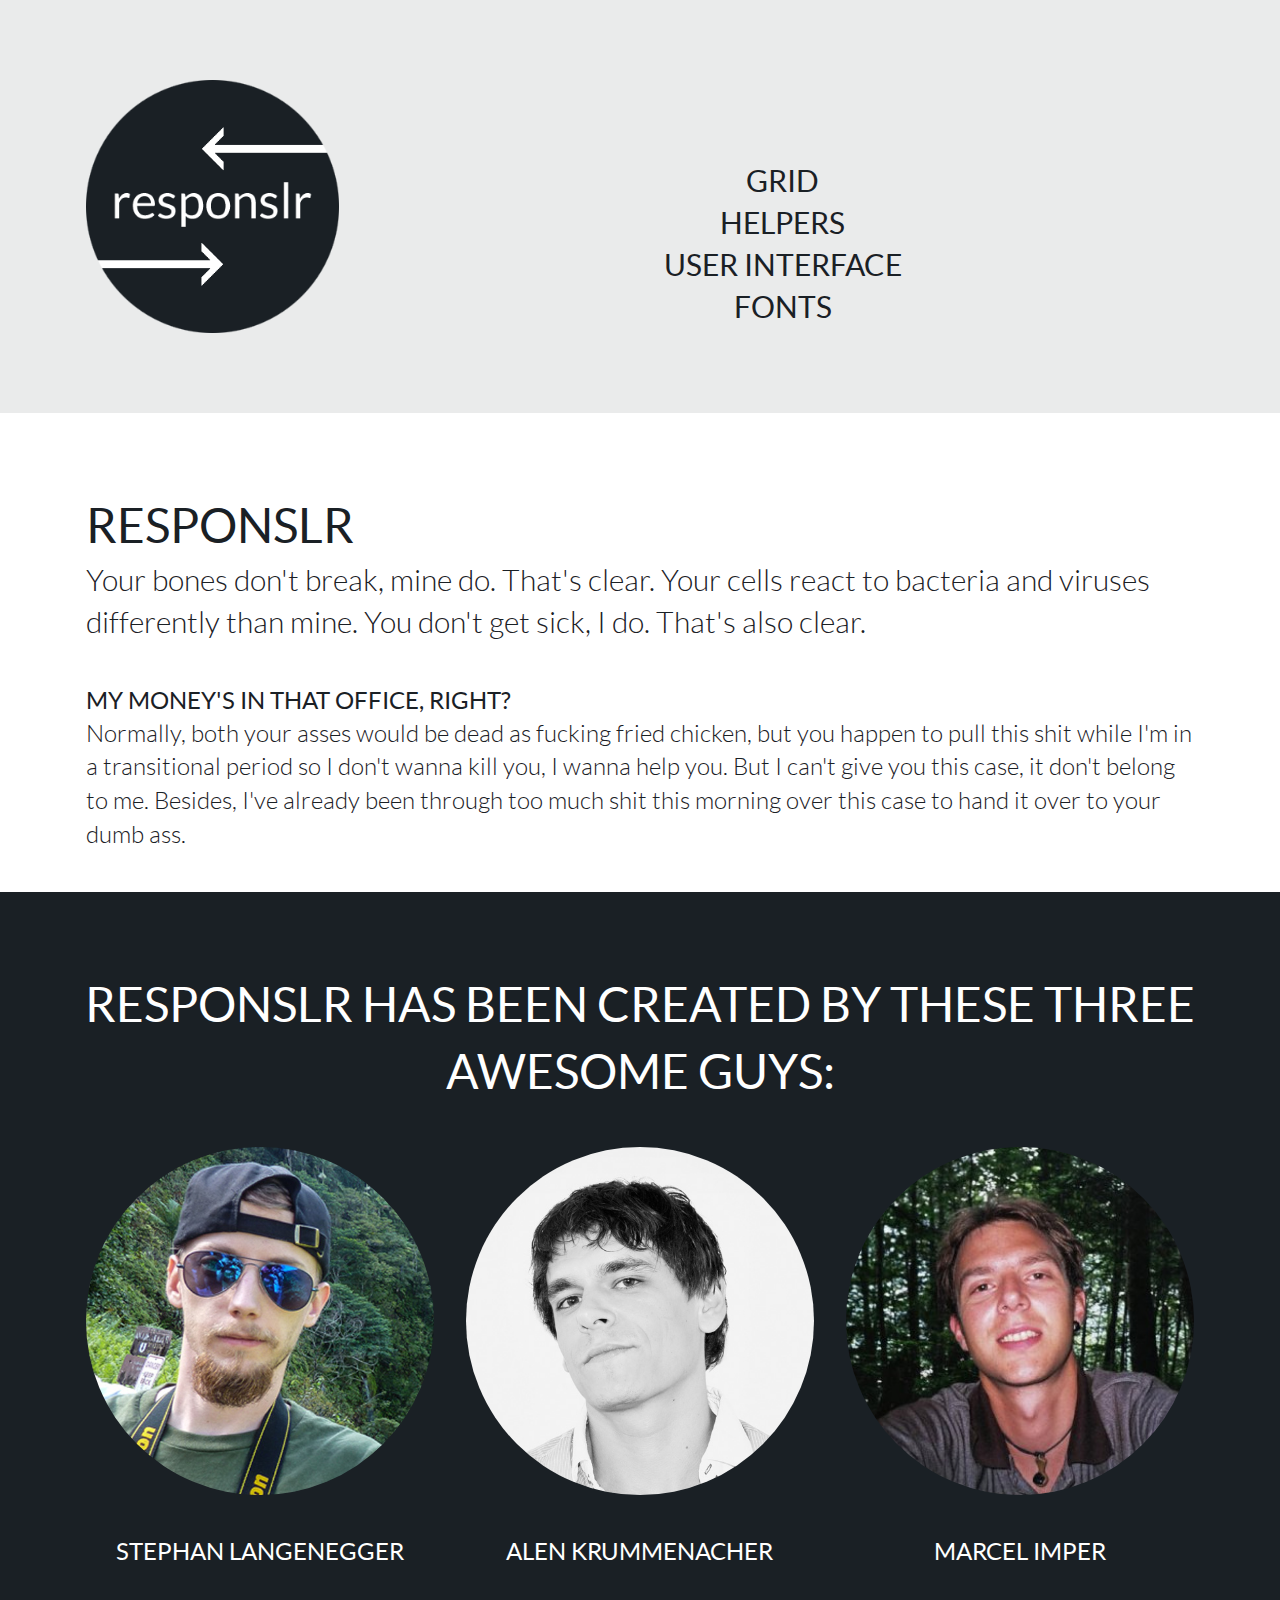
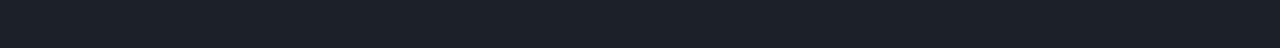
<file: index.html>
<!DOCTYPE html>

<html lang="de">
	<head>
		<title>MASTER - Responslr</title>
		<meta http-equiv="content-type" content="text/html; charset=utf-8" />
		<meta name="keywords" content="Responsive Framework" />
		<meta name="description" content="Responslr - Das Responsive Framework" />
		<!-- <meta name="robots" content="index,follow" /> -->
		<meta name="viewport" content="width=device-width, initial-scale=1, maximum-scale=1, user-scalable=no" />
		<link rel="icon" href="favicon.ico" type="image/x-icon" />
		<link rel="stylesheet" href="css/screen.css" media="screen" />
	</head>

	<body>
		<!-- HEADER -->
		<header id="page-top" class="bg-grey-light">

			<div class="container row h-center h-left-large">
				<!-- LOGO -->
				<a id="logo" class="column large-3 medium-3 small-3" href="index.html">
					<img src="img/logo-responslr.png" alt="Responslr Logo" />
				</a>

				<!-- NAVIGATION -->
				<nav id="main-navigation" class="column large-9 medium-6 small-4">
					<ul class="row h-right-xlarge h-center">
						<li class="column">
							<a href="grid.html">Grid</a>
						</li>
						<li class="column">
							<a href="helpers.html">Helpers</a>
						</li>
						<li class="column">
							<a href="user-interface.html">User Interface</a>
						</li>
						<li class="column">
							<a href="fonts.html">Fonts</a>
						</li>
					</ul>
				</nav>
			</div>

		</header>

		<!-- CONTENT -->
		<section id="content">
			<div class="container row">

				<div class="column large-12 medium-6 small-4">
					<h1>Responslr</h1>

					<p class="intro">
						Your bones don't break, mine do. That's clear. Your cells react to bacteria and viruses differently than mine. You don't get sick, I do. That's also clear.
					</p>

					<!-- Columns -->
					<h2>My money's in that office, right?</h2>
					<p>
						Normally, both your asses would be dead as fucking fried chicken, but you happen to pull this shit while I'm in a transitional period so I don't wanna kill you, I wanna help you. But I can't give you this case, it don't belong to me. Besides, I've already been through too much shit this morning over this case to hand it over to your dumb ass.
					</p>
				</div>

			</div>
		</section>

		<!-- FOOTER -->
		<footer class="bg-black text-white">
			<div class="container h-center">
				<h1>Responslr has been created by these three awesome guys:</h1>

				<div class="row">
					<div class="column large-4 medium-2 small-3">
						<div class="portrait aspect-ratio-1-1">
							<div class="aspect-ratio-content circle">
								<img src="img/webentwickler-stephan-langenegger.jpg" alt="Webentwickler - Stephan Langenegger" />
							</div>
						</div>
						<h2>Stephan Langenegger</h2>
					</div>

					<div class="column large-4 medium-2 small-3">
						<div class="portrait aspect-ratio-1-1">
							<div class="aspect-ratio-content circle">
								<img src="img/webentwickler-alen-krummenacher.jpg" alt="Webentwickler - Alen Krummenacher" />
							</div>
						</div>
						<h2>Alen Krummenacher</h2>
					</div>

					<div class="column large-4 medium-2 small-3">
						<div class="portrait aspect-ratio-1-1">
							<div class="aspect-ratio-content circle">
								<img src="img/webentwickler-marcel-imper.jpg" alt="Webentwickler - Marcel Imper" />
							</div>
						</div>
						<h2>Marcel Imper</h2>
					</div>
				</div>
			</div>
		</footer>

		<script type="text/javascript" src="responslr/js/jquery.min.js"></script><!--  async="async" -->
		<script type="text/javascript" src="responslr/js/responslr-core.js"></script><!--  async="async" -->
		<script type="text/javascript" src="responslr/js/responslr-grid.js"></script><!--  async="async" -->
		<script type="text/javascript" src="js/main.js"></script><!--  async="async" -->
	</body>
</html>
</file>
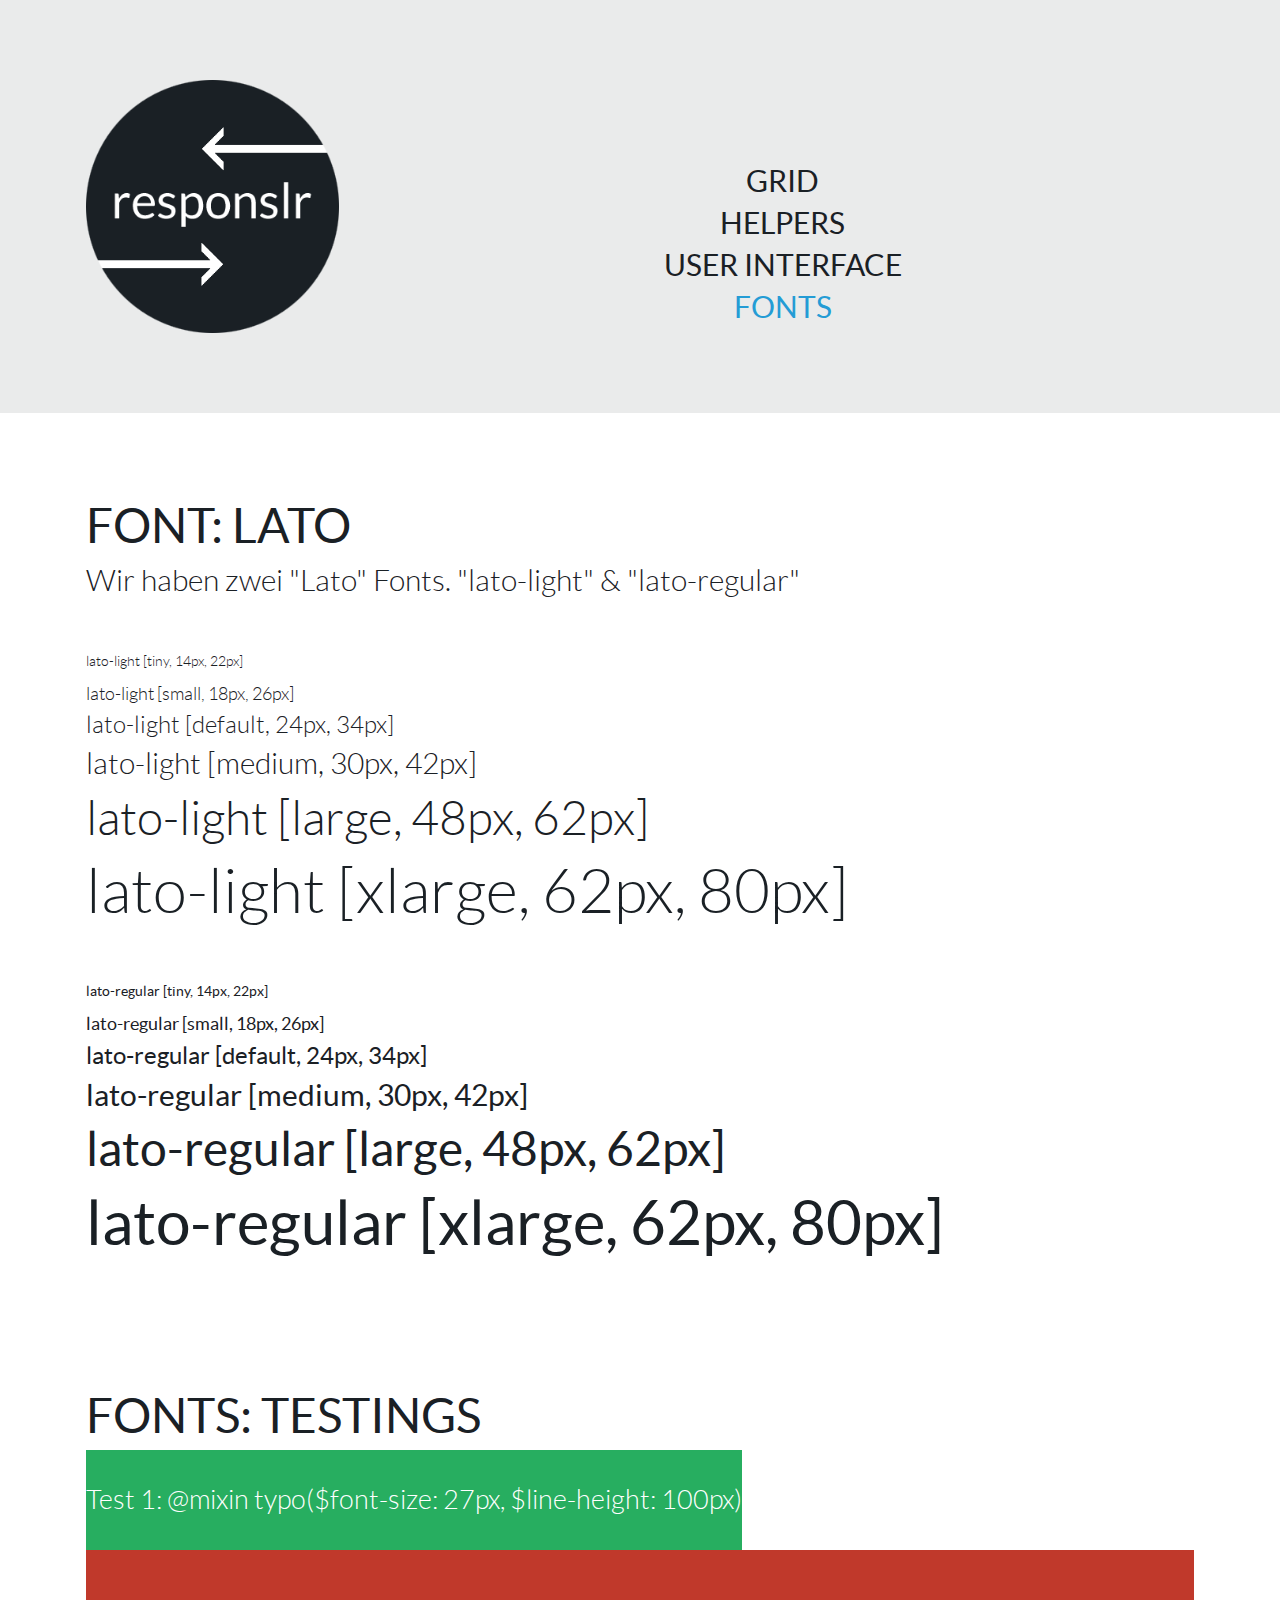
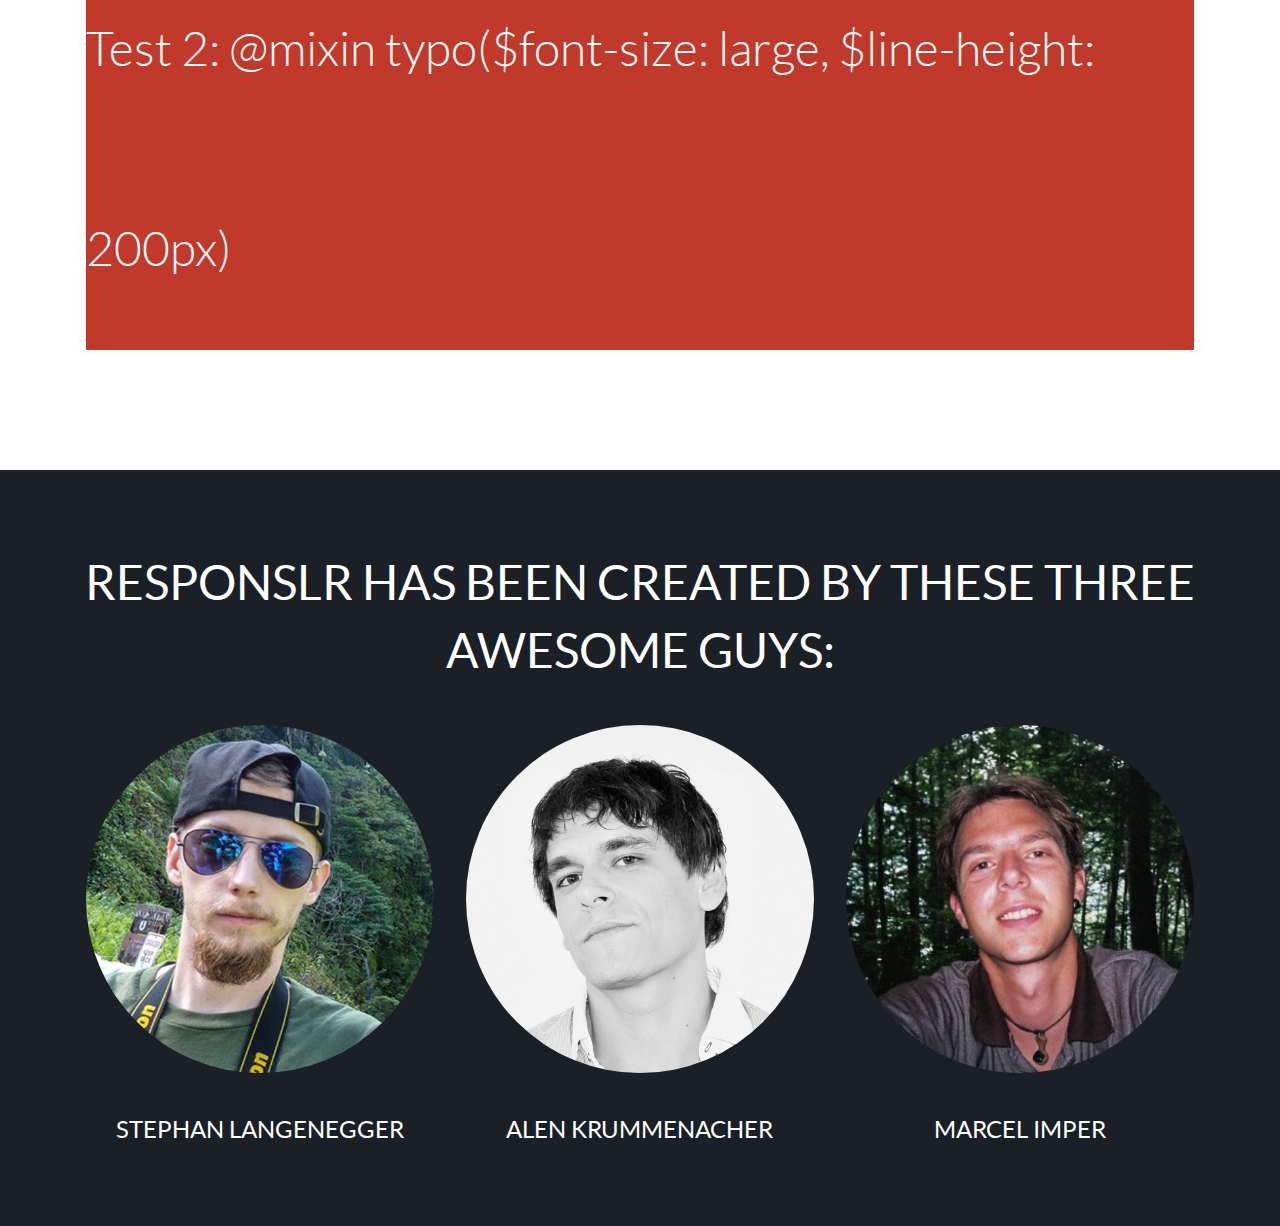
<file: fonts.html>
<!DOCTYPE html>

<html lang="de">
	<head>
		<title>MASTER Fonts - Responslr</title>
		<meta http-equiv="content-type" content="text/html; charset=utf-8" />
		<meta name="keywords" content="Responsive Framework" />
		<meta name="description" content="Responslr - Das Responsive Framework" />
		<!-- <meta name="robots" content="index,follow" /> -->
		<meta name="viewport" content="width=device-width, initial-scale=1, maximum-scale=1, user-scalable=no" />
		<link rel="icon" href="favicon.ico" type="image/x-icon" />
		<link rel="stylesheet" href="css/screen.css" media="screen" />
	</head>

	<body>
		<!-- HEADER -->
		<header id="page-top" class="bg-grey-light">

			<div class="container row h-center h-left-large">
				<!-- LOGO -->
				<a id="logo" class="column large-3 medium-3 small-3" href="index.html">
					<img src="img/logo-responslr.png" alt="Responslr Logo" />
				</a>

				<!-- NAVIGATION -->
				<nav id="main-navigation" class="column large-9 medium-6 small-4">
					<ul class="row h-right-xlarge h-center">
						<li class="column">
							<a href="grid.html">Grid</a>
						</li>
						<li class="column">
							<a href="helpers.html">Helpers</a>
						</li>
						<li class="column">
							<a href="user-interface.html">User Interface</a>
						</li>
						<li class="column active">
							<a href="fonts.html">Fonts</a>
						</li>
					</ul>
				</nav>
			</div>

		</header>

		<!-- CONTENT -->
		<section id="content">
			<div class="container row">

				<article class="column large-12 medium-6 small-4">
					<h1>Font: Lato</h1>

					<p class="intro">
						Wir haben zwei "Lato" Fonts. "lato-light" &amp; "lato-regular"
					</p>

					<p>
						<span class="font-size-tiny">lato-light [tiny, 14px, 22px]</span><br />
						<span class="font-size-small">lato-light [small, 18px, 26px]</span><br />
						<span class="font-size-default">lato-light [default, 24px, 34px]</span><br />
						<span class="font-size-medium">lato-light [medium, 30px, 42px]</span><br />
						<span class="font-size-large">lato-light [large, 48px, 62px]</span><br />
						<span class="font-size-xlarge">lato-light [xlarge, 62px, 80px]</span><br />
					</p>

					<p>
						<span class="font-family-lato-regular font-size-tiny">lato-regular [tiny, 14px, 22px]</span><br />
						<span class="font-family-lato-regular font-size-small">lato-regular [small, 18px, 26px]</span><br />
						<span class="font-family-lato-regular font-size-default">lato-regular [default, 24px, 34px]</span><br />
						<span class="font-family-lato-regular font-size-medium">lato-regular [medium, 30px, 42px]</span><br />
						<span class="font-family-lato-regular font-size-large">lato-regular [large, 48px, 62px]</span><br />
						<span class="font-family-lato-regular font-size-xlarge">lato-regular [xlarge, 62px, 80px]</span><br />
					</p>

				</article>

			</div>

			<div class="container row">

				<!-- <article class="column large-12 medium-6 small-4">
					<h1>Font: Arial</h1>

					<p class="intro">
						Wir haben vier "Arial" Fonts. Arial, ArialBold, ArialItalic &amp; ArialBoldItalic
					</p>

					<p>
						<span class="font-family-Arial font-size-tiny">Arial [tiny, 14px, 22px]</span><br />
						<span class="font-family-Arial font-size-small">Arial [small, 18px, 26px]</span><br />
						<span class="font-family-Arial font-size-default">Arial [default, 24px, 34px]</span><br />
						<span class="font-family-Arial font-size-medium">Arial [medium, 30px, 42px]</span><br />
						<span class="font-family-Arial font-size-large">Arial [large, 48px, 62px]</span><br />
						<span class="font-family-Arial font-size-xlarge">Arial [xlarge, 62px, 80px]</span><br />
					</p>

					<p>
						<span class="font-family-ArialBold font-size-tiny">ArialBold [tiny, 14px, 22px, bold]</span><br />
						<span class="font-family-ArialBold font-size-small">ArialBold [small, 18px, 26px, bold]</span><br />
						<span class="font-family-ArialBold font-size-default">ArialBold [default, 24px, 34px, bold]</span><br />
						<span class="font-family-ArialBold font-size-medium">ArialBold [medium, 30px, 42px, bold]</span><br />
						<span class="font-family-ArialBold font-size-large">ArialBold [large, 48px, 62px, bold]</span><br />
						<span class="font-family-ArialBold font-size-xlarge">ArialBold [xlarge, 62px, 80px, bold]</span><br />
					</p>

					<p>
						<span class="font-family-ArialItalic font-size-tiny">ArialItalic [tiny, 14px, 22px, italic]</span><br />
						<span class="font-family-ArialItalic font-size-small">ArialItalic [small, 18px, 26px, italic]</span><br />
						<span class="font-family-ArialItalic font-size-default">ArialItalic [default, 24px, 34px, italic]</span><br />
						<span class="font-family-ArialItalic font-size-medium">ArialItalic [medium, 30px, 42px, italic]</span><br />
						<span class="font-family-ArialItalic font-size-large">ArialItalic [large, 48px, 62px, italic]</span><br />
						<span class="font-family-ArialItalic font-size-xlarge">ArialItalic [xlarge, 62px, 80px, italic]</span><br />
					</p>

					<p>
						<span class="font-family-ArialBoldItalic font-size-tiny">ArialBoldItalic [tiny, 14px, 22px, bold, italic]</span><br />
						<span class="font-family-ArialBoldItalic font-size-small">ArialBoldItalic [small, 18px, 26px, bold, italic]</span><br />
						<span class="font-family-ArialBoldItalic font-size-default">ArialBoldItalic [default, 24px, 34px, bold, italic]</span><br />
						<span class="font-family-ArialBoldItalic font-size-medium">ArialBoldItalic [medium, 30px, 42px, bold, italic]</span><br />
						<span class="font-family-ArialBoldItalic font-size-large">ArialBoldItalic [large, 48px, 62px, bold, italic]</span><br />
						<span class="font-family-ArialBoldItalic font-size-xlarge">ArialBoldItalic [xlarge, 62px, 80px, bold, italic]</span><br />
					</p>

				</article> -->

				<article class="column large-12 medium-6 small-4">
					<h1>Fonts: Testings</h1>

					<p>
						<span class="bg-green text-white font-test-1">Test 1: @mixin typo($font-size: 27px, $line-height: 100px)</span><br />
						<span class="bg-red text-white font-test-2">Test 2: @mixin typo($font-size: large, $line-height: 200px)</span>
					</p>
				</article>

			</div>
		</section>

		<!-- FOOTER -->
		<footer class="bg-black text-white">
			<div class="container h-center">
				<h1>Responslr has been created by these three awesome guys:</h1>

				<div class="row">
					<div class="column large-4 medium-2 small-3">
						<div class="portrait aspect-ratio-1-1">
							<div class="aspect-ratio-content circle">
								<img src="img/webentwickler-stephan-langenegger.jpg" alt="Webentwickler - Stephan Langenegger" />
							</div>
						</div>
						<h2>Stephan Langenegger</h2>
					</div>

					<div class="column large-4 medium-2 small-3">
						<div class="portrait aspect-ratio-1-1">
							<div class="aspect-ratio-content circle">
								<img src="img/webentwickler-alen-krummenacher.jpg" alt="Webentwickler - Alen Krummenacher" />
							</div>
						</div>
						<h2>Alen Krummenacher</h2>
					</div>

					<div class="column large-4 medium-2 small-3">
						<div class="portrait aspect-ratio-1-1">
							<div class="aspect-ratio-content circle">
								<img src="img/webentwickler-marcel-imper.jpg" alt="Webentwickler - Marcel Imper" />
							</div>
						</div>
						<h2>Marcel Imper</h2>
					</div>
				</div>
			</div>
		</footer>

		<script type="text/javascript" src="responslr/js/jquery.min.js"></script><!--  async="async" -->
		<script type="text/javascript" src="responslr/js/responslr-core.js"></script><!--  async="async" -->
		<script type="text/javascript" src="responslr/js/responslr-grid.js"></script><!--  async="async" -->
		<script type="text/javascript" src="js/main.js"></script><!--  async="async" -->
	</body>
</html>
</file>
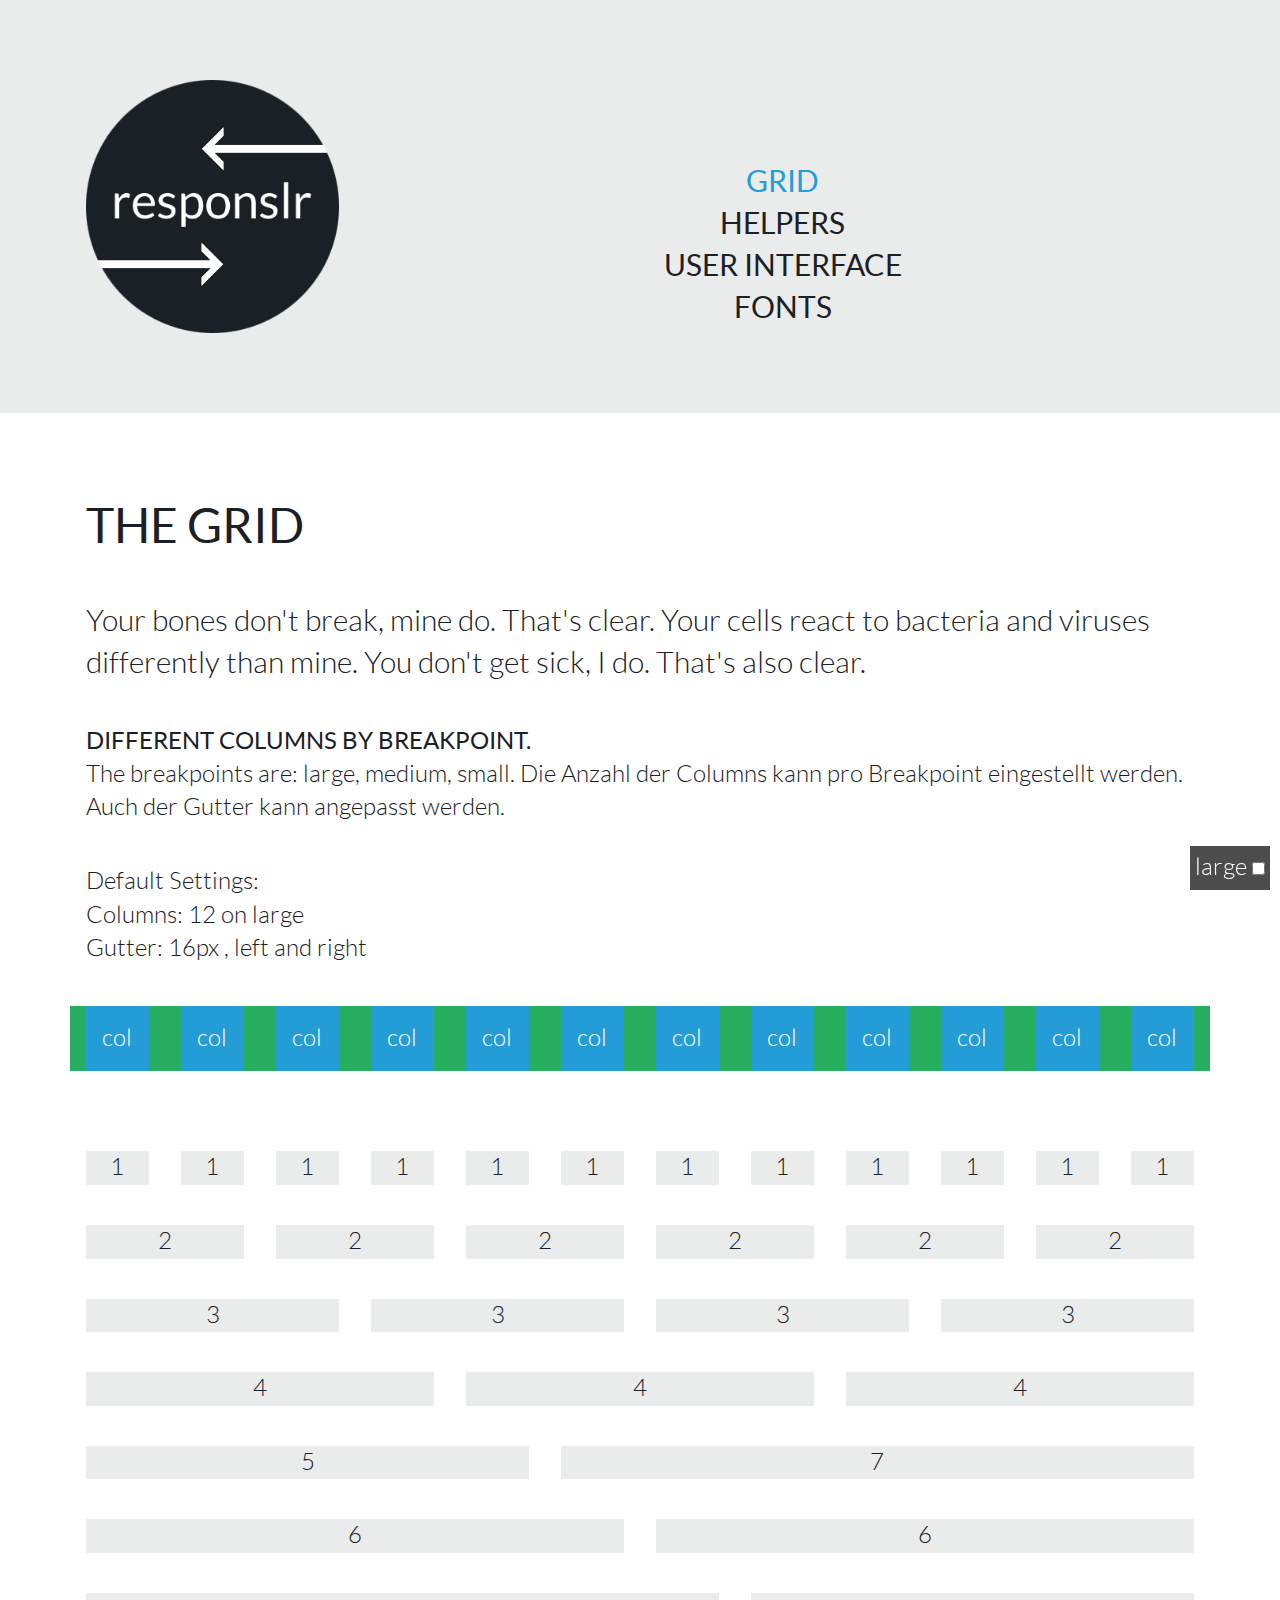
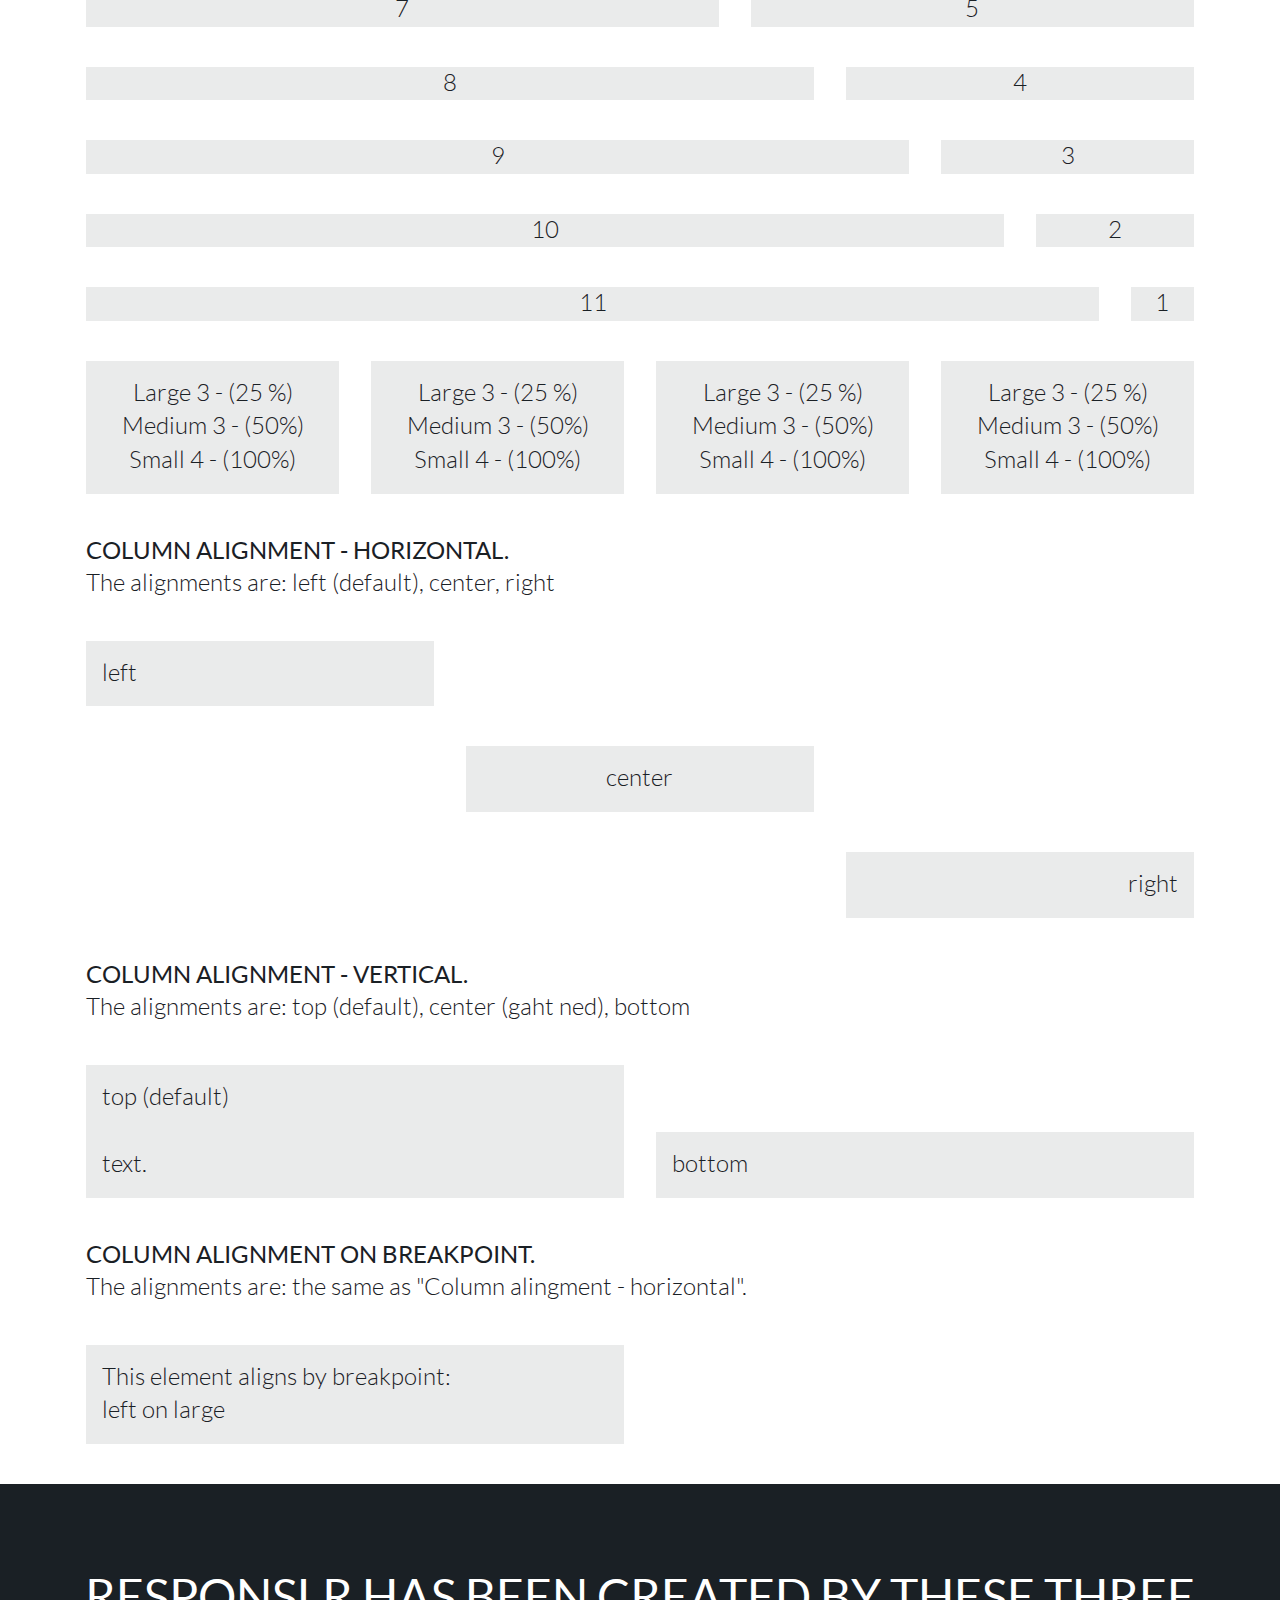
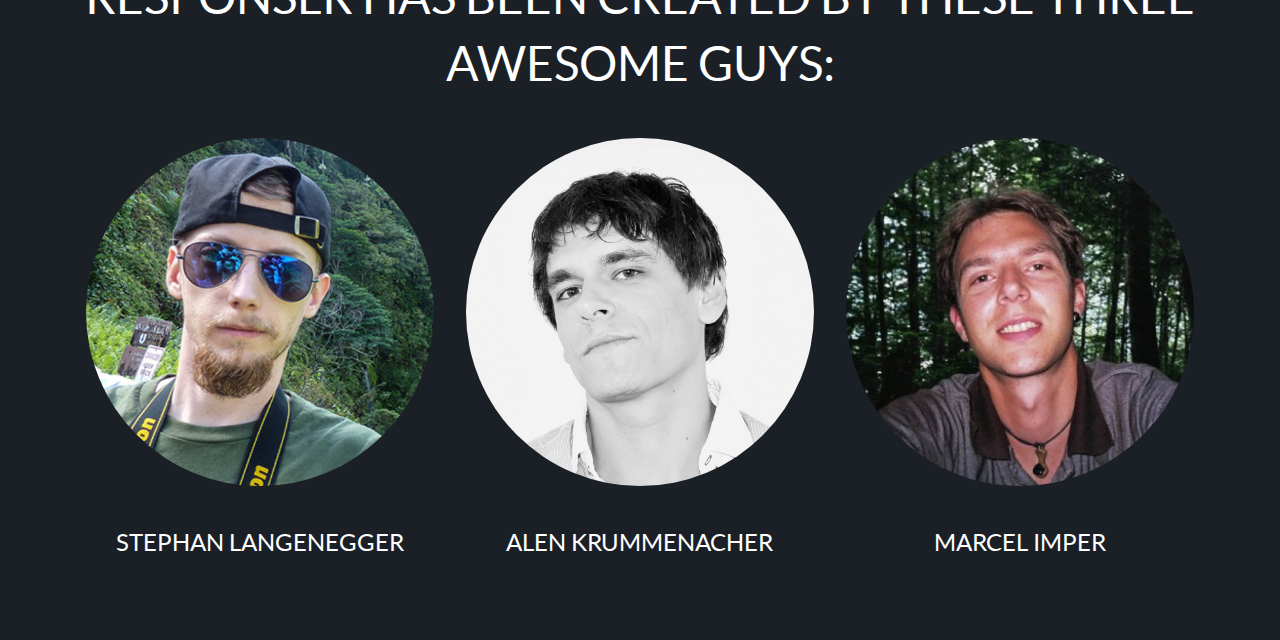
<file: grid.html>
<!DOCTYPE html>

<html lang="de">
	<head>
		<title>MASTER Grid - Responslr</title>
		<meta http-equiv="content-type" content="text/html; charset=utf-8" />
		<meta name="keywords" content="Responsive Framework" />
		<meta name="description" content="Responslr - Das Responsive Framework" />
		<!-- <meta name="robots" content="index,follow" /> -->
		<meta name="viewport" content="width=device-width, initial-scale=1, maximum-scale=1, user-scalable=no" />
		<link rel="icon" href="favicon.ico" type="image/x-icon" />
		<link rel="stylesheet" href="css/screen.css" media="screen" />
	</head>

	<body>
		<!-- HEADER -->
		<header id="page-top" class="bg-grey-light">

			<div class="container row h-center h-left-large">
				<!-- LOGO -->
				<a id="logo" class="column large-3 medium-3 small-3" href="index.html">
					<img src="img/logo-responslr.png" alt="Responslr Logo" />
				</a>

				<!-- NAVIGATION -->
				<nav id="main-navigation" class="column large-9 medium-6 small-4">
					<ul class="row h-right-xlarge h-center">
						<li class="column active">
							<a href="grid.html">Grid</a>
						</li>
						<li class="column">
							<a href="helpers.html">Helpers</a>
						</li>
						<li class="column">
							<a href="user-interface.html">User Interface</a>
						</li>
						<li class="column">
							<a href="fonts.html">Fonts</a>
						</li>
					</ul>
				</nav>
			</div>

		</header>

		<!-- CONTENT -->
		<section id="content">
			<div class="container row">

				<div class="column large-12 medium-6 small-4">
					<h1>The Grid</h1>

					<p class="test-min-width">

					</p>

					<p class="test-max-width">

					</p>

					<p class="test-columns">

					</p>

					<p class="test-gutter">

					</p>

					<p class="text-name">

					</p>

					<p class="intro">
						Your bones don't break, mine do. That's clear. Your cells react to bacteria and viruses differently than mine. You don't get sick, I do. That's also clear.
					</p>

					<!-- Columns -->
					<h2>Different columns by breakpoint.</h2>
					<p>The breakpoints are: large, medium, small. Die Anzahl der Columns kann pro Breakpoint eingestellt werden. Auch der Gutter kann angepasst werden.</p>

					<p>
						Default Settings:<br />
						Columns:
						<span class="hide-medium-down">
							12 on large<br />
							Gutter: 16px
						</span>
						<span class="show-medium">
							6 on medium<br />
							Gutter: 12px
						</span>
						<span class="hide-medium-up">
							4 columns on small<br />
							Gutter: 10px
						</span>
						, left and right
					</p>

					<div class="row bg-green spacing-bottom-default">
						<div class="column large-1 medium-1 small-1">
							<p class="box bg-blue text-white h-center spacing-bottom-none">col</p>
						</div>
						<div class="column large-1 medium-1 small-1">
							<p class="box bg-blue text-white h-center spacing-bottom-none">col</p>
						</div>
						<div class="column large-1 medium-1 small-1">
							<p class="box bg-blue text-white h-center spacing-bottom-none">col</p>
						</div>
						<div class="column large-1 medium-1 small-1">
							<p class="box bg-blue text-white h-center spacing-bottom-none">col</p>
						</div>
						<div class="column large-1 medium-1 hide-small">
							<p class="box bg-blue text-white h-center spacing-bottom-none">col</p>
						</div>
						<div class="column large-1 medium-1 hide-small">
							<p class="box bg-blue text-white h-center spacing-bottom-none">col</p>
						</div>
						<div class="column large-1 hide-medium-down">
							<p class="box bg-blue text-white h-center spacing-bottom-none">col</p>
						</div>
						<div class="column large-1 hide-medium-down">
							<p class="box bg-blue text-white h-center spacing-bottom-none">col</p>
						</div>
						<div class="column large-1 hide-medium-down">
							<p class="box bg-blue text-white h-center spacing-bottom-none">col</p>
						</div>
						<div class="column large-1 hide-medium-down">
							<p class="box bg-blue text-white h-center spacing-bottom-none">col</p>
						</div>
						<div class="column large-1 hide-medium-down">
							<p class="box bg-blue text-white h-center spacing-bottom-none">col</p>
						</div>
						<div class="column large-1 hide-medium-down">
							<p class="box bg-blue text-white h-center spacing-bottom-none">col</p>
						</div>
					</div>

					<div class="row">
						<div class="column large-1">
							<p class="bg-grey-light h-center">1</p>
						</div>
						<div class="column large-1">
							<p class="bg-grey-light h-center">1</p>
						</div>
						<div class="column large-1">
							<p class="bg-grey-light h-center">1</p>
						</div>
						<div class="column large-1">
							<p class="bg-grey-light h-center">1</p>
						</div>
						<div class="column large-1">
							<p class="bg-grey-light h-center">1</p>
						</div>
						<div class="column large-1">
							<p class="bg-grey-light h-center">1</p>
						</div>
						<div class="column large-1">
							<p class="bg-grey-light h-center">1</p>
						</div>
						<div class="column large-1">
							<p class="bg-grey-light h-center">1</p>
						</div>
						<div class="column large-1">
							<p class="bg-grey-light h-center">1</p>
						</div>
						<div class="column large-1">
							<p class="bg-grey-light h-center">1</p>
						</div>
						<div class="column large-1">
							<p class="bg-grey-light h-center">1</p>
						</div>
						<div class="column large-1">
							<p class="bg-grey-light h-center">1</p>
						</div>
					</div>

					<div class="row">
						<div class="column large-2">
							<p class="bg-grey-light h-center">2</p>
						</div>
						<div class="column large-2">
							<p class="bg-grey-light h-center">2</p>
						</div>
						<div class="column large-2">
							<p class="bg-grey-light h-center">2</p>
						</div>
						<div class="column large-2">
							<p class="bg-grey-light h-center">2</p>
						</div>
						<div class="column large-2">
							<p class="bg-grey-light h-center">2</p>
						</div>
						<div class="column large-2">
							<p class="bg-grey-light h-center">2</p>
						</div>
					</div>

					<div class="row">
						<div class="column large-3">
							<p class="bg-grey-light h-center">3</p>
						</div>
						<div class="column large-3">
							<p class="bg-grey-light h-center">3</p>
						</div>
						<div class="column large-3">
							<p class="bg-grey-light h-center">3</p>
						</div>
						<div class="column large-3">
							<p class="bg-grey-light h-center">3</p>
						</div>
					</div>

					<div class="row">
						<div class="column large-4">
							<p class="bg-grey-light h-center">4</p>
						</div>
						<div class="column large-4">
							<p class="bg-grey-light h-center">4</p>
						</div>
						<div class="column large-4">
							<p class="bg-grey-light h-center">4</p>
						</div>
					</div>

					<div class="row">
						<div class="column large-5">
							<p class="bg-grey-light h-center">5</p>
						</div>
						<div class="column large-7">
							<p class="bg-grey-light h-center">7</p>
						</div>
					</div>

					<div class="row h-center">
						<div class="column large-6">
							<p class="bg-grey-light h-center">6</p>
						</div>
						<div class="column large-6">
							<p class="bg-grey-light h-center">6</p>
						</div>
					</div>

					<div class="row">
						<div class="column large-7">
							<p class="bg-grey-light h-center">7</p>
						</div>
						<div class="column large-5">
							<p class="bg-grey-light h-center">5</p>
						</div>
					</div>

					<div class="row">
						<div class="column large-8">
							<p class="bg-grey-light h-center">8</p>
						</div>
						<div class="column large-4">
							<p class="bg-grey-light h-center">4</p>
						</div>
					</div>

					<div class="row">
						<div class="column large-9">
							<p class="bg-grey-light h-center">9</p>
						</div>
						<div class="column large-3">
							<p class="bg-grey-light h-center">3</p>
						</div>
					</div>

					<div class="row">
						<div class="column large-10">
							<p class="bg-grey-light h-center">10</p>
						</div>
						<div class="column large-2">
							<p class="bg-grey-light h-center">2</p>
						</div>
					</div>

					<div class="row">
						<div class="column large-11">
							<p class="bg-grey-light h-center">11</p>
						</div>
						<div class="column large-1">
							<p class="bg-grey-light h-center">1</p>
						</div>
					</div>

					<div class="row">
						<div class="column large-3 medium-3 small-4">
							<p class="box bg-grey-light h-center">
								Large 3 - (25 %)<br />
								Medium 3 - (50%)<br />
								Small 4 - (100%)
							</p>
						</div>
						<div class="column large-3 medium-3 small-4">
							<p class="box bg-grey-light h-center">
								Large 3 - (25 %)<br />
								Medium 3 - (50%)<br />
								Small 4 - (100%)
							</p>
						</div>
						<div class="column large-3 medium-3 small-4">
							<p class="box bg-grey-light h-center">
								Large 3 - (25 %)<br />
								Medium 3 - (50%)<br />
								Small 4 - (100%)
							</p>
						</div>
						<div class="column large-3 medium-3 small-4">
							<p class="box bg-grey-light h-center">
								Large 3 - (25 %)<br />
								Medium 3 - (50%)<br />
								Small 4 - (100%)
							</p>
						</div>
					</div>

					<!-- Columns Alignment -->
					<h2>Column alignment - horizontal.</h2>
					<p>The alignments are: left (default), center, right</p>

					<div class="row h-left">
						<div class="column large-4 medium-3 small-2">
							<p class="box bg-grey-light">
								left
							</p>
						</div>
					</div>

					<div class="row h-center">
						<div class="column large-4 medium-3 small-2">
							<p class="box bg-grey-light">
								center
							</p>
						</div>
					</div>

					<div class="row h-right">
						<div class="column large-4 medium-3 small-2">
							<p class="box bg-grey-light">
								right
							</p>
						</div>
					</div>

					<h2>Column alignment - vertical.</h2>
					<p>The alignments are: top (default), center (gaht ned), bottom</p>

					<div class="row">
						<div class="column v-top large-6 medium-3 small-4">
							<p class="box bg-grey-light">
								top (default)<br />
								<br/>
								text.
							</p>
						</div>

						<div class="column v-bottom large-6 medium-3 small-4">
							<p class="box bg-grey-light">
								bottom
							</p>
						</div>
					</div>

					<h2>Column Alignment on breakpoint.</h2>
					<p>The alignments are: the same as "Column alingment - horizontal".</p>

					<div class="row h-left-large h-center-medium h-right-small">
						<div class="column large-6 medium-3 small-2">
							<p class="box bg-grey-light">
								<strong>This element aligns by breakpoint:</strong><br />
								<span class="hide-medium-down">left on large</span>
								<span class="hide-large hide-small">center on medium</span>
								<span class="hide-medium-up">right on small</span>
							</p>
						</div>
					</div>
				</div>

			</div>
		</section>

		<!-- FOOTER -->
		<footer class="bg-black text-white">
			<div class="container h-center">
				<h1>Responslr has been created by these three awesome guys:</h1>

				<div class="row">
					<div class="column large-4 medium-2 small-3">
						<div class="portrait aspect-ratio-1-1">
							<div class="aspect-ratio-content circle">
								<img src="img/webentwickler-stephan-langenegger.jpg" alt="Webentwickler - Stephan Langenegger" />
							</div>
						</div>
						<h2>Stephan Langenegger</h2>
					</div>

					<div class="column large-4 medium-2 small-3">
						<div class="portrait aspect-ratio-1-1">
							<div class="aspect-ratio-content circle">
								<img src="img/webentwickler-alen-krummenacher.jpg" alt="Webentwickler - Alen Krummenacher" />
							</div>
						</div>
						<h2>Alen Krummenacher</h2>
					</div>

					<div class="column large-4 medium-2 small-3">
						<div class="portrait aspect-ratio-1-1">
							<div class="aspect-ratio-content circle">
								<img src="img/webentwickler-marcel-imper.jpg" alt="Webentwickler - Marcel Imper" />
							</div>
						</div>
						<h2>Marcel Imper</h2>
					</div>
				</div>
			</div>
		</footer>

		<script type="text/javascript" src="responslr/js/jquery.min.js"></script><!--  async="async" -->
		<script type="text/javascript" src="responslr/js/responslr.core.js"></script><!--  async="async" -->
		<script type="text/javascript" src="responslr/js/responslr.grid.js"></script><!--  async="async" -->
		<script type="text/javascript" src="js/main.js"></script><!--  async="async" -->
	</body>
</html>
</file>
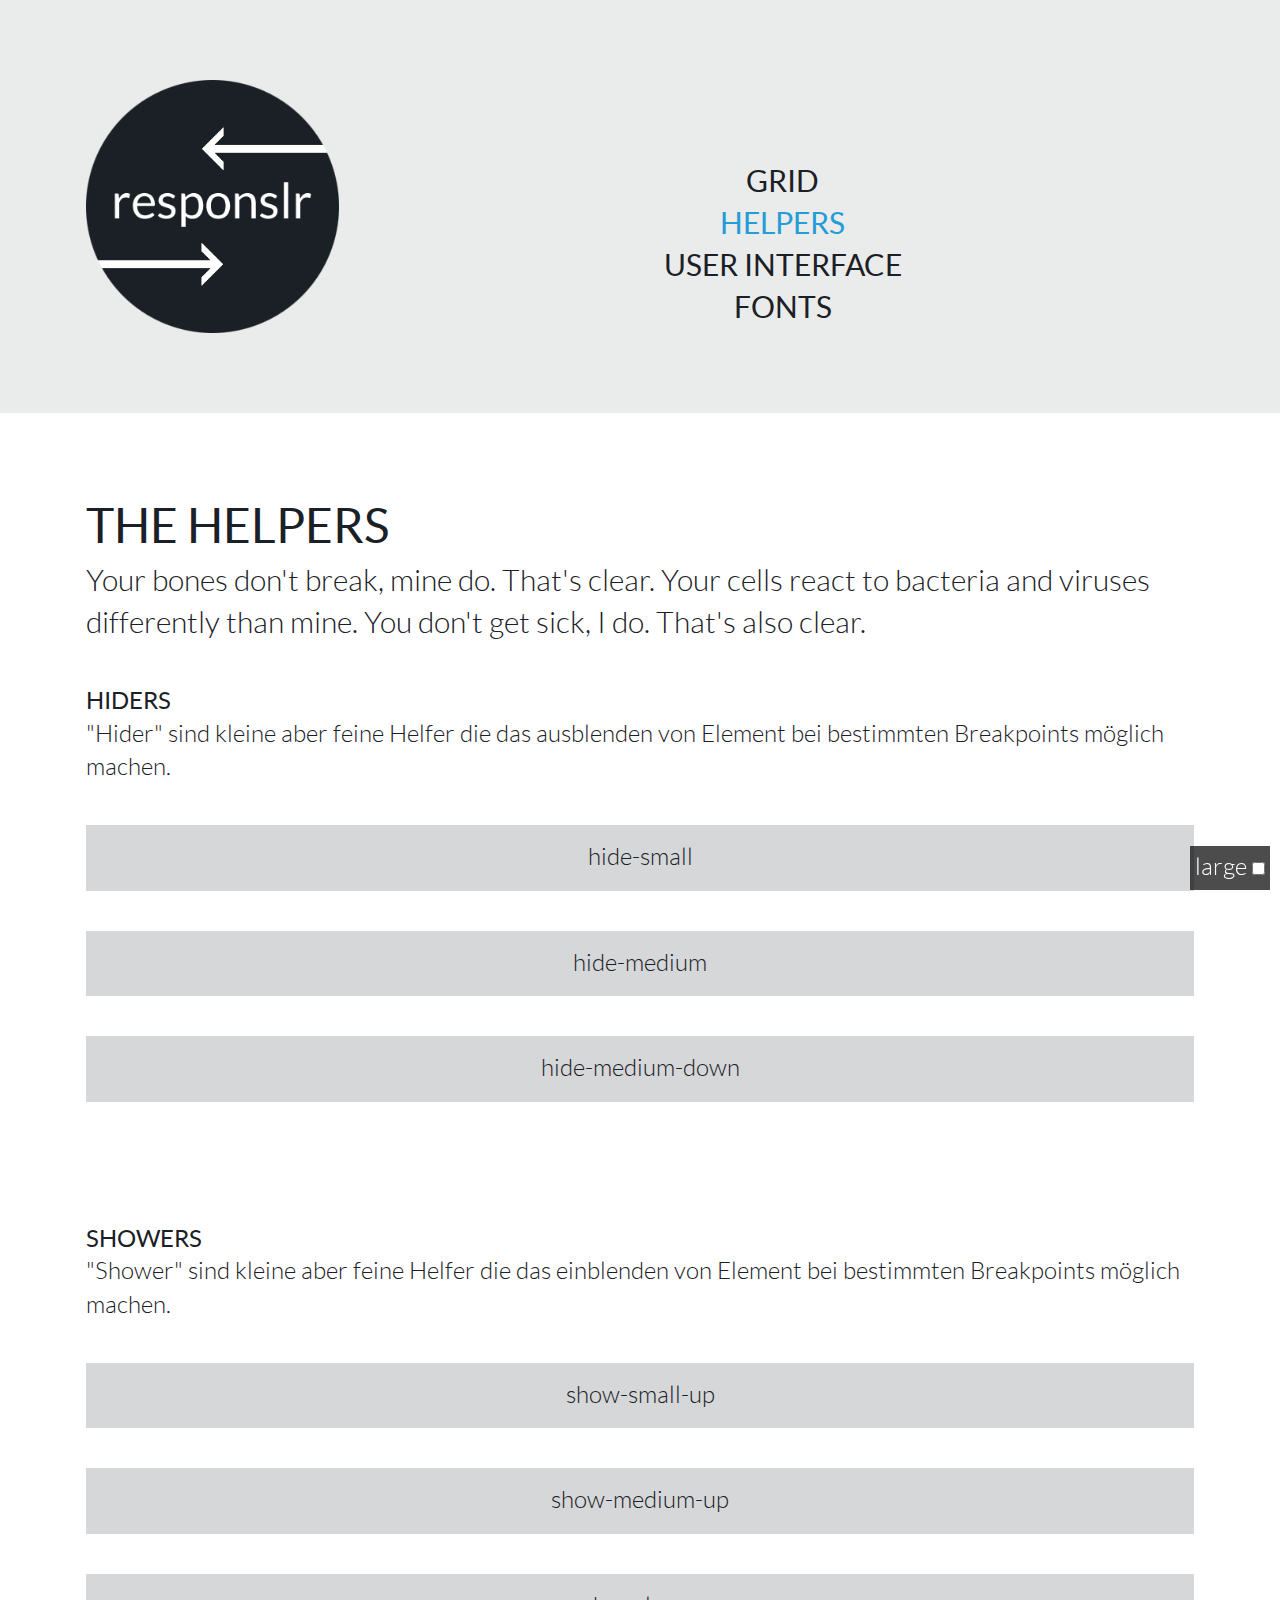
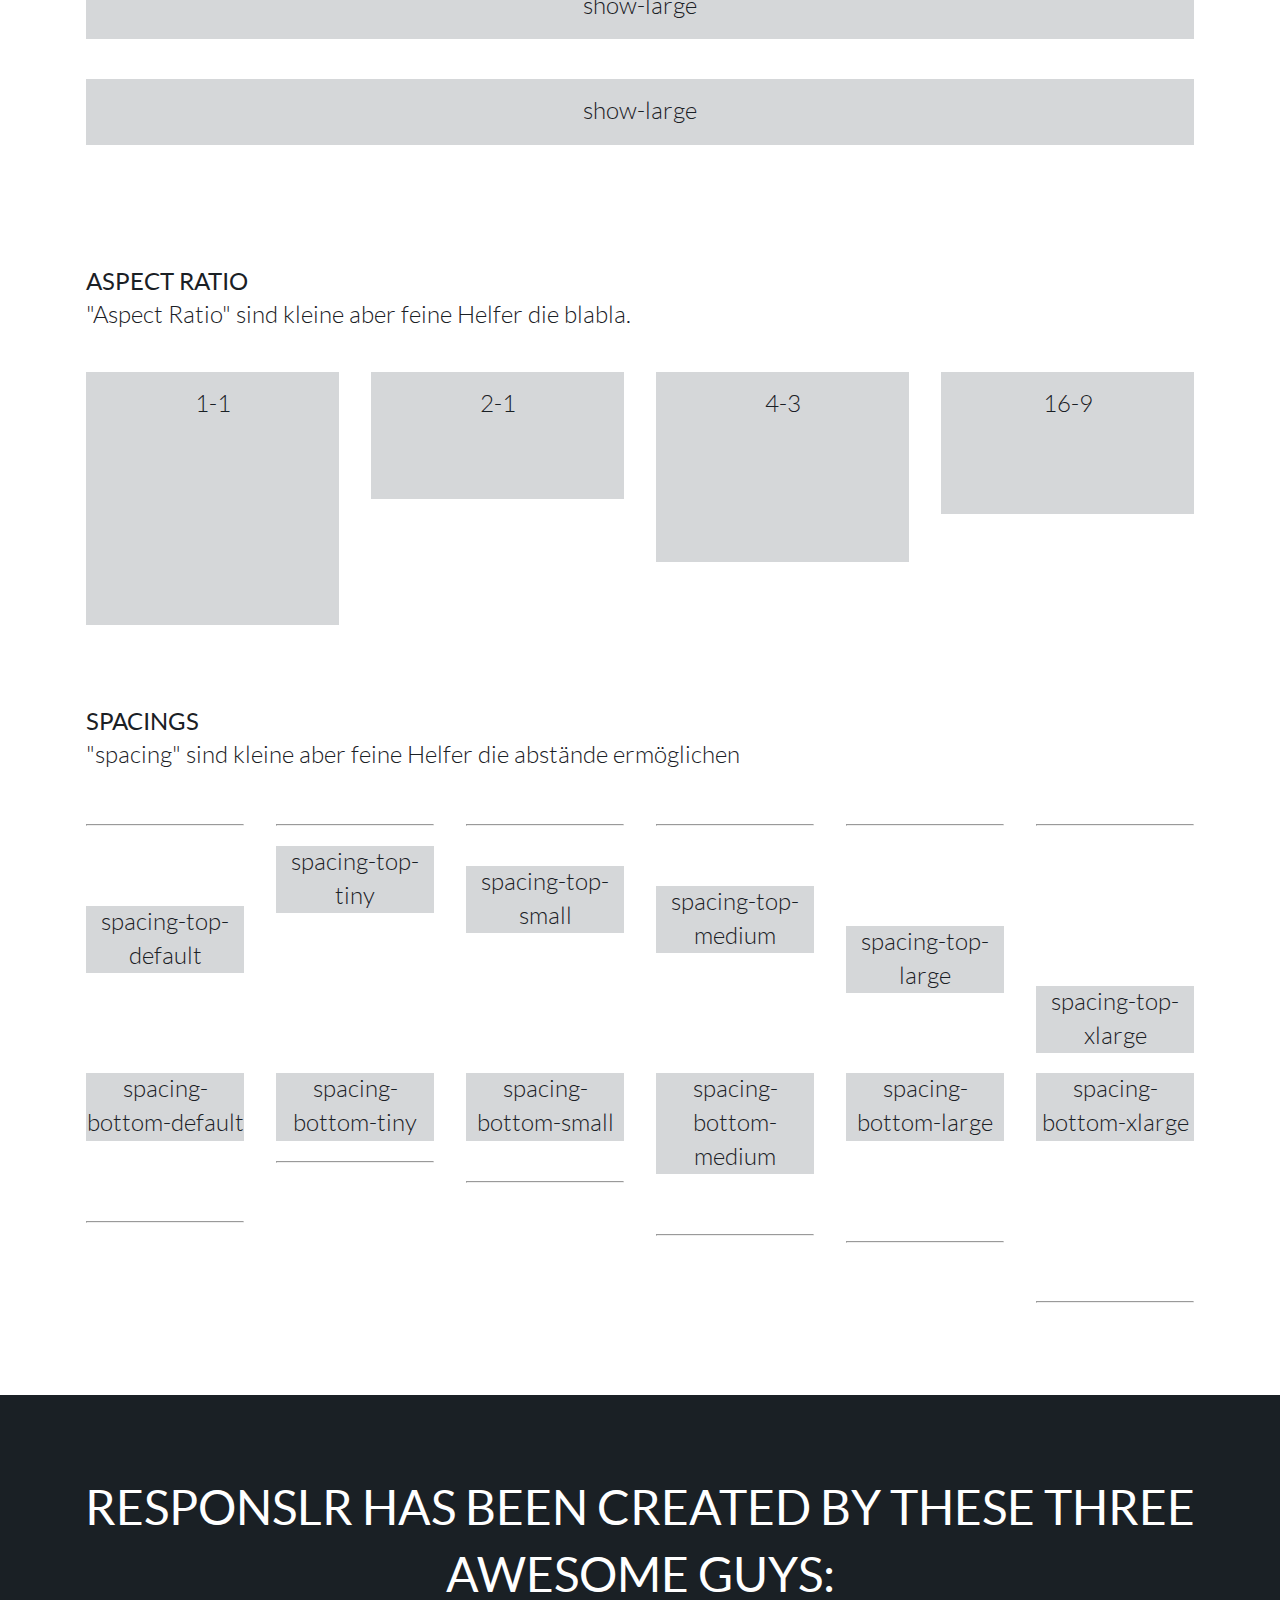
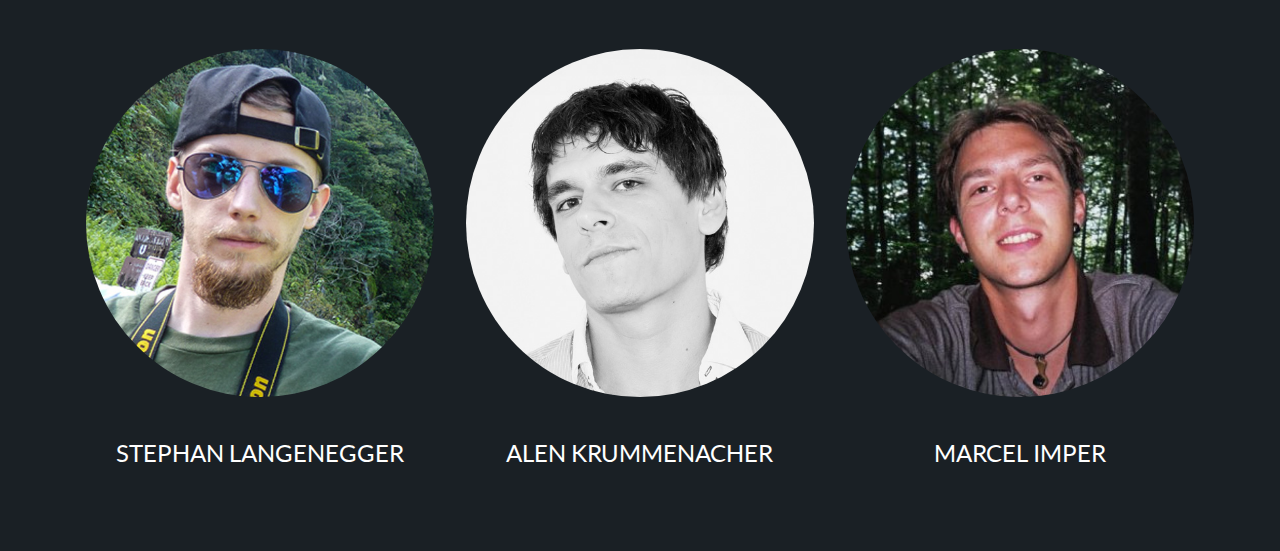
<file: helpers.html>
<!DOCTYPE html>

<html lang="de">
	<head>
		<title>MASTER Helpers - Responslr</title>
		<meta http-equiv="content-type" content="text/html; charset=utf-8" />
		<meta name="keywords" content="Responsive Framework" />
		<meta name="description" content="Responslr - Das Responsive Framework" />
		<!-- <meta name="robots" content="index,follow" /> -->
		<meta name="viewport" content="width=device-width, initial-scale=1, maximum-scale=1, user-scalable=no" />
		<link rel="icon" href="favicon.ico" type="image/x-icon" />
		<link rel="stylesheet" href="css/screen.css" media="screen" />
	</head>

	<body>
		<!-- HEADER -->
		<header id="page-top" class="bg-grey-light">

			<div class="container row h-center h-left-large">
				<!-- LOGO -->
				<a id="logo" class="column large-3 medium-3 small-3" href="index.html">
					<img src="img/logo-responslr.png" alt="Responslr Logo" />
				</a>

				<!-- NAVIGATION -->
				<nav id="main-navigation" class="column large-9 medium-6 small-4">
					<ul class="row h-right-xlarge h-center">
						<li class="column">
							<a href="grid.html">Grid</a>
						</li>
						<li class="column active">
							<a href="helpers.html">Helpers</a>
						</li>
						<li class="column">
							<a href="user-interface.html">User Interface</a>
						</li>
						<li class="column">
							<a href="fonts.html">Fonts</a>
						</li>
					</ul>
				</nav>
			</div>

		</header>

		<!-- CONTENT -->
		<section id="content">
			<div class="container row">

				<div class="column large-12 medium-6 small-4">
					<h1>The Helpers</h1>

					<p class="intro">
						Your bones don't break, mine do. That's clear. Your cells react to bacteria and viruses differently than mine. You don't get sick, I do. That's also clear.
					</p>

					<!-- Hiders -->
					<article>
						<h2>Hiders</h2>
						<p>"Hider" sind kleine aber feine Helfer die das ausblenden von Element bei bestimmten Breakpoints möglich machen.</p>

						<div class="row h-center">
							<div class="column large-12 hide-small">
								<p class="box bg-grey">hide-small</p>
							</div>

							<div class="column large-12 hide-small-up">
								<p class="box bg-grey">hide-small-up</p>
							</div>

							<div class="column large-12 hide-medium">
								<p class="box bg-grey">hide-medium</p>
							</div>

							<div class="column large-12 hide-medium-down">
								<p class="box bg-grey">hide-medium-down</p>
							</div>

							<div class="column large-12 hide-medium-up">
								<p class="box bg-grey">hide-medium-up</p>
							</div>

							<div class="column large-12 hide-large">
								<p class="box bg-grey">hide-large</p>
							</div>

							<div class="column large-12 hide-large">
								<p class="box bg-grey">hide-large</p>
							</div>
						</div>
					</article>

					<!-- Showers -->
					<article>
						<h2>Showers</h2>
						<p>"Shower" sind kleine aber feine Helfer die das einblenden von Element bei bestimmten Breakpoints möglich machen.</p>

						<div class="row h-center">
							<div class="column large-12 show-small">
								<p class="box bg-grey">show-small</p>
							</div>

							<div class="column large-12 show-small-up">
								<p class="box bg-grey">show-small-up</p>
							</div>

							<div class="column large-12 show-medium">
								<p class="box bg-grey">show-medium</p>
							</div>

							<div class="column large-12 show-medium-down">
								<p class="box bg-grey">show-medium-down</p>
							</div>

							<div class="column large-12 show-medium-up">
								<p class="box bg-grey">show-medium-up</p>
							</div>

							<div class="column large-12 show-large">
								<p class="box bg-grey">show-large</p>
							</div>

							<div class="column large-12 show-large">
								<p class="box bg-grey">show-large</p>
							</div>
						</div>
					</article>

					<!-- Aspect Ratio -->
					<article>
						<h2>Aspect Ratio</h2>
						<p>"Aspect Ratio" sind kleine aber feine Helfer die blabla.</p>

						<div class="row">
							<div class="column large-3 medium-3 small-2 aspect-ratio-1-1">
								<p class="aspect-ratio-content h-center bg-grey box">1-1</p>
							</div>

							<div class="column large-3 medium-3 small-2 aspect-ratio-2-1">
								<p class="aspect-ratio-content h-center bg-grey box">2-1</p>
							</div>

							<div class="column large-3 medium-3 small-2 h-center aspect-ratio-4-3">
								<p class="aspect-ratio-content h-center bg-grey box">4-3</p>
							</div>

							<div class="column large-3 medium-3 small-2 aspect-ratio-16-9">
								<p class="aspect-ratio-content h-center bg-grey box">16-9</p>
							</div>
						</div>
					</article>

					<!-- spacings -->
					<article>
						<h2>spacings</h2>
						<p>"spacing" sind kleine aber feine Helfer die abstände ermöglichen</p>

						<div class="row h-center spacing-bottom-tiny">
							<div class="column large-2 medium-3 small-2">
								<hr>
								<p class="spacing-top-test bg-grey spacing-top-default">spacing-top-default</p>
							</div>

							<div class="column large-2 medium-3 small-2">
								<hr>
								<p class="spacing-top-test bg-grey spacing-top-tiny">spacing-top-tiny</p>
							</div>

							<div class="column large-2 medium-3 small-2">
								<hr>
								<p class="spacing-top-test bg-grey spacing-top-small">spacing-top-small</p>
							</div>

							<div class="column large-2 medium-3 small-2">
								<hr>
								<p class="spacing-top-test bg-grey spacing-top-medium">spacing-top-medium</p>
							</div>

							<div class="column large-2 medium-3 small-2">
								<hr>
								<p class="spacing-top-test bg-grey spacing-top-large">spacing-top-large</p>
							</div>

							<div class="column large-2 medium-3 small-2">
								<hr>
								<p class="spacing-top-test bg-grey spacing-top-xlarge">spacing-top-xlarge</p>
							</div>
						</div>

						<div class="row h-center">
							<div class="column large-2 medium-3 small-2">
								<p class="spacing-bottom-test bg-grey spacing-bottom-default">spacing-bottom-default</p>
								<hr>
							</div>

							<div class="column large-2 medium-3 small-2">
								<p class="spacing-bottom-test bg-grey spacing-bottom-tiny">spacing-bottom-tiny</p>
								<hr>
							</div>

							<div class="column large-2 medium-3 small-2">
								<p class="spacing-bottom-test bg-grey spacing-bottom-small">spacing-bottom-small</p>
								<hr>
							</div>

							<div class="column large-2 medium-3 small-2">
								<p class="spacing-bottom-test bg-grey spacing-bottom-medium">spacing-bottom-medium</p>
								<hr>
							</div>

							<div class="column large-2 medium-3 small-2">
								<p class="spacing-bottom-test bg-grey spacing-bottom-large">spacing-bottom-large</p>
								<hr>
							</div>

							<div class="column large-2 medium-3 small-2">
								<p class="spacing-bottom-test bg-grey spacing-bottom-xlarge">spacing-bottom-xlarge</p>
								<hr>
							</div>
						</div>
					</article>
				</div>

			</div>
		</section>

		<!-- FOOTER -->
		<footer class="bg-black text-white">
			<div class="container h-center">
				<h1>Responslr has been created by these three awesome guys:</h1>

				<div class="row">
					<div class="column large-4 medium-2 small-3">
						<div class="portrait aspect-ratio-1-1">
							<div class="aspect-ratio-content circle">
								<img src="img/webentwickler-stephan-langenegger.jpg" alt="Webentwickler - Stephan Langenegger" />
							</div>
						</div>
						<h2>Stephan Langenegger</h2>
					</div>

					<div class="column large-4 medium-2 small-3">
						<div class="portrait aspect-ratio-1-1">
							<div class="aspect-ratio-content circle">
								<img src="img/webentwickler-alen-krummenacher.jpg" alt="Webentwickler - Alen Krummenacher" />
							</div>
						</div>
						<h2>Alen Krummenacher</h2>
					</div>

					<div class="column large-4 medium-2 small-3">
						<div class="portrait aspect-ratio-1-1">
							<div class="aspect-ratio-content circle">
								<img src="img/webentwickler-marcel-imper.jpg" alt="Webentwickler - Marcel Imper" />
							</div>
						</div>
						<h2>Marcel Imper</h2>
					</div>
				</div>
			</div>
		</footer>

		<script type="text/javascript" src="responslr/js/jquery.min.js"></script><!--  async="async" -->
		<script type="text/javascript" src="responslr/js/responslr.core.js"></script><!--  async="async" -->
		<script type="text/javascript" src="responslr/js/responslr.grid.js"></script><!--  async="async" -->
		<script type="text/javascript" src="js/main.js"></script><!--  async="async" -->
	</body>
</html>
</file>
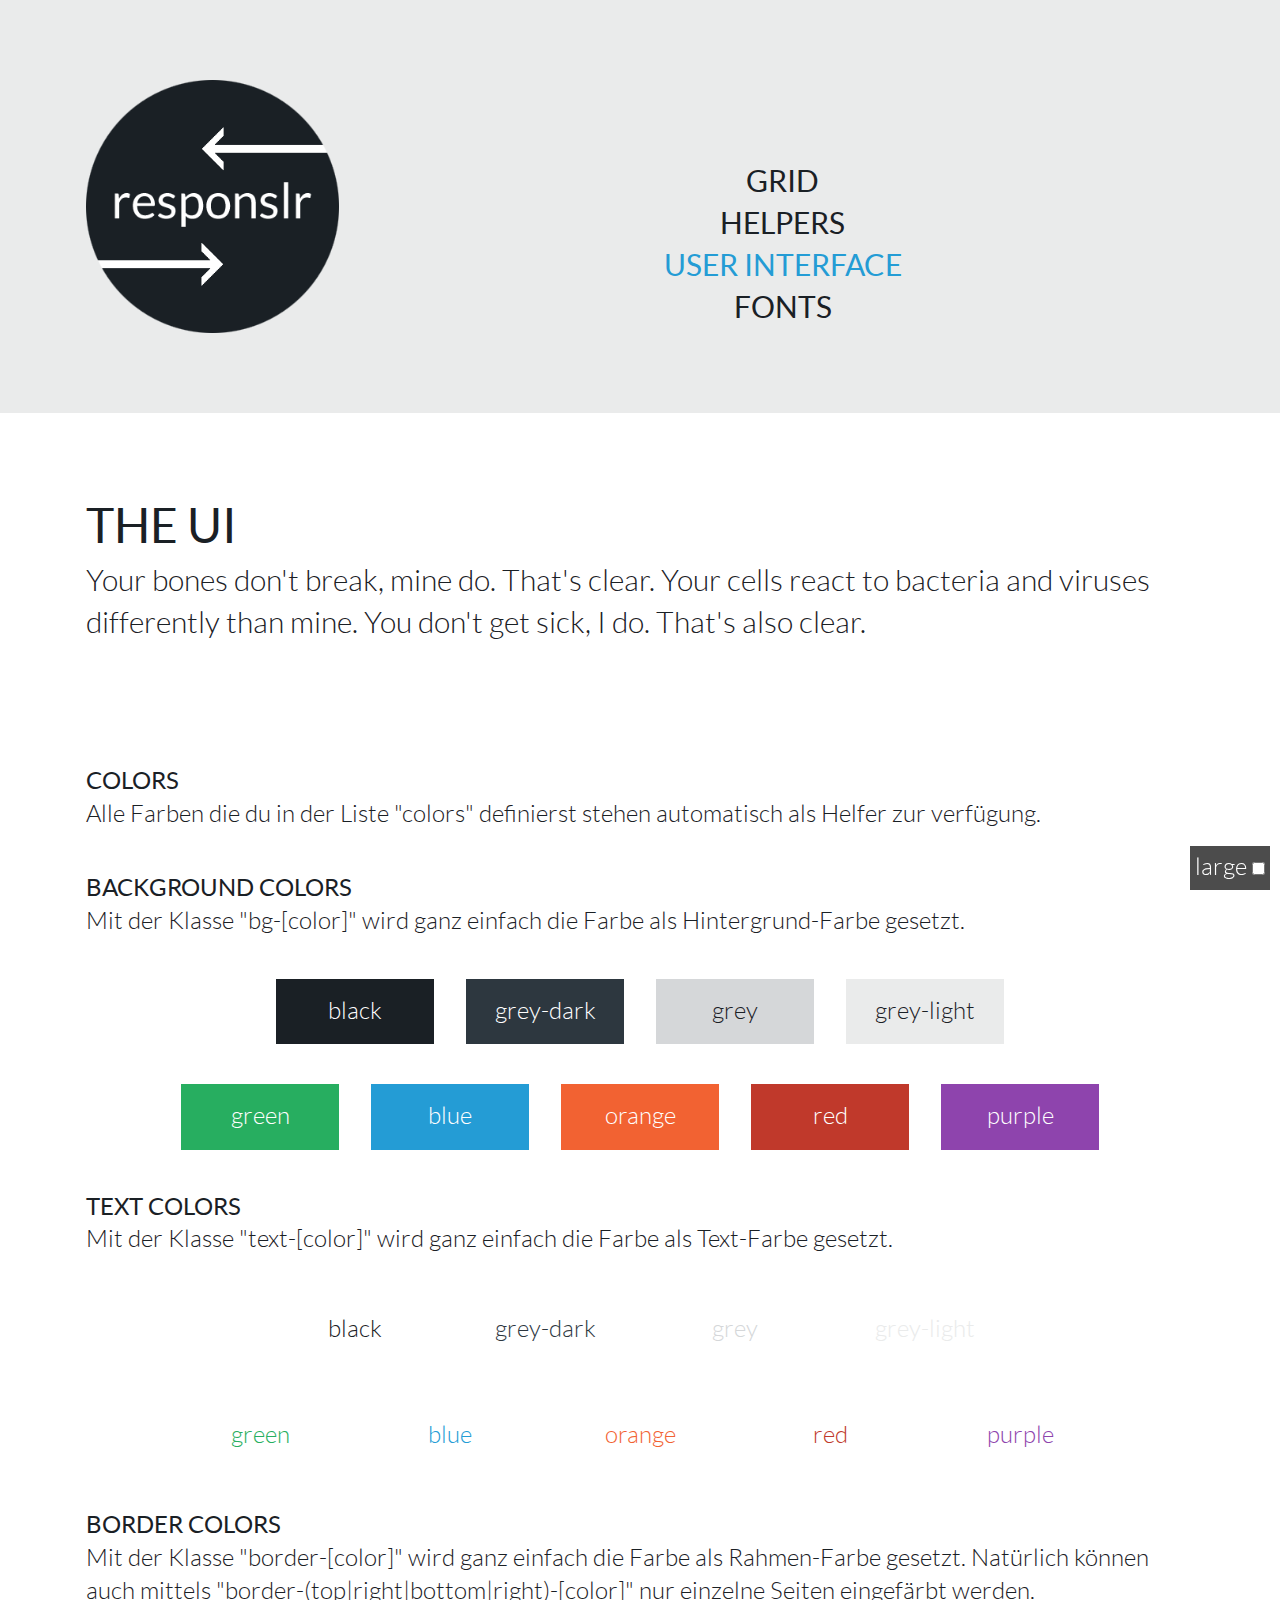
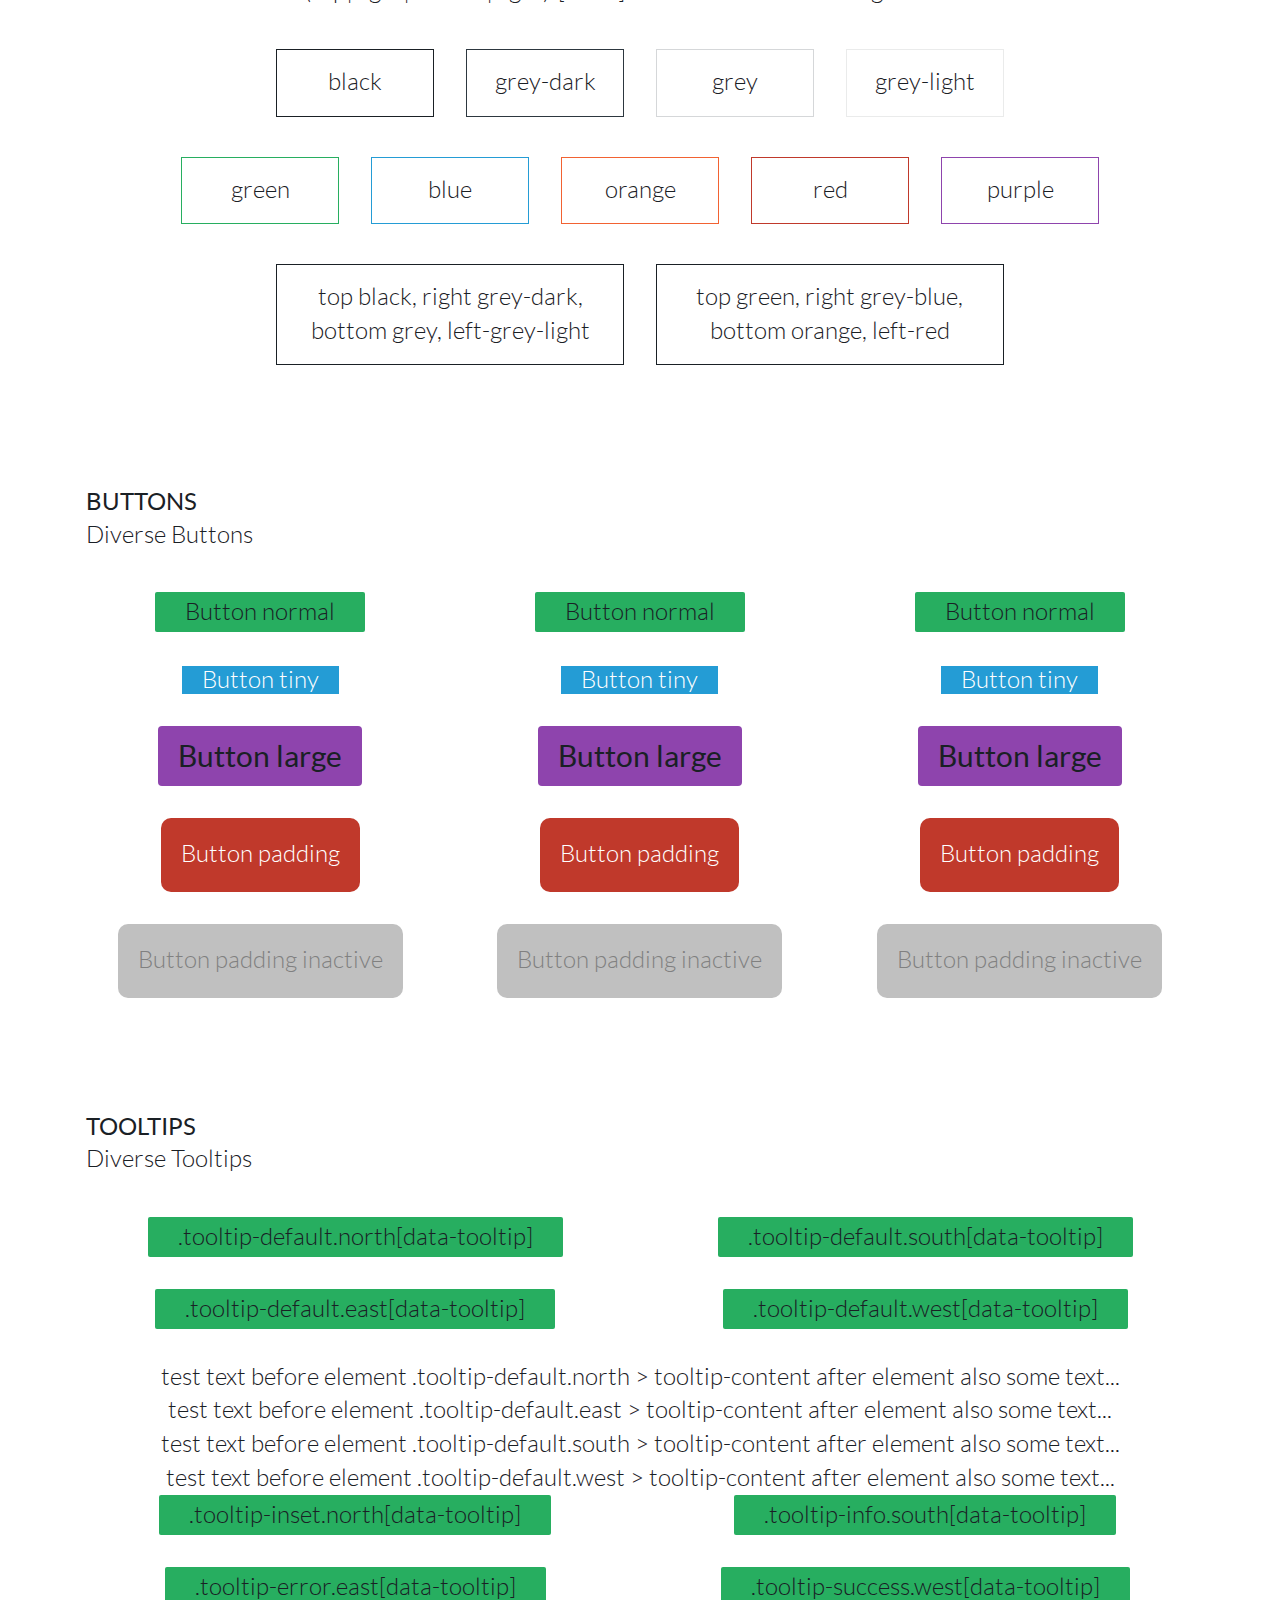
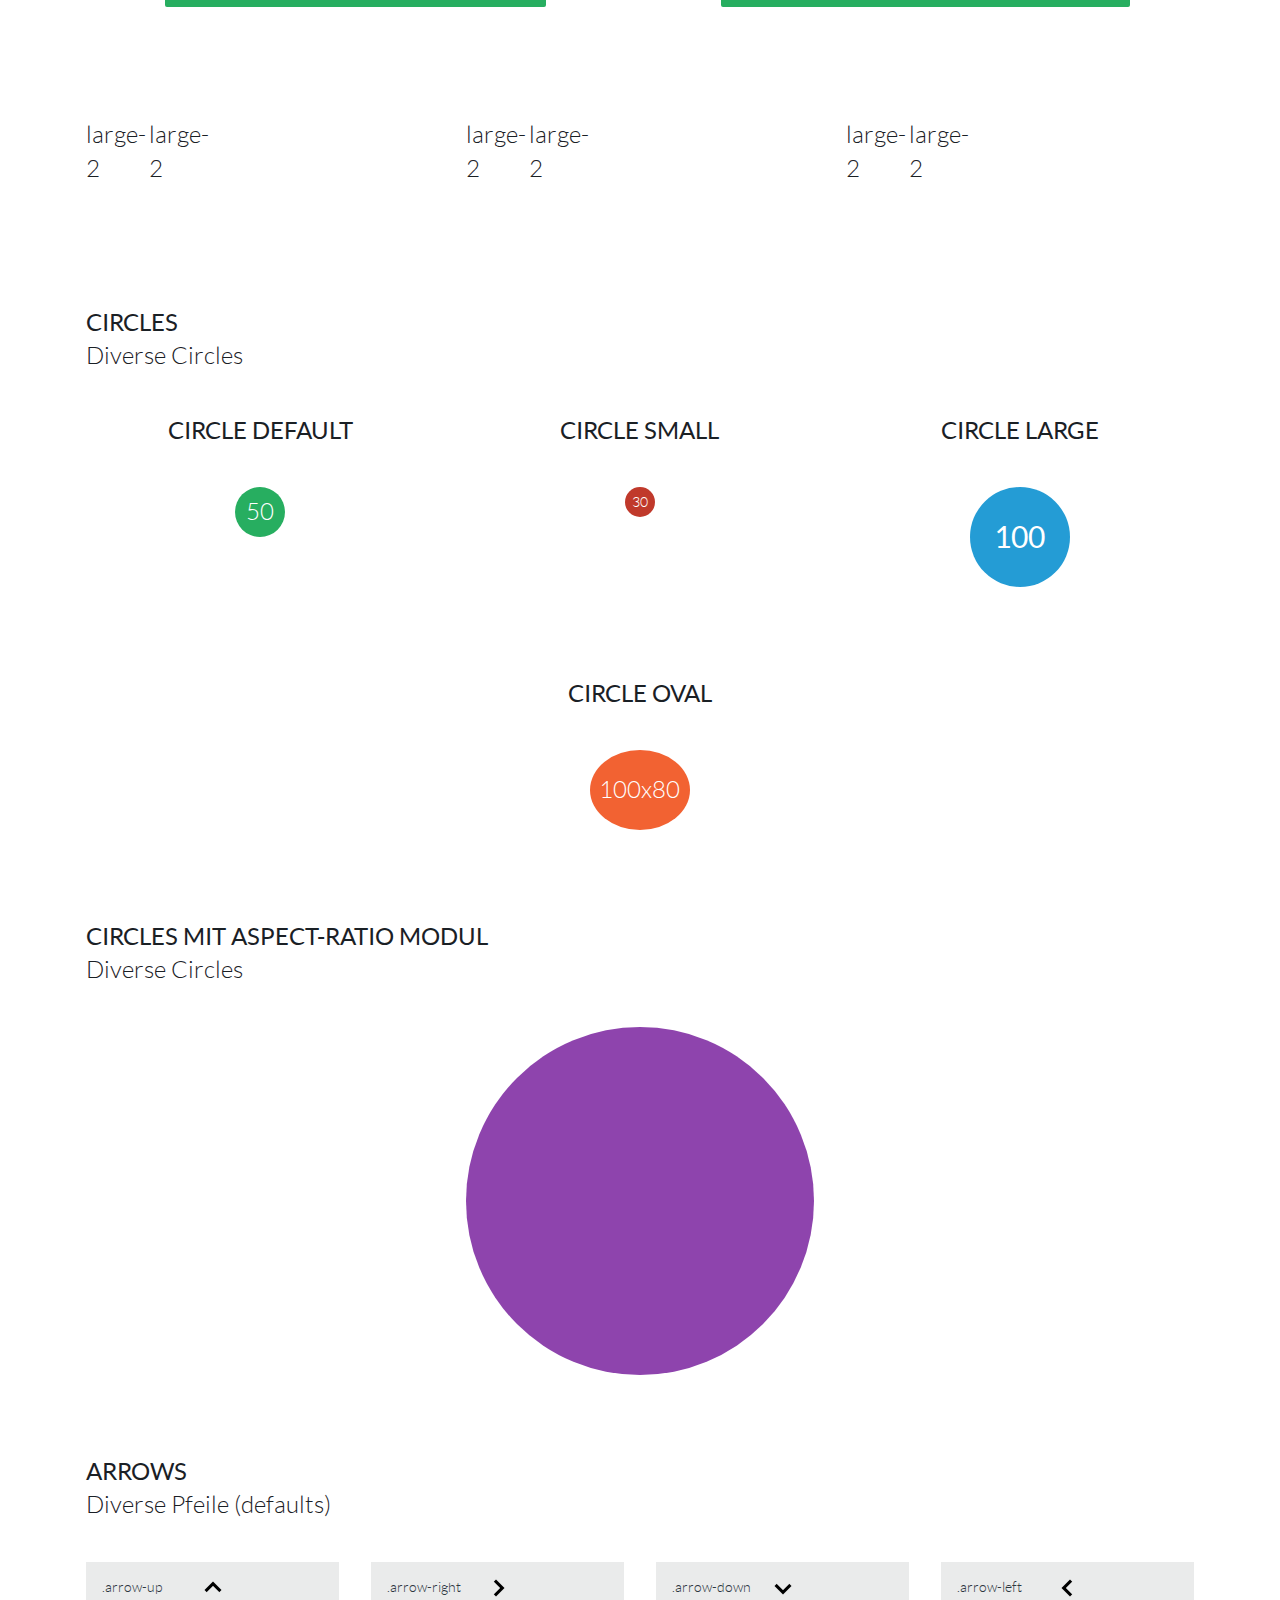
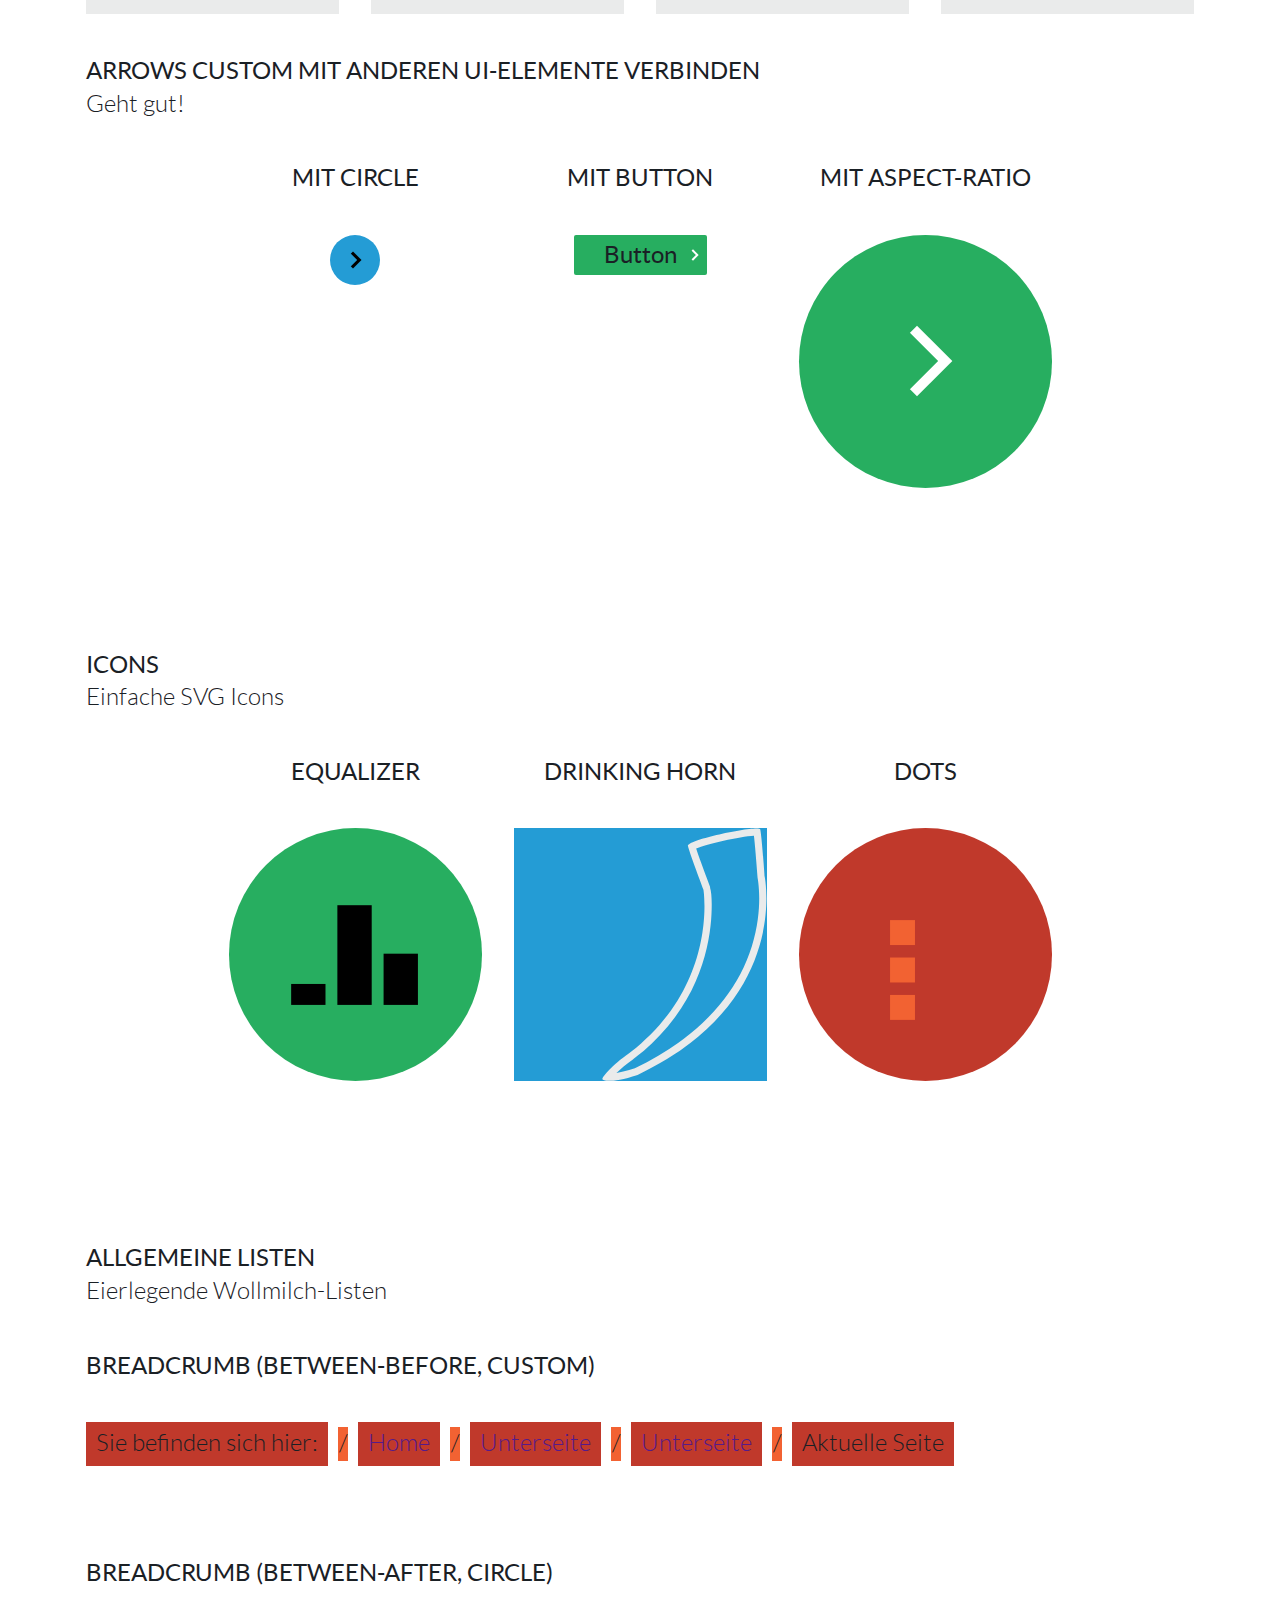
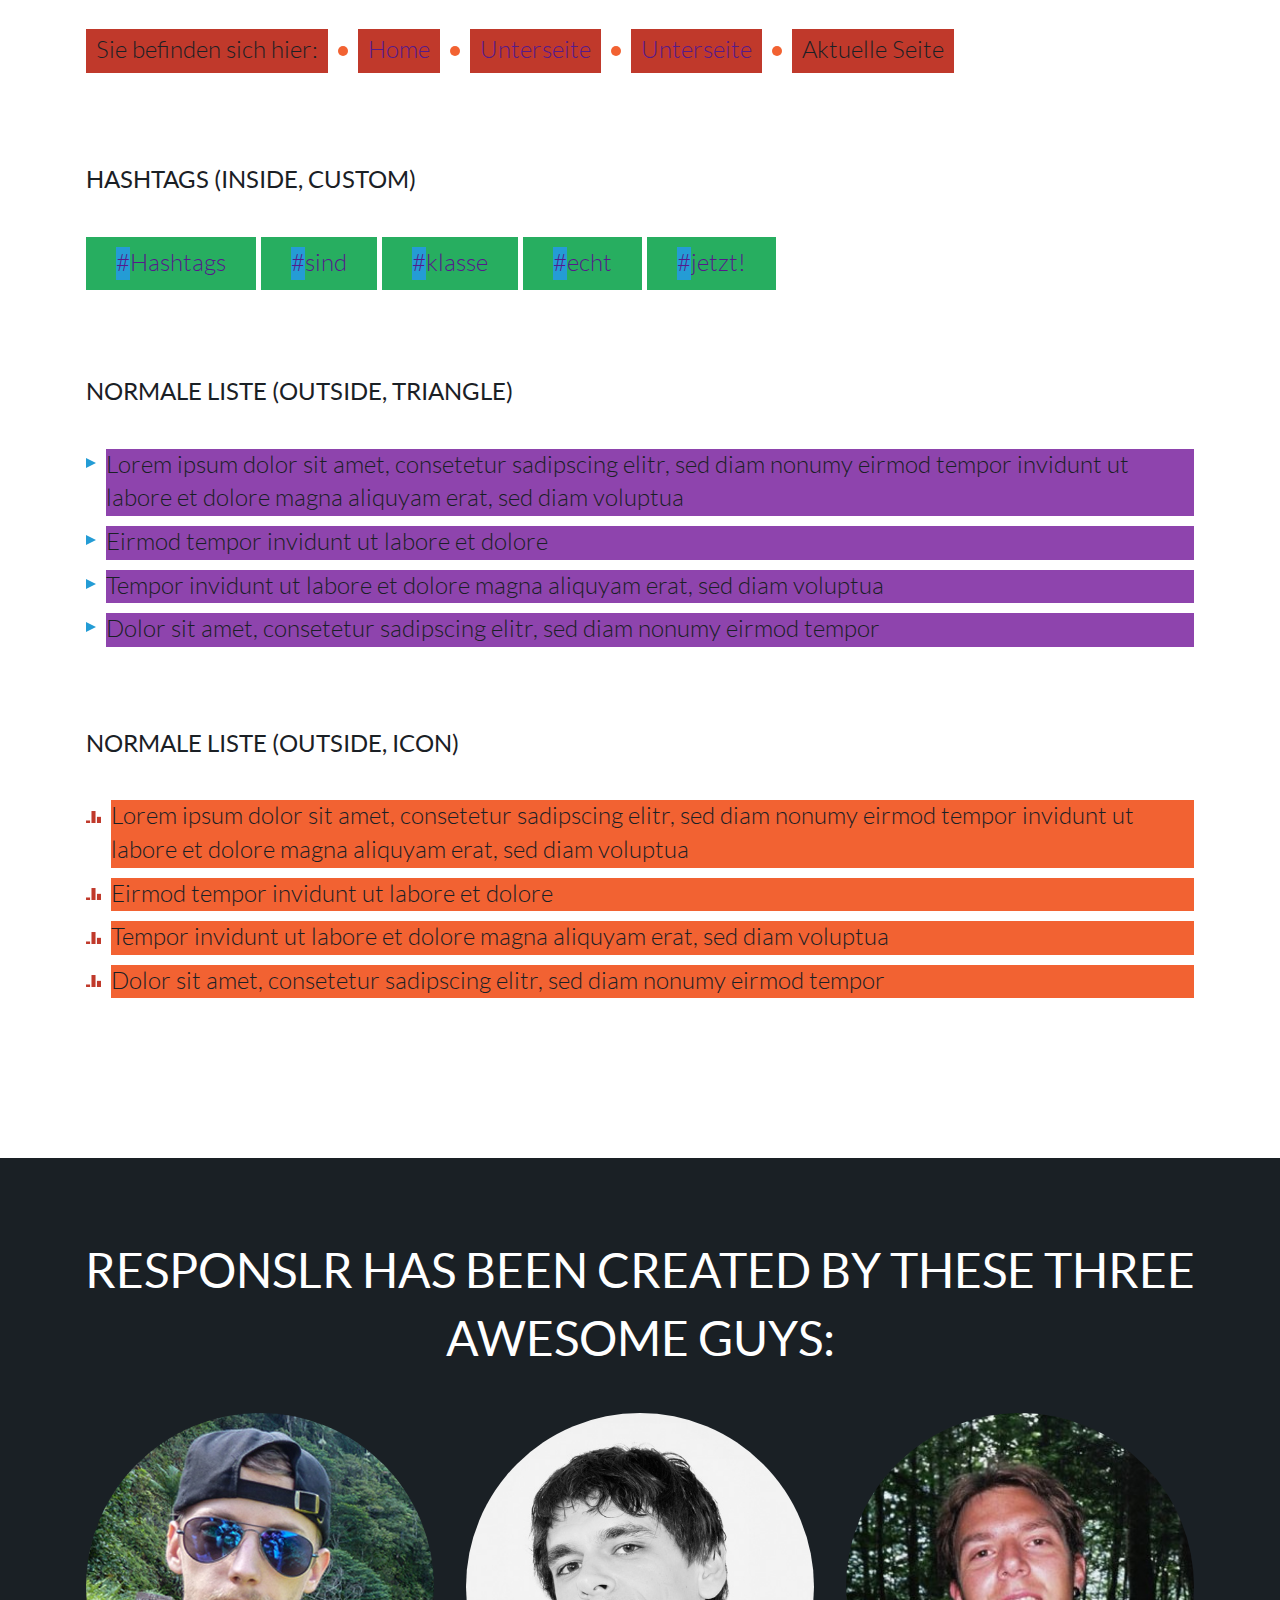
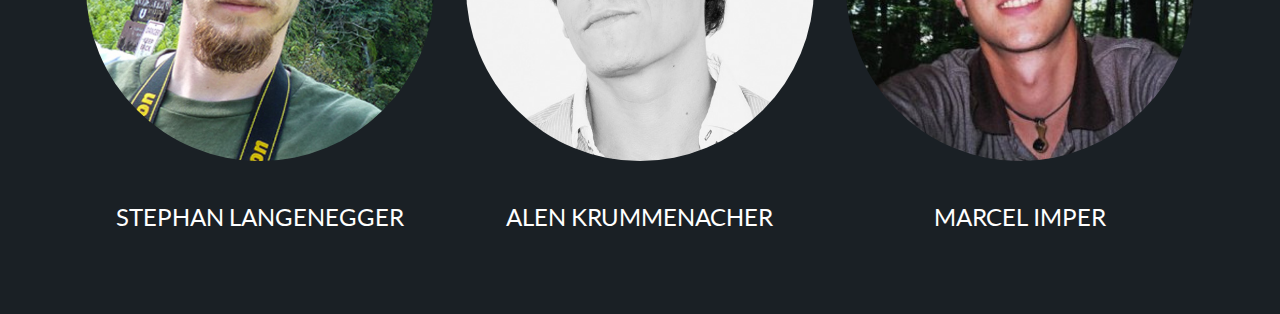
<file: user-interface.html>
<!DOCTYPE html>

<html lang="de">
	<head>
		<title>MASTER UI - Responslr</title>
		<meta http-equiv="content-type" content="text/html; charset=utf-8" />
		<meta name="keywords" content="Responsive Framework" />
		<meta name="description" content="Responslr - Das Responsive Framework" />
		<!-- <meta name="robots" content="index,follow" /> -->
		<meta name="viewport" content="width=device-width, initial-scale=1, maximum-scale=1, user-scalable=no" />
		<link rel="icon" href="favicon.ico" type="image/x-icon" />
		<link rel="stylesheet" href="css/screen.css" media="screen" />
	</head>

	<body>
		<!-- HEADER -->
		<header id="page-top" class="bg-grey-light">

			<div class="container row h-center h-left-large">
				<!-- LOGO -->
				<a id="logo" class="column large-3 medium-3 small-3" href="index.html">
					<img src="img/logo-responslr.png" alt="Responslr Logo" />
				</a>

				<!-- NAVIGATION -->
				<nav id="main-navigation" class="column large-9 medium-6 small-4">
					<ul class="row h-right-xlarge h-center">
						<li class="column">
							<a href="grid.html">Grid</a>
						</li>
						<li class="column">
							<a href="helpers.html">Helpers</a>
						</li>
						<li class="column active">
							<a href="user-interface.html">User Interface</a>
						</li>
						<li class="column">
							<a href="fonts.html">Fonts</a>
						</li>
					</ul>
				</nav>
			</div>

		</header>

		<!-- CONTENT -->
		<section id="content">
			<div class="container row">

				<article class="column large-12 medium-6 small-4">
					<h1>The UI</h1>

					<p class="intro">
						Your bones don't break, mine do. That's clear. Your cells react to bacteria and viruses differently than mine. You don't get sick, I do. That's also clear.
					</p>

				</article>

				<!-- Colors -->
				<article class="column large-12 medium-6 small-4">
					<h2>Colors</h2>
					<p>Alle Farben die du in der Liste "colors" definierst stehen automatisch als Helfer zur verfügung.</p>

					<h2>Background Colors</h2>
					<p>Mit der Klasse "bg-[color]" wird ganz einfach die Farbe als Hintergrund-Farbe gesetzt.</p>

					<div class="row h-center">
						<div class="column large-2 medium-2 small-2">
							<p class="box bg-black text-white">black</p>
						</div>

						<div class="column large-2 medium-2 small-2">
							<p class="box bg-grey-dark text-white">grey-dark</p>
						</div>

						<div class="column large-2 medium-2 small-2">
							<p class="box bg-grey text-black">grey</p>
						</div>

						<div class="column large-2 medium-2 small-2">
							<p class="box bg-grey-light text-black">grey-light</p>
						</div>
					</div>

					<div class="row h-center">
						<div class="column large-2 medium-2 small-2">
							<p class="box bg-green text-white">green</p>
						</div>

						<div class="column large-2 medium-2 small-2">
							<p class="box bg-blue text-white">blue</p>
						</div>

						<div class="column large-2 medium-2 small-2">
							<p class="box bg-orange text-white">orange</p>
						</div>

						<div class="column large-2 medium-2 small-2">
							<p class="box bg-red text-white">red</p>
						</div>

						<div class="column large-2 medium-2 small-2">
							<p class="box bg-purple text-white">purple</p>
						</div>
					</div>

					<h2>Text Colors</h2>
					<p>Mit der Klasse "text-[color]" wird ganz einfach die Farbe als Text-Farbe gesetzt.</p>

					<div class="row h-center">
						<div class="column large-2 medium-2 small-2">
							<p class="box text-black">black</p>
						</div>

						<div class="column large-2 medium-2 small-2">
							<p class="box text-grey-dark">grey-dark</p>
						</div>

						<div class="column large-2 medium-2 small-2">
							<p class="box text-grey">grey</p>
						</div>

						<div class="column large-2 medium-2 small-2">
							<p class="box text-grey-light">grey-light</p>
						</div>
					</div>

					<div class="row h-center">
						<div class="column large-2 medium-2 small-2">
							<p class="box text-green">green</p>
						</div>

						<div class="column large-2 medium-2 small-2">
							<p class="box text-blue">blue</p>
						</div>

						<div class="column large-2 medium-2 small-2">
							<p class="box text-orange">orange</p>
						</div>

						<div class="column large-2 medium-2 small-2">
							<p class="box text-red">red</p>
						</div>

						<div class="column large-2 medium-2 small-2">
							<p class="box text-purple">purple</p>
						</div>
					</div>

					<h2>Border Colors</h2>
					<p>Mit der Klasse "border-[color]" wird ganz einfach die Farbe als Rahmen-Farbe gesetzt. Natürlich können auch mittels "border-(top|right|bottom|right)-[color]" nur einzelne Seiten eingefärbt werden.</p>

					<div class="row h-center">
						<div class="column large-2 medium-2 small-2">
							<p class="box border border-black">black</p>
						</div>

						<div class="column large-2 medium-2 small-2">
							<p class="box border border-grey-dark">grey-dark</p>
						</div>

						<div class="column large-2 medium-2 small-2">
							<p class="box border border-grey">grey</p>
						</div>

						<div class="column large-2 medium-2 small-2">
							<p class="box border border-grey-light">grey-light</p>
						</div>
					</div>

					<div class="row h-center">
						<div class="column large-2 medium-2 small-2">
							<p class="box border border-green">green</p>
						</div>

						<div class="column large-2 medium-2 small-2">
							<p class="box border border-blue">blue</p>
						</div>

						<div class="column large-2 medium-2 small-2">
							<p class="box border border-orange">orange</p>
						</div>

						<div class="column large-2 medium-2 small-2">
							<p class="box border border-red">red</p>
						</div>

						<div class="column large-2 medium-2 small-2">
							<p class="box border border-purple">purple</p>
						</div>
					</div>

					<div class="row h-center">
						<div class="column large-4 medium-4 small-4">
							<p class="box border border-top-black border-right-grey-dark border-bottom-grey border-left-grey-light">top black, right grey-dark, bottom grey, left-grey-light</p>
						</div>

						<div class="column large-4 medium-4 small-4">
							<p class="box border border-top-green border-right-blue border-bottom-orange border-left-red">top green, right grey-blue, bottom orange, left-red</p>
						</div>
					</div>
				</article>

				<!-- Buttons -->
				<article class="column large-12 medium-6 small-4">
					<h2>Buttons</h2>
					<p>Diverse Buttons</p>

					<div class="row h-center">
						<div class="column large-4 medium-4 small-4">
							<button class="button-normal">Button normal</button>
						</div>

						<div class="column large-4 medium-4 small-4">
							<a href="" class="button-normal">Button normal</a>
						</div>

						<div class="column large-4 medium-4 small-4">
							<input type="button" class="button-normal" value="Button normal" />
						</div>
					</div>

					<div class="row h-center">
						<div class="column large-4 medium-4 small-4">
							<button class="button-tiny">Button tiny</button>
						</div>

						<div class="column large-4 medium-4 small-4">
							<a href="" class="button-tiny">Button tiny</a>
						</div>

						<div class="column large-4 medium-4 small-4">
							<input type="button" class="button-tiny" value="Button tiny" />
						</div>
					</div>

					<div class="row h-center">
						<div class="column large-4 medium-4 small-4">
							<button class="button-large transition-default">Button large</button>
						</div>

						<div class="column large-4 medium-4 small-4">
							<a href="" class="button-large transition-default">Button large</a>
						</div>

						<div class="column large-4 medium-4 small-4">
							<input type="button" class="button-large transition-default" value="Button large" />
						</div>
					</div>


					<div class="row h-center">
						<div class="column large-4 medium-4 small-4">
							<button class="button-padding">Button padding</button>
						</div>

						<div class="column large-4 medium-4 small-4">
							<a href="" class="button-padding">Button padding</a>
						</div>

						<div class="column large-4 medium-4 small-4">
							<input type="button" class="button-padding" value="Button padding" />
						</div>
					</div>

					<div class="row h-center">
						<div class="column large-4 medium-4 small-4">
							<button class="button-padding" disabled="disabled">Button padding inactive</button>
						</div>

						<div class="column large-4 medium-4 small-4">
							<a href="" class="button-padding button-inactive">Button padding inactive</a>
						</div>

						<div class="column large-4 medium-4 small-4">
							<input type="button" class="button-padding" disabled="disabled" value="Button padding inactive" />
						</div>
					</div>
				</article>

				<!-- Tooltips -->
				<article class="column large-12 medium-6 small-4">
					<h2>Tooltips</h2>
					<p>Diverse Tooltips</p>

					<div class="row h-center">
						<div class="column large-6 medium-3 small-3">
							<a href="" class="button-normal bg-grey text-black tooltip-default north" data-tooltip="This is a tooltip-top on a a.button-normal .bg-grey .text-black element">
								.tooltip-default.north[data-tooltip]
							</a>
						</div>

						<div class="column large-6 medium-3 small-3">
							<div class="button-normal bg-grey text-black tooltip-default south" data-tooltip="This is a .button-normal.bg-grey.text-black element.">
								.tooltip-default.south[data-tooltip]
							</div>
						</div>

						<div class="column large-6 medium-3 small-3">
							<div class="button-normal bg-grey text-black tooltip-default east" data-tooltip="This is a .button-normal.bg-grey.text-black element.">
								.tooltip-default.east[data-tooltip]
							</div>
						</div>

						<div class="column large-6 medium-3 small-3">
							<div class="button-normal bg-grey text-black tooltip-default west" data-tooltip="This is a .button-normal.bg-grey.text-black element.">
								.tooltip-default.west[data-tooltip]
							</div>
						</div>
					</div>

					<div class="row h-center">
						<div class="column large-12 medium-3 small-3">
							test text before element
							<div class="tooltip-default north">
								.tooltip-default.north > tooltip-content
								<span class="tooltip-content">
									<h3>.tooltip-default.north > tooltip-content</h3>
									<p>Lorem ipsum dolor sit amet, consectetur adipisicing elit. Accusantium, nemo, dolores, provident praesentium mollitia perspiciatis ab quas unde maiores eligendi impedit aliquid exercitationem error molestiae consequuntur eaque blanditiis reprehenderit cum!</p>
								</span>
							</div>
							after element also some text...
						</div>

						<div class="column large-12 medium-3 small-3">
							test text before element
							<div class="tooltip-default east">
								.tooltip-default.east > tooltip-content
								<span class="tooltip-content">
									<h3>.tooltip-default.east > tooltip-content</h3>
									<p>Lorem ipsum dolor sit amet, consectetur adipisicing elit. Accusantium, nemo, dolores, provident praesentium mollitia perspiciatis ab quas unde maiores eligendi impedit aliquid exercitationem error molestiae consequuntur eaque blanditiis reprehenderit cum!</p>
								</span>
							</div>
							after element also some text...
						</div>

						<div class="column large-12 medium-3 small-3">
							test text before element
							<div class="tooltip-default south">
								.tooltip-default.south > tooltip-content
								<span class="tooltip-content">
									<h3>.tooltip-default.south > tooltip-content</h3>
									<p>Lorem ipsum dolor sit amet, consectetur adipisicing elit. Accusantium, nemo, dolores, provident praesentium mollitia perspiciatis ab quas unde maiores eligendi impedit aliquid exercitationem error molestiae consequuntur eaque blanditiis reprehenderit cum!</p>
								</span>
							</div>
							after element also some text...
						</div>

						<div class="column large-12 medium-3 small-3">
							test text before element
							<div class="tooltip-default west">
								.tooltip-default.west > tooltip-content
								<span class="tooltip-content">
									<h3>.tooltip-default.west > tooltip-content</h3>
									<p>Lorem ipsum dolor sit amet, consectetur adipisicing elit. Accusantium, nemo, dolores, provident praesentium mollitia perspiciatis ab quas unde maiores eligendi impedit aliquid exercitationem error molestiae consequuntur eaque blanditiis reprehenderit cum!</p>
								</span>
							</div>
							after element also some text...
						</div>
					</div>

					<div class="row h-center">
						<div class="column large-6 medium-3 small-3">
							<a href="" class="button-normal bg-grey text-black tooltip-inset north" data-tooltip="This is a tooltip-top on a a.button-normal .bg-grey .text-black element">
								.tooltip-inset.north[data-tooltip]
							</a>
						</div>

						<div class="column large-6 medium-3 small-3">
							<div class="button-normal bg-grey text-black tooltip-info south" data-tooltip="This is a .button-normal.bg-grey.text-black element.">
								.tooltip-info.south[data-tooltip]
							</div>
						</div>

						<div class="column large-6 medium-3 small-3">
							<div class="button-normal bg-grey text-black tooltip-error east" data-tooltip="This is a .button-normal.bg-grey.text-black element.">
								.tooltip-error.east[data-tooltip]
							</div>
						</div>

						<div class="column large-6 medium-3 small-3">
							<div class="button-normal bg-grey text-black tooltip-success west" data-tooltip="This is a .button-normal.bg-green.text-black element.">
								.tooltip-success.west[data-tooltip]
							</div>
						</div>
					</div>
				</article>

				<article class="column large-12">
					<div class="row">
						<div class="column large-4">
							<div class="row">
								<div class="column large-2"><p>large-2</p></div>
								<div class="column large-2"><p>large-2</p></div>
							</div>
						</div>
						<div class="column large-4">
							<div class="row">
								<div class="column large-2"><p>large-2</p></div>
								<div class="column large-2"><p>large-2</p></div>
							</div>
						</div>
						<div class="column large-4">
							<div class="row">
								<div class="column large-2"><p>large-2</p></div>
								<div class="column large-2"><p>large-2</p></div>
							</div>
						</div>
					</div>
				</article>

				<!-- Circles -->
				<article class="column large-12 medium-6 small-4">
					<h2>Circles</h2>
					<p>Diverse Circles</p>

					<div class="row h-center">
						<div class="column large-4 medium-4 small-4 spacing-bottom-default">
							<h3>Circle Default</h3>

							<div class="circle-default bg-green text-white">
								50
							</div>
						</div>

						<div class="column large-4 medium-4 small-4 spacing-bottom-default">
							<h3>Circle Small</h3>

							<div class="circle-small bg-red font-size-tiny text-white">
								30
							</div>
						</div>

						<div class="column large-4 medium-4 small-4 spacing-bottom-default">
							<h3>Circle Large</h3>

							<div class="circle-large bg-blue text-white font-family-lato-regular font-size-medium">
								100
							</div>
						</div>

						<div class="column large-4 medium-4 small-4 spacing-bottom-default">
							<h3>Circle Oval</h3>

							<div class="circle-oval bg-orange text-white">
								100x80
							</div>
						</div>
					</div>

					<h2>Circles mit Aspect-Ratio Modul</h2>
					<p>Diverse Circles</p>

					<div class="row h-center">
						<div class="column large-4 medium-4 small-4 aspect-ratio-1-1">
							<div class="aspect-ratio-content circle bg-purple text-white"></div>
						</div>
					</div>
				</article>

				<article class="column large-12 medium-6 small-4">
					<h2>Arrows</h2>
					<p>Diverse Pfeile (defaults)</p>

					<div class="row">
						<div class="column large-3 medium-3 small-4">
							<p class="arrow-up bg-grey-light font-size-tiny box text-grey-dark">.arrow-up</p>
						</div>

						<div class="column large-3 medium-3 small-4">
							<p class="arrow-right bg-grey-light font-size-tiny box text-grey-dark">.arrow-right</p>
						</div>

						<div class="column large-3 medium-3 small-4">
							<p class="arrow-down bg-grey-light font-size-tiny box text-grey-dark">.arrow-down</p>
						</div>

						<div class="column large-3 medium-3 small-4">
							<p class="arrow-left bg-grey-light font-size-tiny box text-grey-dark">.arrow-left</p>
						</div>
					</div>

					<h2>Arrows Custom mit anderen UI-Elemente verbinden</h2>
					<p>Geht gut!</p>

					<div class="row h-center">
						<!-- arrow circle -->
						<div class="column large-3 medium-3 small-4 spacing-bottom-default">
							<h3>Mit Circle</h3>
							<a class="arrow-right circle-default bg-blue"></a>
						</div>

						<div class="column large-3 medium-3 small-4 spacing-bottom-default">
							<h3>Mit Button</h3>
							<a class="arrow-button button-normal bg-red font-family-lato-regular text-white text-hover-black bg-hover-orange transition-default">Button</a>
						</div>

						<div class="column large-3 medium-3 small-4 spacing-bottom-default">
							<h3>Mit Aspect-Ratio</h3>

							<div class="aspect-ratio-1-1">
								<div class="aspect-ratio-content arrow-circle-large circle bg-green text-white"></div>
							</div>
						</div>
					</div>
				</article>

				<!-- SVG icons -->
				<article class="column large-12 medium-6 small-4">
					<h2>Icons</h2>
					<p>Einfache SVG Icons</p>

					<div class="row h-center">
						<div class="column large-3 medium-3 small-4 spacing-bottom-default">
							<h3>Equalizer</h3>

							<div class="aspect-ratio-1-1">
								<div class="aspect-ratio-content circle bg-green text-white icon-equalizer"></div>
							</div>
						</div>

						<div class="column large-3 medium-3 small-4 spacing-bottom-default">
							<h3>Drinking horn</h3>

							<div class="aspect-ratio-1-1">
								<div class="aspect-ratio-content bg-blue text-white icon-drinking-horn"></div>
							</div>
						</div>

						<div class="column large-3 medium-3 small-4 spacing-bottom-default">
							<h3>Dots</h3>

							<div class="aspect-ratio-1-1">
								<div class="aspect-ratio-content circle bg-red text-white icon-dots"></div>
							</div>
						</div>
					</div>
				</article>

				<!-- Inline-lists -->
				<article class="column large-12 medium-6 small-4">
					<h2>Allgemeine listen</h2>
					<p>Eierlegende Wollmilch-Listen</p>

					<h3>Breadcrumb (between-before, custom)</h3>

					<ul class="list-breadcrumb spacing-bottom-default">
						<li>
							Sie befinden sich hier:
						</li>
						<li>
							<a href="">Home</a>
						</li>
						<li>
							<a href="">Unterseite</a>
						</li>
						<li>
							<a href="">Unterseite</a>
						</li>
						<li>
							Aktuelle Seite
						</li>
					</ul>

					<h3>Breadcrumb (between-after, circle)</h3>

					<ul class="list-breadcrumb-after spacing-bottom-default">
						<li>
							Sie befinden sich hier:
						</li>
						<li>
							<a href="">Home</a>
						</li>
						<li>
							<a href="">Unterseite</a>
						</li>
						<li>
							<a href="">Unterseite</a>
						</li>
						<li>
							Aktuelle Seite
						</li>
					</ul>

					<h3>Hashtags (inside, custom)</h3>

					<div class="list-hashtags spacing-bottom-default">
						<a href="">Hashtags</a>
						<a href="">sind</a>
						<a href="">klasse</a>
						<a href="">echt</a>
						<a href="">jetzt!</a>
					</div>

					<h3>Normale Liste (outside, triangle)</h3>

					<ul class="list-triangle spacing-bottom-default">
						<li>Lorem ipsum dolor sit amet, consetetur sadipscing elitr, sed diam nonumy eirmod tempor invidunt ut labore et dolore magna aliquyam erat, sed diam voluptua</li>
						<li>Eirmod tempor invidunt ut labore et dolore</li>
						<li>Tempor invidunt ut labore et dolore magna aliquyam erat, sed diam voluptua</li>
						<li>Dolor sit amet, consetetur sadipscing elitr, sed diam nonumy eirmod tempor</li>
					</ul>

					<h3>Normale Liste (outside, icon)</h3>

					<ul class="list-icon spacing-bottom-default">
						<li>Lorem ipsum dolor sit amet, consetetur sadipscing elitr, sed diam nonumy eirmod tempor invidunt ut labore et dolore magna aliquyam erat, sed diam voluptua</li>
						<li>Eirmod tempor invidunt ut labore et dolore</li>
						<li>Tempor invidunt ut labore et dolore magna aliquyam erat, sed diam voluptua</li>
						<li>Dolor sit amet, consetetur sadipscing elitr, sed diam nonumy eirmod tempor</li>
					</ul>
				</article>
			</div>
		</section>

		<!-- FOOTER -->
		<footer class="bg-black text-white">
			<div class="container h-center">
				<h1>Responslr has been created by these three awesome guys:</h1>

				<div class="row">
					<div class="column large-4 medium-2 small-3">
						<div class="portrait aspect-ratio-1-1">
							<div class="aspect-ratio-content circle">
								<img src="img/webentwickler-stephan-langenegger.jpg" alt="Webentwickler - Stephan Langenegger" />
							</div>
						</div>
						<h2>Stephan Langenegger</h2>
					</div>

					<div class="column large-4 medium-2 small-3">
						<div class="portrait aspect-ratio-1-1">
							<div class="aspect-ratio-content circle">
								<img src="img/webentwickler-alen-krummenacher.jpg" alt="Webentwickler - Alen Krummenacher" />
							</div>
						</div>
						<h2>Alen Krummenacher</h2>
					</div>

					<div class="column large-4 medium-2 small-3">
						<div class="portrait aspect-ratio-1-1">
							<div class="aspect-ratio-content circle">
								<img src="img/webentwickler-marcel-imper.jpg" alt="Webentwickler - Marcel Imper" />
							</div>
						</div>
						<h2>Marcel Imper</h2>
					</div>
				</div>
			</div>
		</footer>

		<script type="text/javascript" src="responslr/js/jquery.min.js"></script><!--  async="async" -->
		<script type="text/javascript" src="responslr/js/responslr.core.js"></script><!--  async="async" -->
		<script type="text/javascript" src="responslr/js/responslr.grid.js"></script><!--  async="async" -->
		<script type="text/javascript" src="js/main.js"></script><!--  async="async" -->
	</body>
</html>
</file>
<file: css/screen.css>
/***********************************************************************************
	COMPASS
***********************************************************************************/
/***********************************************************************************
	SETTINGS
***********************************************************************************/
/***********************************************************************************
	RESPONSLR VARIABLES
***********************************************************************************/
/***********************************************************************************
	RESPONSLR CORE
***********************************************************************************/
/***********************************************************************************
	RESPONSLR CORE
***********************************************************************************/
/***********************************************************************************
	CHECK IF MAP IS EMPTY
***********************************************************************************/
/***********************************************************************************
	GET DEFAULT VALUE FROM MAP
***********************************************************************************/
/***********************************************************************************
	SPLIT SHORTHAND (MARGIN OR PADDING)
***********************************************************************************/
/***********************************************************************************
	CREATE JSON STRING
***********************************************************************************/
/***********************************************************************************
	INSERT PSEUDO ELEMENT
***********************************************************************************/
/***********************************************************************************
	SETTINGS - GLOBAL
***********************************************************************************/
/***********************************************************************************
	SETTINGS - MODULES
***********************************************************************************/
/***********************************************************************************
	SETTINGS - RESET
***********************************************************************************/
/***********************************************************************************
	SETTINGS - TYPO
***********************************************************************************/
/***********************************************************************************
	SETTINGS - GRID
***********************************************************************************/
/***********************************************************************************
	SETTINGS - COLOR
***********************************************************************************/
/***********************************************************************************
	SETTINGS - VISIBILITY
***********************************************************************************/
/***********************************************************************************
	SETTINGS - TRANSITION
***********************************************************************************/
/***********************************************************************************
	SETTINGS - ALIGNMENT
***********************************************************************************/
/***********************************************************************************
	SETTINGS - SPACING
***********************************************************************************/
/***********************************************************************************
	SETTINGS - ASPECT-RATIO
***********************************************************************************/
/***********************************************************************************
	SETTINGS - SPRITE
***********************************************************************************/
/***********************************************************************************
	SETTINGS - ICON
***********************************************************************************/
/***********************************************************************************
	SETTINGS - CIRCLE
***********************************************************************************/
/***********************************************************************************
	SETTINGS - TRIANGLE
***********************************************************************************/
/***********************************************************************************
	SETTINGS - ARROW
***********************************************************************************/
/***********************************************************************************
	BUTTON - SETTINGS
***********************************************************************************/
/***********************************************************************************
	SETTINGS - TOOLTIP
***********************************************************************************/
/***********************************************************************************
	SETTINGS - LIST
***********************************************************************************/
/***********************************************************************************
	SETTINGS - FORM
***********************************************************************************/
/***********************************************************************************
	SETTINGS - TABLE
***********************************************************************************/
/***********************************************************************************
	OUTPUTS - MODULES
***********************************************************************************/
/***********************************************************************************
	OUTPUT - RESET
***********************************************************************************/
/***********************************************************************************
	CLASS GENERATOR
***********************************************************************************/
html, body, div, span, applet, object, iframe,
h1, h2, h3, h4, h5, h6, p, blockquote, pre,
a, abbr, acronym, address, big, cite, code,
del, dfn, em, img, ins, kbd, q, s, samp,
small, strike, strong, sub, sup, tt, var,
b, u, i, center,
dl, dt, dd, ol, ul, li,
fieldset, form, label, legend, input, select, textarea, button,
table, caption, tbody, tfoot, thead, tr, th, td,
article, aside, canvas, details, embed,
figure, figcaption, footer, header, hgroup,
menu, nav, output, ruby, section, summary,
time, mark, audio, video {
  margin: 0;
  padding: 0;
  border: 0;
  font-size: 100%;
  font: inherit;
  vertical-align: baseline;
  outline: none;
}

main, article, aside, details, figcaption, figure,
footer, header, hgroup, menu, nav, section {
  display: block;
}

body {
  line-height: 1;
  -ms-content-zooming: none;
}

img {
  display: block;
  width: 100%;
}

ol, ul {
  list-style: none;
}

a {
  text-decoration: none;
}

blockquote, q {
  quotes: none;
}

blockquote:before, blockquote:after,
q:before, q:after {
  content: '';
  content: none;
}

table {
  border-collapse: collapse;
  border-spacing: 0;
}

body * {
  -webkit-tap-highlight-color: transparent;
}

body *,
*:before,
*:after {
  -moz-box-sizing: border-box;
  -webkit-box-sizing: border-box;
  box-sizing: border-box;
}

/***********************************************************************************
	OUTPUT - TYPO
***********************************************************************************/
/***********************************************************************************
	DEFAULT MAP FUNCTIONS (FAMILIES)
***********************************************************************************/
/***********************************************************************************
	MAP VALUE FUNCTIONS (FAMILIES)
***********************************************************************************/
/***********************************************************************************
	DEFAULT MAP FUNCTIONS (SIZES)
***********************************************************************************/
/***********************************************************************************
	MAP VALUE FUNCTIONS (SIZES)
***********************************************************************************/
/***********************************************************************************
	MIXINS
***********************************************************************************/
/***********************************************************************************
	CLASS GENERATOR
***********************************************************************************/
.font-reset, .row {
  font-size: 0;
  line-height: 0;
}
.font-reset > *, .row > * {
  font-size: 24px;
  line-height: 1.4;
}

@font-face {
  font-family: "lato-light";
  src: url("fonts/lato-light.eot?#iefix") format("embedded-opentype"), url("fonts/lato-light.woff") format("woff"), url("fonts/lato-light.ttf") format("truetype"), url("fonts/lato-light.svg#lato-light") format("svg");
}
@font-face {
  font-family: "lato-regular";
  src: url("fonts/lato-regular.eot?#iefix") format("embedded-opentype"), url("fonts/lato-regular.woff") format("woff"), url("fonts/lato-regular.ttf") format("truetype"), url("fonts/lato-regular.svg#lato-regular") format("svg");
}
.font-family-lato-light {
  font-family: "lato-light";
  font-weight: 300;
  font-style: normal;
}

.font-family-lato-regular {
  font-family: "lato-regular";
  font-weight: 400;
  font-style: normal;
}

.font-family-times-new-roman {
  font-family: "Times New Roman";
  font-weight: 400;
  font-style: italic;
}

.font-size-default {
  font-size: 24px;
  line-height: 1.4;
}

.font-size-tiny {
  font-size: 14px;
  line-height: 1.4;
}

.font-size-small {
  font-size: 18px;
  line-height: 1.4;
}

.font-size-medium {
  font-size: 30px;
  line-height: 1.4;
}

.font-size-large {
  font-size: 48px;
  line-height: 1.4;
}

.font-size-xlarge {
  font-size: 62px;
  line-height: 80px;
}

.no-select {
  -moz-user-select: -moz-none;
  -ms-user-select: none;
  -webkit-user-select: none;
  user-select: none;
}

/***********************************************************************************
	OUTPUT - GRID
***********************************************************************************/
/***********************************************************************************
	DEFAULT MAP FUNCTIONS
***********************************************************************************/
/***********************************************************************************
	MAP VALUE FUNCTIONS
***********************************************************************************/
/***********************************************************************************
	EXTENDED FUNCTIONS
***********************************************************************************/
/***********************************************************************************
	MIXINS
***********************************************************************************/
/***********************************************************************************
	CLASS GENERATOR
***********************************************************************************/
.container,
.container-full {
  position: relative;
}

.container {
  max-width: 1140px;
  margin: 0 auto;
}
@media only screen and (max-width: 1140px), print {
  .container {
    margin: 0 0;
    width: 100%;
    max-width: 100%;
  }
}

tr.row {
  display: table-row;
}

.column {
  width: 100%;
  display: inline-block;
  vertical-align: top;
}

td.column {
  display: table-cell;
}

.inline-break {
  display: block;
  width: 0;
  height: 0;
  margin: 0;
  padding: 0;
  overflow: hidden;
  font-size: 0;
  line-height: 0;
}

.row .row {
  margin-left: -16px;
  margin-right: -16px;
}

.column {
  padding-left: 16px;
  padding-right: 16px;
}

@media only screen and (max-width: 960px), print {
  .row .row {
    margin-left: -12px;
    margin-right: -12px;
  }

  .column {
    padding-left: 12px;
    padding-right: 12px;
  }
}
@media only screen and (max-width: 640px), print {
  .row .row {
    margin-left: -10px;
    margin-right: -10px;
  }

  .column {
    padding-left: 10px;
    padding-right: 10px;
  }
}
.row .offset-large-12 {
  margin-left: 100%;
}
.row .inset-large-12 {
  margin-left: -100.02%;
}
.row .reset-large {
  margin-left: 0;
}
.row .offset-large-11 {
  margin-left: 91.66667%;
}
.row .inset-large-11 {
  margin-left: -91.68667%;
}
.row .reset-large {
  margin-left: 0;
}
.row .offset-large-10 {
  margin-left: 83.33333%;
}
.row .inset-large-10 {
  margin-left: -83.35333%;
}
.row .reset-large {
  margin-left: 0;
}
.row .offset-large-9 {
  margin-left: 75%;
}
.row .inset-large-9 {
  margin-left: -75.02%;
}
.row .reset-large {
  margin-left: 0;
}
.row .offset-large-8 {
  margin-left: 66.66667%;
}
.row .inset-large-8 {
  margin-left: -66.68667%;
}
.row .reset-large {
  margin-left: 0;
}
.row .offset-large-7 {
  margin-left: 58.33333%;
}
.row .inset-large-7 {
  margin-left: -58.35333%;
}
.row .reset-large {
  margin-left: 0;
}
.row .offset-large-6 {
  margin-left: 50%;
}
.row .inset-large-6 {
  margin-left: -50.02%;
}
.row .reset-large {
  margin-left: 0;
}
.row .offset-large-5 {
  margin-left: 41.66667%;
}
.row .inset-large-5 {
  margin-left: -41.68667%;
}
.row .reset-large {
  margin-left: 0;
}
.row .offset-large-4 {
  margin-left: 33.33333%;
}
.row .inset-large-4 {
  margin-left: -33.35333%;
}
.row .reset-large {
  margin-left: 0;
}
.row .offset-large-3 {
  margin-left: 25%;
}
.row .inset-large-3 {
  margin-left: -25.02%;
}
.row .reset-large {
  margin-left: 0;
}
.row .offset-large-2 {
  margin-left: 16.66667%;
}
.row .inset-large-2 {
  margin-left: -16.68667%;
}
.row .reset-large {
  margin-left: 0;
}
.row .offset-large-1 {
  margin-left: 8.33333%;
}
.row .inset-large-1 {
  margin-left: -8.35333%;
}
.row .reset-large {
  margin-left: 0;
}
.row .large-12, .row .large-12 .large-12, .row .large-11 .large-11, .row .large-10 .large-10, .row .large-9 .large-9, .row .large-8 .large-8, .row .large-7 .large-7, .row .large-6 .large-6, .row .large-5 .large-5, .row .large-4 .large-4, .row .large-3 .large-3, .row .large-2 .large-2, .row .large-1 .large-1 {
  width: 100%;
}
.row .large-12 .large-11, .row .large-11 {
  width: 91.66667%;
}
.row .large-12 .large-10, .row .large-10, .row .large-6 .large-5 {
  width: 83.33333%;
}
.row .large-12 .large-9, .row .large-9, .row .large-8 .large-6, .row .large-4 .large-3 {
  width: 75%;
}
.row .large-12 .large-8, .row .large-8, .row .large-6 .large-4, .row .large-3 .large-2 {
  width: 66.66667%;
}
.row .large-12 .large-7, .row .large-7 {
  width: 58.33333%;
}
.row .large-12 .large-6, .row .large-10 .large-5, .row .large-8 .large-4, .row .large-6, .row .large-6 .large-3, .row .large-4 .large-2, .row .large-2 .large-1 {
  width: 50%;
}
.row .large-12 .large-5, .row .large-5 {
  width: 41.66667%;
}
.row .large-12 .large-4, .row .large-6 .large-2, .row .large-4, .row .large-3 .large-1 {
  width: 33.33333%;
}
.row .large-12 .large-3, .row .large-8 .large-2, .row .large-4 .large-1, .row .large-3 {
  width: 25%;
}
.row .large-12 .large-2, .row .large-6 .large-1, .row .large-2 {
  width: 16.66667%;
}
.row .large-12 .large-1, .row .large-1 {
  width: 8.33333%;
}
.row .large-11 .large-10 {
  width: 90.90909%;
}
.row .large-11 .large-9 {
  width: 81.81818%;
}
.row .large-11 .large-8 {
  width: 72.72727%;
}
.row .large-11 .large-7 {
  width: 63.63636%;
}
.row .large-11 .large-6 {
  width: 54.54545%;
}
.row .large-11 .large-5 {
  width: 45.45455%;
}
.row .large-11 .large-4 {
  width: 36.36364%;
}
.row .large-11 .large-3 {
  width: 27.27273%;
}
.row .large-11 .large-2 {
  width: 18.18182%;
}
.row .large-11 .large-1 {
  width: 9.09091%;
}
.row .large-10 .large-9 {
  width: 90.0%;
}
.row .large-10 .large-8, .row .large-5 .large-4 {
  width: 80%;
}
.row .large-10 .large-7 {
  width: 70%;
}
.row .large-10 .large-6, .row .large-5 .large-3 {
  width: 60%;
}
.row .large-10 .large-4, .row .large-5 .large-2 {
  width: 40%;
}
.row .large-10 .large-3 {
  width: 30%;
}
.row .large-10 .large-2, .row .large-5 .large-1 {
  width: 20%;
}
.row .large-10 .large-1 {
  width: 10%;
}
.row .large-9 .large-8 {
  width: 88.88889%;
}
.row .large-9 .large-7 {
  width: 77.77778%;
}
.row .large-9 .large-6 {
  width: 66.66667%;
}
.row .large-9 .large-5 {
  width: 55.55556%;
}
.row .large-9 .large-4 {
  width: 44.44444%;
}
.row .large-9 .large-3 {
  width: 33.33333%;
}
.row .large-9 .large-2 {
  width: 22.22222%;
}
.row .large-9 .large-1 {
  width: 11.11111%;
}
.row .large-8 .large-7 {
  width: 87.5%;
}
.row .large-8 .large-5 {
  width: 62.5%;
}
.row .large-8 .large-3 {
  width: 37.5%;
}
.row .large-8 .large-1 {
  width: 12.5%;
}
.row .large-7 .large-6 {
  width: 85.71429%;
}
.row .large-7 .large-5 {
  width: 71.42857%;
}
.row .large-7 .large-4 {
  width: 57.14286%;
}
.row .large-7 .large-3 {
  width: 42.85714%;
}
.row .large-7 .large-2 {
  width: 28.57143%;
}
.row .large-7 .large-1 {
  width: 14.28571%;
}
@media only screen and (max-width: 960px), print {
  .row .offset-medium-6 {
    margin-left: 100%;
  }
  .row .inset-medium-6 {
    margin-left: -100.02%;
  }
  .row .reset-medium {
    margin-left: 0;
  }
  .row .offset-medium-5 {
    margin-left: 83.33333%;
  }
  .row .inset-medium-5 {
    margin-left: -83.35333%;
  }
  .row .reset-medium {
    margin-left: 0;
  }
  .row .offset-medium-4 {
    margin-left: 66.66667%;
  }
  .row .inset-medium-4 {
    margin-left: -66.68667%;
  }
  .row .reset-medium {
    margin-left: 0;
  }
  .row .offset-medium-3 {
    margin-left: 50%;
  }
  .row .inset-medium-3 {
    margin-left: -50.02%;
  }
  .row .reset-medium {
    margin-left: 0;
  }
  .row .offset-medium-2 {
    margin-left: 33.33333%;
  }
  .row .inset-medium-2 {
    margin-left: -33.35333%;
  }
  .row .reset-medium {
    margin-left: 0;
  }
  .row .offset-medium-1 {
    margin-left: 16.66667%;
  }
  .row .inset-medium-1 {
    margin-left: -16.68667%;
  }
  .row .reset-medium {
    margin-left: 0;
  }
  .row .medium-6, .row .medium-6 .medium-6, .row .medium-5 .medium-5, .row .medium-4 .medium-4, .row .medium-3 .medium-3, .row .medium-2 .medium-2, .row .medium-1 .medium-1 {
    width: 100%;
  }
  .row .medium-6 .medium-5, .row .medium-5 {
    width: 83.33333%;
  }
  .row .medium-6 .medium-4, .row .medium-4, .row .medium-3 .medium-2 {
    width: 66.66667%;
  }
  .row .medium-6 .medium-3, .row .medium-4 .medium-2, .row .medium-3, .row .medium-2 .medium-1 {
    width: 50%;
  }
  .row .medium-6 .medium-2, .row .medium-3 .medium-1, .row .medium-2 {
    width: 33.33333%;
  }
  .row .medium-6 .medium-1, .row .medium-1 {
    width: 16.66667%;
  }
  .row .medium-5 .medium-4 {
    width: 80%;
  }
  .row .medium-5 .medium-3 {
    width: 60%;
  }
  .row .medium-5 .medium-2 {
    width: 40%;
  }
  .row .medium-5 .medium-1 {
    width: 20%;
  }
  .row .medium-4 .medium-3 {
    width: 75%;
  }
  .row .medium-4 .medium-1 {
    width: 25%;
  }
}
@media only screen and (max-width: 640px), print {
  .row .offset-small-4 {
    margin-left: 100%;
  }
  .row .inset-small-4 {
    margin-left: -100.02%;
  }
  .row .reset-small {
    margin-left: 0;
  }
  .row .offset-small-3 {
    margin-left: 75%;
  }
  .row .inset-small-3 {
    margin-left: -75.02%;
  }
  .row .reset-small {
    margin-left: 0;
  }
  .row .offset-small-2 {
    margin-left: 50%;
  }
  .row .inset-small-2 {
    margin-left: -50.02%;
  }
  .row .reset-small {
    margin-left: 0;
  }
  .row .offset-small-1 {
    margin-left: 25%;
  }
  .row .inset-small-1 {
    margin-left: -25.02%;
  }
  .row .reset-small {
    margin-left: 0;
  }
  .row .small-4, .row .small-4 .small-4, .row .small-3 .small-3, .row .small-2 .small-2, .row .small-1 .small-1 {
    width: 100%;
  }
  .row .small-4 .small-3, .row .small-3 {
    width: 75%;
  }
  .row .small-4 .small-2, .row .small-2, .row .small-2 .small-1 {
    width: 50%;
  }
  .row .small-4 .small-1, .row .small-1 {
    width: 25%;
  }
  .row .small-3 .small-2 {
    width: 66.66667%;
  }
  .row .small-3 .small-1 {
    width: 33.33333%;
  }
}

#responslr-grid-helper-info {
  position: fixed;
  z-index: 100001;
  padding: 5px;
  background-color: rgba(0, 0, 0, 0.7);
  color: white;
  font-size: 24px;
  line-height: 1.4;
  right: 10px;
  bottom: 10px;
}
#responslr-grid-helper-info span + input[type=checkbox] {
  margin-left: 5px;
}

#responslr-grid-helper {
  display: none;
  position: fixed;
  z-index: 100000;
  top: 0;
  bottom: 0;
  width: 100%;
  overflow: hidden;
}
#responslr-grid-helper.show {
  display: block;
}
#responslr-grid-helper .row {
  height: 100%;
  background-color: rgba(39, 174, 96, 0.25);
}
#responslr-grid-helper .column {
  display: inline-block;
  height: 100%;
}
#responslr-grid-helper .column div {
  height: 100%;
  background-color: rgba(36, 156, 213, 0.5);
}

/***********************************************************************************
	SETTINGS GENERATOR
***********************************************************************************/
/***********************************************************************************
	OUTPUT - COLOR
***********************************************************************************/
/***********************************************************************************
	DEFAULT MAP FUNCTIONS
***********************************************************************************/
/***********************************************************************************
	MAP VALUE FUNCTIONS
***********************************************************************************/
/***********************************************************************************
	MIXINS
***********************************************************************************/
/***********************************************************************************
	CLASS GENERATOR
***********************************************************************************/
.bg-white, .bg-hover-white:hover {
  background-color: white;
}

.text-white, .text-hover-white:hover {
  color: white;
}

.border-white, .border-hover-white:hover {
  border-color: white;
}

.bg-black, .bg-hover-black:hover {
  background-color: #1a2025;
}

.text-black, .text-hover-black:hover {
  color: #1a2025;
}

.border-black, .border-hover-black:hover {
  border-color: #1a2025;
}

.bg-grey, .bg-hover-grey:hover {
  background-color: #d5d7d9;
}

.text-grey, .text-hover-grey:hover {
  color: #d5d7d9;
}

.border-grey, .border-hover-grey:hover {
  border-color: #d5d7d9;
}

.bg-grey-light, .bg-hover-grey-light:hover {
  background-color: #eaebeb;
}

.text-grey-light, .text-hover-grey-light:hover {
  color: #eaebeb;
}

.border-grey-light, .border-hover-grey-light:hover {
  border-color: #eaebeb;
}

.bg-grey-dark, .bg-hover-grey-dark:hover {
  background-color: #2d373f;
}

.text-grey-dark, .text-hover-grey-dark:hover {
  color: #2d373f;
}

.border-grey-dark, .border-hover-grey-dark:hover {
  border-color: #2d373f;
}

.bg-green, .bg-hover-green:hover {
  background-color: #27ae60;
}

.text-green, .text-hover-green:hover {
  color: #27ae60;
}

.border-green, .border-hover-green:hover {
  border-color: #27ae60;
}

.bg-blue, .bg-hover-blue:hover {
  background-color: #249cd5;
}

.text-blue, .text-hover-blue:hover {
  color: #249cd5;
}

.border-blue, .border-hover-blue:hover {
  border-color: #249cd5;
}

.bg-purple, .bg-hover-purple:hover {
  background-color: #8e44ad;
}

.text-purple, .text-hover-purple:hover {
  color: #8e44ad;
}

.border-purple, .border-hover-purple:hover {
  border-color: #8e44ad;
}

.bg-red, .bg-hover-red:hover {
  background-color: #c0392b;
}

.text-red, .text-hover-red:hover {
  color: #c0392b;
}

.border-red, .border-hover-red:hover {
  border-color: #c0392b;
}

.bg-orange, .bg-hover-orange:hover {
  background-color: #f26232;
}

.text-orange, .text-hover-orange:hover {
  color: #f26232;
}

.border-orange, .border-hover-orange:hover {
  border-color: #f26232;
}

/***********************************************************************************
	OUTPUT - VISIBILITY
***********************************************************************************/
/***********************************************************************************
	MIXINS
***********************************************************************************/
/***********************************************************************************
	CLASS GENERATOR
***********************************************************************************/
@media only screen and (min-width: 961px), print {
  .hide-large {
    display: none !important;
  }
}
@media only screen and (min-width: 641px) and (max-width: 960px), print {
  .hide-medium {
    display: none !important;
  }
}
@media only screen and (min-width: 641px), print {
  .hide-medium-up {
    display: none !important;
  }
}
@media only screen and (max-width: 960px), print {
  .hide-medium-down {
    display: none !important;
  }
}
@media only screen and (min-width: 0) and (max-width: 640px), print {
  .hide-small {
    display: none !important;
  }
}
@media only screen and (min-width: 0), print {
  .hide-small-up {
    display: none !important;
  }
}
@media only screen and (max-width: 640px), print {
  .hide-small-down {
    display: none !important;
  }
}
.hide-all, .show-large, .show-medium, .show-medium-up,
.show-medium-down, .show-small, .show-small-up,
.show-small-down {
  display: none !important;
}

@media only screen and (min-width: 961px), print {
  .show-large {
    display: inherit !important;
  }
  .show-large.column {
    display: inline-block !important;
  }

  span.show-large {
    display: inline !important;
  }
}
@media only screen and (min-width: 641px) and (max-width: 960px), print {
  .show-medium {
    display: inherit !important;
  }
  .show-medium.column {
    display: inline-block !important;
  }

  span.show-medium {
    display: inline !important;
  }
}
@media only screen and (min-width: 641px), print {
  .show-medium-up {
    display: inherit !important;
  }
  .show-medium-up.column {
    display: inline-block !important;
  }

  span.show-medium-up {
    display: inline !important;
  }
}
@media only screen and (max-width: 960px), print {
  .show-medium-down {
    display: inherit !important;
  }
  .show-medium-down.column {
    display: inline-block !important;
  }

  span.show-medium-down {
    display: inline !important;
  }
}
@media only screen and (min-width: 0) and (max-width: 640px), print {
  .show-small {
    display: inherit !important;
  }
  .show-small.column {
    display: inline-block !important;
  }

  span.show-small {
    display: inline !important;
  }
}
@media only screen and (min-width: 0), print {
  .show-small-up {
    display: inherit !important;
  }
  .show-small-up.column {
    display: inline-block !important;
  }

  span.show-small-up {
    display: inline !important;
  }
}
@media only screen and (max-width: 640px), print {
  .show-small-down {
    display: inherit !important;
  }
  .show-small-down.column {
    display: inline-block !important;
  }

  span.show-small-down {
    display: inline !important;
  }
}
/***********************************************************************************
	SETTINGS GENERATOR
***********************************************************************************/
/***********************************************************************************
	OUTPUT - TRANSITION
***********************************************************************************/
/***********************************************************************************
	DEFAULT MAP FUNCTIONS
***********************************************************************************/
/***********************************************************************************
	MAP VALUE FUNCTIONS
***********************************************************************************/
/***********************************************************************************
	MIXINS
***********************************************************************************/
/***********************************************************************************
	CLASS GENERATOR
***********************************************************************************/
.transition-default {
  -moz-transition-property: color,background-color,border-color;
  -o-transition-property: color,background-color,border-color;
  -webkit-transition-property: color,background-color,border-color;
  transition-property: color,background-color,border-color;
  -moz-transition-duration: 0.25s;
  -o-transition-duration: 0.25s;
  -webkit-transition-duration: 0.25s;
  transition-duration: 0.25s;
  -moz-transition-timing-function: ease;
  -o-transition-timing-function: ease;
  -webkit-transition-timing-function: ease;
  transition-timing-function: ease;
  -moz-transition-delay: 0;
  -o-transition-delay: 0;
  -webkit-transition-delay: 0;
  transition-delay: 0;
}

.transition-box {
  -moz-transition-property: height,width;
  -o-transition-property: height,width;
  -webkit-transition-property: height,width;
  transition-property: height,width;
  -moz-transition-duration: 0.5s;
  -o-transition-duration: 0.5s;
  -webkit-transition-duration: 0.5s;
  transition-duration: 0.5s;
  -moz-transition-timing-function: linear;
  -o-transition-timing-function: linear;
  -webkit-transition-timing-function: linear;
  transition-timing-function: linear;
  -moz-transition-delay: 0;
  -o-transition-delay: 0;
  -webkit-transition-delay: 0;
  transition-delay: 0;
}

/***********************************************************************************
	OUTPUT - ALIGNMENT
***********************************************************************************/
/***********************************************************************************
	MIXINS
***********************************************************************************/
/***********************************************************************************
	CLASS GENERATOR
***********************************************************************************/
.h-left, .h-left-large {
  text-align: left;
}

.h-center, .h-center-large {
  text-align: center;
}

.h-right, .h-right-large {
  text-align: right;
}

.v-top, .v-top-large {
  vertical-align: top;
}

.v-middle, .v-middle-large {
  vertical-align: middle;
}

.v-bottom, .v-bottom-large {
  vertical-align: bottom;
}

@media only screen and (max-width: 960px), print {
  .h-left-medium {
    text-align: left;
  }

  .h-center-medium {
    text-align: center;
  }

  .h-right-medium {
    text-align: right;
  }

  .v-top-medium {
    vertical-align: top;
  }

  .v-middle-medium {
    vertical-align: middle;
  }

  .v-bottom-medium {
    vertical-align: bottom;
  }
}
@media only screen and (max-width: 640px), print {
  .h-left-small {
    text-align: left;
  }

  .h-center-small {
    text-align: center;
  }

  .h-right-small {
    text-align: right;
  }

  .v-top-small {
    vertical-align: top;
  }

  .v-middle-small {
    vertical-align: middle;
  }

  .v-bottom-small {
    vertical-align: bottom;
  }
}
/***********************************************************************************
	OUTPUT - SPACING
***********************************************************************************/
/***********************************************************************************
	DEFAULT MAP FUNCTIONS
***********************************************************************************/
/***********************************************************************************
	MAP VALUE FUNCTIONS
***********************************************************************************/
/***********************************************************************************
	MIXINS
***********************************************************************************/
/***********************************************************************************
	CLASS GENERATOR
***********************************************************************************/
.spacing-top-none {
  margin-top: 0;
}

.spacing-bottom-none {
  margin-bottom: 0;
}

.spacing-top-default {
  margin-top: 80px;
}

.spacing-bottom-default {
  margin-bottom: 80px;
}

.spacing-top-tiny {
  margin-top: 20px;
}

.spacing-bottom-tiny {
  margin-bottom: 20px;
}

.spacing-top-small {
  margin-top: 40px;
}

.spacing-bottom-small {
  margin-bottom: 40px;
}

.spacing-top-medium {
  margin-top: 60px;
}

.spacing-bottom-medium {
  margin-bottom: 60px;
}

.spacing-top-large {
  margin-top: 100px;
}

.spacing-bottom-large {
  margin-bottom: 100px;
}

.spacing-top-xlarge {
  margin-top: 160px;
}

.spacing-bottom-xlarge {
  margin-bottom: 160px;
}

/***********************************************************************************
	OUTPUT - ASPECT-RATIO
***********************************************************************************/
/***********************************************************************************
	DEFAULT MAP FUNCTIONS
***********************************************************************************/
/***********************************************************************************
	MAP VALUE FUNCTIONS
***********************************************************************************/
/***********************************************************************************
	EXTENDED FUNCTIONS
***********************************************************************************/
/***********************************************************************************
	MIXINS
***********************************************************************************/
/***********************************************************************************
	CLASS GENERATOR
***********************************************************************************/
.aspect-ratio-1-1 {
  position: relative;
}
.aspect-ratio-1-1::before {
  content: "";
  display: block;
  padding-top: 100%;
}

.aspect-ratio-2-1 {
  position: relative;
}
.aspect-ratio-2-1::before {
  content: "";
  display: block;
  padding-top: 50%;
}

.aspect-ratio-4-3 {
  position: relative;
}
.aspect-ratio-4-3::before {
  content: "";
  display: block;
  padding-top: 75%;
}

.aspect-ratio-16-9 {
  position: relative;
}
.aspect-ratio-16-9::before {
  content: "";
  display: block;
  padding-top: 56.25%;
}

.aspect-ratio-content {
  display: block;
  position: absolute;
  margin: 0 !important;
  top: 0;
  right: 0;
  bottom: 0;
  left: 0;
}
.column > .aspect-ratio-content {
  left: 16px;
  right: 16px;
}
@media only screen and (max-width: 960px), print {
  .column > .aspect-ratio-content {
    left: 12px;
    right: 12px;
  }
}
@media only screen and (max-width: 640px), print {
  .column > .aspect-ratio-content {
    left: 10px;
    right: 10px;
  }
}

/***********************************************************************************
	OUTPUT - SPRITE
***********************************************************************************/
/***********************************************************************************
	MIXINS
***********************************************************************************/
/***********************************************************************************
	CLASS GENERATOR
***********************************************************************************/
/***********************************************************************************
	OUTPUT - ICON
***********************************************************************************/
/***********************************************************************************
	DEFAULT MAP FUNCTIONS
***********************************************************************************/
/***********************************************************************************
	MAP VALUE FUNCTIONS
***********************************************************************************/
/***********************************************************************************
	EXTENDED FUNCTIONS
***********************************************************************************/
/***********************************************************************************
	MIXINS
***********************************************************************************/
/***********************************************************************************
	CLASS GENERATOR
***********************************************************************************/
.icon-equalizer {
  background-image: url('[data-uri]');
  background-repeat: no-repeat;
  background-position: 50% 50%;
  background-size: auto 100px;
}

.icon-dots {
  background-image: url('[data-uri]');
  background-repeat: no-repeat;
  background-position: 40% 60%;
  background-size: auto 100px;
}

.icon-drinking-horn {
  background-image: url('[data-uri]');
  background-repeat: no-repeat;
  background-position: 100% 50%;
  background-size: contain;
}

/***********************************************************************************
	OUTPUT - CIRCLE
***********************************************************************************/
/***********************************************************************************
	DEFAULT MAP FUNCTIONS (CIRCLE)
***********************************************************************************/
/***********************************************************************************
	MAP VALUE FUNCTIONS (CIRCLE)
***********************************************************************************/
/***********************************************************************************
	MIXINS
***********************************************************************************/
/***********************************************************************************
	CLASS GENERATOR: CIRCLE
***********************************************************************************/
.circle {
  display: inline-block;
  overflow: hidden;
  text-align: center;
  border-radius: 50%;
}

.circle-auto {
  display: inline-block;
  overflow: hidden;
  text-align: center;
  border-radius: 50%;
}

.circle-default {
  display: inline-block;
  overflow: hidden;
  text-align: center;
  width: 50px;
  height: 50px;
  line-height: 50px;
  border-radius: 50%;
}

.circle-small {
  display: inline-block;
  overflow: hidden;
  text-align: center;
  width: 30px;
  height: 30px;
  line-height: 30px;
  border-radius: 50%;
}

.circle-large {
  display: inline-block;
  overflow: hidden;
  text-align: center;
  width: 100px;
  height: 100px;
  line-height: 100px;
  border-radius: 50%;
}

.circle-oval {
  display: inline-block;
  overflow: hidden;
  text-align: center;
  width: 100px;
  height: 80px;
  line-height: 80px;
  border-radius: 50%;
}

/***********************************************************************************
	OUTPUT - TRIANGLE
***********************************************************************************/
/***********************************************************************************
	DEFAULT MAP FUNCTIONS
***********************************************************************************/
/***********************************************************************************
	MAP VALUE FUNCTIONS
***********************************************************************************/
/***********************************************************************************
	MIXINS
***********************************************************************************/
/***********************************************************************************
	CLASS GENERATOR: TRIANGLE
***********************************************************************************/
.triangle-top {
  width: 0;
  height: 0;
  border-right: 0.5em outset transparent;
  border-bottom: 0.5em solid #1a2025;
  border-left: 0.5em outset transparent;
}

.triangle-right {
  width: 0;
  height: 0;
  border-top: 0.5em outset transparent;
  border-bottom: 0.5em outset transparent;
  border-left: 0.5em solid #1a2025;
}

.triangle-bottom {
  width: 0;
  height: 0;
  border-top: 0.5em solid #1a2025;
  border-right: 0.5em outset transparent;
  border-left: 0.5em outset transparent;
}

.triangle-left {
  width: 0;
  height: 0;
  border-top: 0.5em outset transparent;
  border-right: 0.5em solid #1a2025;
  border-bottom: 0.5em outset transparent;
}

/***********************************************************************************
	OUTPUT - ARROW
***********************************************************************************/
/***********************************************************************************
	DEFAULT MAP FUNCTIONS
***********************************************************************************/
/***********************************************************************************
	MAP VALUE FUNCTIONS
***********************************************************************************/
/***********************************************************************************
	EXTENDED FUNCTIONS
***********************************************************************************/
/***********************************************************************************
	MIXINS
***********************************************************************************/
/***********************************************************************************
	CLASS GENERATOR: ARROW
***********************************************************************************/
.arrow, .arrow-up::before, .arrow-right::before, .arrow-down::before, .arrow-left::before, .arrow-default::before, .arrow-button::before, .arrow-circle-large::before {
  content: "";
  display: block;
  position: absolute;
  border-width: 0;
  border-style: solid;
  border-right-style: outset;
  border-bottom-style: outset;
}

.arrow-up {
  position: relative;
}
.arrow-up.aspect-ratio-content {
  position: absolute;
}
.arrow-up::before {
  border-top-width: 3px;
  border-left-width: 3px;
  width: 12px;
  height: 12px;
  border-color: black;
  -ms-transform: rotate(45deg);
  -webkit-transform: rotate(45deg) translateZ(1px);
  transform: rotate(45deg) translateZ(1px);
  left: 50%;
  right: auto;
  top: 50%;
  margin-left: -6px;
  margin-top: -4px;
}

.arrow-right {
  position: relative;
}
.arrow-right.aspect-ratio-content {
  position: absolute;
}
.arrow-right::before {
  border-top-width: 3px;
  border-left-width: 3px;
  width: 12px;
  height: 12px;
  border-color: black;
  -ms-transform: rotate(135deg);
  -webkit-transform: rotate(135deg) translateZ(1px);
  transform: rotate(135deg) translateZ(1px);
  left: 50%;
  right: auto;
  top: 50%;
  right: 50%;
  margin-right: -4px;
  left: auto;
  margin-top: -6px;
}

.arrow-down {
  position: relative;
}
.arrow-down.aspect-ratio-content {
  position: absolute;
}
.arrow-down::before {
  border-top-width: 3px;
  border-left-width: 3px;
  width: 12px;
  height: 12px;
  border-color: black;
  -ms-transform: rotate(225deg);
  -webkit-transform: rotate(225deg) translateZ(1px);
  transform: rotate(225deg) translateZ(1px);
  left: 50%;
  right: auto;
  top: 50%;
  margin-left: -6px;
  bottom: 50%;
  margin-bottom: -4px;
  top: auto;
}

.arrow-left {
  position: relative;
}
.arrow-left.aspect-ratio-content {
  position: absolute;
}
.arrow-left::before {
  border-top-width: 3px;
  border-left-width: 3px;
  width: 12px;
  height: 12px;
  border-color: black;
  -ms-transform: rotate(-45deg);
  -webkit-transform: rotate(-45deg) translateZ(1px);
  transform: rotate(-45deg) translateZ(1px);
  left: 50%;
  right: auto;
  top: 50%;
  margin-left: -4px;
  margin-top: -6px;
}

.arrow-default {
  position: relative;
}
.arrow-default.aspect-ratio-content {
  position: absolute;
}
.arrow-default::before {
  border-top-width: 3px;
  border-left-width: 3px;
  width: 12px;
  height: 12px;
  border-color: black;
  -ms-transform: rotate(135deg);
  -webkit-transform: rotate(135deg) translateZ(1px);
  transform: rotate(135deg) translateZ(1px);
  left: 50%;
  right: auto;
  top: 50%;
  right: 50%;
  margin-right: -4px;
  left: auto;
  margin-top: -6px;
}

.arrow-button {
  position: relative;
}
.arrow-button.aspect-ratio-content {
  position: absolute;
}
.arrow-button::before {
  border-top-width: 2px;
  border-left-width: 2px;
  width: 8px;
  height: 8px;
  border-color: white;
  -ms-transform: rotate(135deg);
  -webkit-transform: rotate(135deg) translateZ(1px);
  transform: rotate(135deg) translateZ(1px);
  right: 10px;
  top: 50%;
  margin-top: -4px;
}
.arrow-button:before {
  -moz-transition-property: color,background-color,border-color;
  -o-transition-property: color,background-color,border-color;
  -webkit-transition-property: color,background-color,border-color;
  transition-property: color,background-color,border-color;
  -moz-transition-duration: 0.25s;
  -o-transition-duration: 0.25s;
  -webkit-transition-duration: 0.25s;
  transition-duration: 0.25s;
  -moz-transition-timing-function: ease;
  -o-transition-timing-function: ease;
  -webkit-transition-timing-function: ease;
  transition-timing-function: ease;
  -moz-transition-delay: 0;
  -o-transition-delay: 0;
  -webkit-transition-delay: 0;
  transition-delay: 0;
  -moz-transition-property: right, border-color;
  -o-transition-property: right, border-color;
  -webkit-transition-property: right, border-color;
  transition-property: right, border-color;
}
.arrow-button:hover:before {
  right: arrow-offset-correct(6px, 2px);
  border-color: #1a2025;
}

.arrow-circle-large {
  position: relative;
}
.arrow-circle-large.aspect-ratio-content {
  position: absolute;
}
.arrow-circle-large::before {
  border-top-width: 10px;
  border-left-width: 10px;
  width: 50px;
  height: 50px;
  border-color: white;
  -ms-transform: rotate(135deg);
  -webkit-transform: rotate(135deg) translateZ(1px);
  transform: rotate(135deg) translateZ(1px);
  left: 50%;
  right: auto;
  top: 50%;
  right: 50%;
  margin-right: -16.66667px;
  left: auto;
  margin-top: -25px;
}

/***********************************************************************************
	OUTPUT - BUTTON
***********************************************************************************/
/***********************************************************************************
	DEFAULT MAP FUNCTIONS
***********************************************************************************/
/***********************************************************************************
	MAP VALUE FUNCTIONS
***********************************************************************************/
/***********************************************************************************
	MIXINS
***********************************************************************************/
/***********************************************************************************
	CLASS GENERATOR
***********************************************************************************/
.button-normal, .button-tiny, .button-large, .button-padding {
  display: inline-block;
  cursor: pointer;
  white-space: nowrap;
}

.button-normal {
  height: 40px;
  padding: 0 30px 0 30px;
  line-height: 40px;
  color: #1a2025;
  border-radius: 2px;
  background-color: #27ae60;
}

.button-tiny {
  height: 28px;
  padding: 0 20px 0 20px;
  line-height: 28px;
  color: white;
  background-color: #249cd5;
}

.button-large {
  font-family: "lato-regular";
  font-weight: 400;
  font-style: normal;
  font-size: 30px;
  line-height: 1.4;
  height: 60px;
  padding: 0 20px 0 20px;
  line-height: 60px;
  color: #1a2025;
  border-radius: 4px;
  background-color: #8e44ad;
}
.button-large:hover, .button-large:focus {
  color: #8e44ad;
  background-color: #27ae60;
}

.button-padding {
  padding: 20px;
  white-space: pre-wrap;
  color: white;
  border-radius: 10px;
  background-color: #c0392b;
}
.button-padding:hover, .button-padding:focus {
  color: #c0392b;
  background-color: #d5d7d9;
}

.button-inactive, .button-inactive:hover,
.button-inactive:focus,
.button-normal[disabled],
.button-tiny[disabled],
.button-large[disabled],
.button-padding[disabled] {
  background-color: silver;
  border-color: gray;
  color: gray;
  cursor: default;
}

/***********************************************************************************
	OUTPUT - TOOLTIP
***********************************************************************************/
/***********************************************************************************
	DEFAULT MAP FUNCTIONS
***********************************************************************************/
/***********************************************************************************
	MAP VALUE FUNCTIONS
***********************************************************************************/
/***********************************************************************************
	MIXINS
***********************************************************************************/
/***********************************************************************************
	CLASS GENERATOR: TOOLTIP
***********************************************************************************/
.tooltip-content {
  display: none;
  visibility: hidden;
  opacity: 0;
}

.north.tooltip-default, .east.tooltip-default, .south.tooltip-default, .west.tooltip-default, .north.tooltip-inset, .east.tooltip-inset, .south.tooltip-inset, .west.tooltip-inset, .north.tooltip-info, .east.tooltip-info, .south.tooltip-info, .west.tooltip-info, .north.tooltip-error, .east.tooltip-error, .south.tooltip-error, .west.tooltip-error, .north.tooltip-success, .east.tooltip-success, .south.tooltip-success, .west.tooltip-success {
  position: relative;
  display: inline-block;
}
.north.tooltip-default:before, .east.tooltip-default:before, .south.tooltip-default:before, .west.tooltip-default:before, .north.tooltip-inset:before, .east.tooltip-inset:before, .south.tooltip-inset:before, .west.tooltip-inset:before, .north.tooltip-info:before, .east.tooltip-info:before, .south.tooltip-info:before, .west.tooltip-info:before, .north.tooltip-error:before, .east.tooltip-error:before, .south.tooltip-error:before, .west.tooltip-error:before, .north.tooltip-success:before, .east.tooltip-success:before, .south.tooltip-success:before, .west.tooltip-success:before {
  z-index: 51;
}
.north.tooltip-default:before, .east.tooltip-default:before, .south.tooltip-default:before, .west.tooltip-default:before, .north.tooltip-inset:before, .east.tooltip-inset:before, .south.tooltip-inset:before, .west.tooltip-inset:before, .north.tooltip-info:before, .east.tooltip-info:before, .south.tooltip-info:before, .west.tooltip-info:before, .north.tooltip-error:before, .east.tooltip-error:before, .south.tooltip-error:before, .west.tooltip-error:before, .north.tooltip-success:before, .east.tooltip-success:before, .south.tooltip-success:before, .west.tooltip-success:before, [data-tooltip].north.tooltip-default:after, [data-tooltip].east.tooltip-default:after, [data-tooltip].south.tooltip-default:after, [data-tooltip].west.tooltip-default:after, [data-tooltip].north.tooltip-inset:after, [data-tooltip].east.tooltip-inset:after, [data-tooltip].south.tooltip-inset:after, [data-tooltip].west.tooltip-inset:after, [data-tooltip].north.tooltip-info:after, [data-tooltip].east.tooltip-info:after, [data-tooltip].south.tooltip-info:after, [data-tooltip].west.tooltip-info:after, [data-tooltip].north.tooltip-error:after, [data-tooltip].east.tooltip-error:after, [data-tooltip].south.tooltip-error:after, [data-tooltip].west.tooltip-error:after, [data-tooltip].north.tooltip-success:after, [data-tooltip].east.tooltip-success:after, [data-tooltip].south.tooltip-success:after, [data-tooltip].west.tooltip-success:after {
  content: "";
  position: absolute;
  display: block;
  visibility: hidden;
  opacity: 0;
}
[data-tooltip].north.tooltip-default:after, [data-tooltip].east.tooltip-default:after, [data-tooltip].south.tooltip-default:after, [data-tooltip].west.tooltip-default:after, [data-tooltip].north.tooltip-inset:after, [data-tooltip].east.tooltip-inset:after, [data-tooltip].south.tooltip-inset:after, [data-tooltip].west.tooltip-inset:after, [data-tooltip].north.tooltip-info:after, [data-tooltip].east.tooltip-info:after, [data-tooltip].south.tooltip-info:after, [data-tooltip].west.tooltip-info:after, [data-tooltip].north.tooltip-error:after, [data-tooltip].east.tooltip-error:after, [data-tooltip].south.tooltip-error:after, [data-tooltip].west.tooltip-error:after, [data-tooltip].north.tooltip-success:after, [data-tooltip].east.tooltip-success:after, [data-tooltip].south.tooltip-success:after, [data-tooltip].west.tooltip-success:after,
.north.tooltip-default .tooltip-content,
.east.tooltip-default .tooltip-content,
.south.tooltip-default .tooltip-content,
.west.tooltip-default .tooltip-content,
.north.tooltip-inset .tooltip-content,
.east.tooltip-inset .tooltip-content,
.south.tooltip-inset .tooltip-content,
.west.tooltip-inset .tooltip-content,
.north.tooltip-info .tooltip-content,
.east.tooltip-info .tooltip-content,
.south.tooltip-info .tooltip-content,
.west.tooltip-info .tooltip-content,
.north.tooltip-error .tooltip-content,
.east.tooltip-error .tooltip-content,
.south.tooltip-error .tooltip-content,
.west.tooltip-error .tooltip-content,
.north.tooltip-success .tooltip-content,
.east.tooltip-success .tooltip-content,
.south.tooltip-success .tooltip-content,
.west.tooltip-success .tooltip-content {
  position: absolute;
  display: block;
  visibility: hidden;
  opacity: 0;
  z-index: 50;
  -moz-transition: opacity 0.4s ease-out;
  -o-transition: opacity 0.4s ease-out;
  -webkit-transition: opacity 0.4s ease-out;
  transition: opacity 0.4s ease-out;
}
[data-tooltip].north.tooltip-default:after, [data-tooltip].east.tooltip-default:after, [data-tooltip].south.tooltip-default:after, [data-tooltip].west.tooltip-default:after, [data-tooltip].north.tooltip-inset:after, [data-tooltip].east.tooltip-inset:after, [data-tooltip].south.tooltip-inset:after, [data-tooltip].west.tooltip-inset:after, [data-tooltip].north.tooltip-info:after, [data-tooltip].east.tooltip-info:after, [data-tooltip].south.tooltip-info:after, [data-tooltip].west.tooltip-info:after, [data-tooltip].north.tooltip-error:after, [data-tooltip].east.tooltip-error:after, [data-tooltip].south.tooltip-error:after, [data-tooltip].west.tooltip-error:after, [data-tooltip].north.tooltip-success:after, [data-tooltip].east.tooltip-success:after, [data-tooltip].south.tooltip-success:after, [data-tooltip].west.tooltip-success:after {
  content: attr(data-tooltip);
  white-space: pre-wrap;
}
.north.tooltip-default:hover:before, .east.tooltip-default:hover:before, .south.tooltip-default:hover:before, .west.tooltip-default:hover:before, .north.tooltip-inset:hover:before, .east.tooltip-inset:hover:before, .south.tooltip-inset:hover:before, .west.tooltip-inset:hover:before, .north.tooltip-info:hover:before, .east.tooltip-info:hover:before, .south.tooltip-info:hover:before, .west.tooltip-info:hover:before, .north.tooltip-error:hover:before, .east.tooltip-error:hover:before, .south.tooltip-error:hover:before, .west.tooltip-error:hover:before, .north.tooltip-success:hover:before, .east.tooltip-success:hover:before, .south.tooltip-success:hover:before, .west.tooltip-success:hover:before, .north.tooltip-default:hover[data-tooltip]:after, .east.tooltip-default:hover[data-tooltip]:after, .south.tooltip-default:hover[data-tooltip]:after, .west.tooltip-default:hover[data-tooltip]:after, .north.tooltip-inset:hover[data-tooltip]:after, .east.tooltip-inset:hover[data-tooltip]:after, .south.tooltip-inset:hover[data-tooltip]:after, .west.tooltip-inset:hover[data-tooltip]:after, .north.tooltip-info:hover[data-tooltip]:after, .east.tooltip-info:hover[data-tooltip]:after, .south.tooltip-info:hover[data-tooltip]:after, .west.tooltip-info:hover[data-tooltip]:after, .north.tooltip-error:hover[data-tooltip]:after, .east.tooltip-error:hover[data-tooltip]:after, .south.tooltip-error:hover[data-tooltip]:after, .west.tooltip-error:hover[data-tooltip]:after, .north.tooltip-success:hover[data-tooltip]:after, .east.tooltip-success:hover[data-tooltip]:after, .south.tooltip-success:hover[data-tooltip]:after, .west.tooltip-success:hover[data-tooltip]:after,
.north.tooltip-default:hover .tooltip-content,
.east.tooltip-default:hover .tooltip-content,
.south.tooltip-default:hover .tooltip-content,
.west.tooltip-default:hover .tooltip-content,
.north.tooltip-inset:hover .tooltip-content,
.east.tooltip-inset:hover .tooltip-content,
.south.tooltip-inset:hover .tooltip-content,
.west.tooltip-inset:hover .tooltip-content,
.north.tooltip-info:hover .tooltip-content,
.east.tooltip-info:hover .tooltip-content,
.south.tooltip-info:hover .tooltip-content,
.west.tooltip-info:hover .tooltip-content,
.north.tooltip-error:hover .tooltip-content,
.east.tooltip-error:hover .tooltip-content,
.south.tooltip-error:hover .tooltip-content,
.west.tooltip-error:hover .tooltip-content,
.north.tooltip-success:hover .tooltip-content,
.east.tooltip-success:hover .tooltip-content,
.south.tooltip-success:hover .tooltip-content,
.west.tooltip-success:hover .tooltip-content {
  visibility: visible;
  opacity: 1;
}

.tooltip-default {
  cursor: help;
}
[data-tooltip].tooltip-default:after,
.tooltip-default .tooltip-content {
  width: 320px;
  padding: 5px;
  font-size: tiny;
  line-height: 1.4;
  color: white;
  background-color: black;
  border: 2px solid black;
  -moz-border-radius: 3px;
  -webkit-border-radius: 3px;
  border-radius: 3px;
}
.north.tooltip-default:before {
  left: 1rem;
  bottom: 1.5rem;
  width: 0;
  height: 0;
  border-top: 0.5em solid black;
  border-right: 0.5em outset transparent;
  border-left: 0.5em outset transparent;
}
.north[data-tooltip].tooltip-default:after,
.north.tooltip-default .tooltip-content {
  bottom: 2rem;
  left: -0.25rem;
}
.east.tooltip-default:before {
  top: 0.2rem;
  right: -0.75rem;
  width: 0;
  height: 0;
  border-top: 0.5em outset transparent;
  border-right: 0.5em solid black;
  border-bottom: 0.5em outset transparent;
}
.east[data-tooltip].tooltip-default:after,
.east.tooltip-default .tooltip-content {
  left: 100%;
  top: -0.1rem;
  margin-left: 0.75rem;
}
.south.tooltip-default:before {
  left: 1rem;
  top: 1.5rem;
  width: 0;
  height: 0;
  border-right: 0.5em outset transparent;
  border-bottom: 0.5em solid black;
  border-left: 0.5em outset transparent;
}
.south[data-tooltip].tooltip-default:after,
.south.tooltip-default .tooltip-content {
  top: 2rem;
  left: -0.25rem;
}
.west.tooltip-default:before {
  top: 0.2rem;
  left: -0.75rem;
  width: 0;
  height: 0;
  border-top: 0.5em outset transparent;
  border-bottom: 0.5em outset transparent;
  border-left: 0.5em solid black;
}
.west[data-tooltip].tooltip-default:after,
.west.tooltip-default .tooltip-content {
  right: 100%;
  top: -0.1rem;
  margin-right: 0.75rem;
}

.tooltip-inset {
  cursor: help;
}
[data-tooltip].tooltip-inset:after,
.tooltip-inset .tooltip-content {
  width: 320px;
  padding: 5px;
  font-size: tiny;
  line-height: 1.4;
  color: white;
  background-color: black;
  -moz-border-radius: 3px;
  -webkit-border-radius: 3px;
  border-radius: 3px;
}
.north.tooltip-inset:before {
  left: 1rem;
  bottom: 2rem;
  width: 0;
  height: 0;
  border-right: 0.5em outset transparent;
  border-bottom: 0.5em solid white;
  border-left: 0.5em outset transparent;
}
.north[data-tooltip].tooltip-inset:after,
.north.tooltip-inset .tooltip-content {
  bottom: 2rem;
  left: -0.25rem;
}
.east.tooltip-inset:before {
  top: 0.2rem;
  right: -1.25rem;
  width: 0;
  height: 0;
  border-top: 0.5em outset transparent;
  border-bottom: 0.5em outset transparent;
  border-left: 0.5em solid white;
}
.east[data-tooltip].tooltip-inset:after,
.east.tooltip-inset .tooltip-content {
  left: 100%;
  top: -0.1rem;
  margin-left: 0.75rem;
}
.south.tooltip-inset:before {
  left: 1rem;
  top: 2rem;
  width: 0;
  height: 0;
  border-top: 0.5em solid white;
  border-right: 0.5em outset transparent;
  border-left: 0.5em outset transparent;
}
.south[data-tooltip].tooltip-inset:after,
.south.tooltip-inset .tooltip-content {
  top: 2rem;
  left: -0.25rem;
}
.west.tooltip-inset:before {
  top: 0.2rem;
  left: -1.25rem;
  width: 0;
  height: 0;
  border-top: 0.5em outset transparent;
  border-right: 0.5em solid white;
  border-bottom: 0.5em outset transparent;
}
.west[data-tooltip].tooltip-inset:after,
.west.tooltip-inset .tooltip-content {
  right: 100%;
  top: -0.1rem;
  margin-right: 0.75rem;
}

.tooltip-info {
  cursor: help;
}
[data-tooltip].tooltip-info:after,
.tooltip-info .tooltip-content {
  width: 320px;
  padding: 5px;
  font-size: tiny;
  line-height: 1.4;
  color: white;
  background-color: blue;
  border: 2px solid blue;
  -moz-border-radius: 3px;
  -webkit-border-radius: 3px;
  border-radius: 3px;
}
.north.tooltip-info:before {
  left: 1rem;
  bottom: 1.5rem;
  width: 0;
  height: 0;
  border-top: 0.5em solid blue;
  border-right: 0.5em outset transparent;
  border-left: 0.5em outset transparent;
}
.north[data-tooltip].tooltip-info:after,
.north.tooltip-info .tooltip-content {
  bottom: 2rem;
  left: -0.25rem;
}
.east.tooltip-info:before {
  top: 0.2rem;
  right: -0.75rem;
  width: 0;
  height: 0;
  border-top: 0.5em outset transparent;
  border-right: 0.5em solid blue;
  border-bottom: 0.5em outset transparent;
}
.east[data-tooltip].tooltip-info:after,
.east.tooltip-info .tooltip-content {
  left: 100%;
  top: -0.1rem;
  margin-left: 0.75rem;
}
.south.tooltip-info:before {
  left: 1rem;
  top: 1.5rem;
  width: 0;
  height: 0;
  border-right: 0.5em outset transparent;
  border-bottom: 0.5em solid blue;
  border-left: 0.5em outset transparent;
}
.south[data-tooltip].tooltip-info:after,
.south.tooltip-info .tooltip-content {
  top: 2rem;
  left: -0.25rem;
}
.west.tooltip-info:before {
  top: 0.2rem;
  left: -0.75rem;
  width: 0;
  height: 0;
  border-top: 0.5em outset transparent;
  border-bottom: 0.5em outset transparent;
  border-left: 0.5em solid blue;
}
.west[data-tooltip].tooltip-info:after,
.west.tooltip-info .tooltip-content {
  right: 100%;
  top: -0.1rem;
  margin-right: 0.75rem;
}

.tooltip-error {
  cursor: help;
}
[data-tooltip].tooltip-error:after,
.tooltip-error .tooltip-content {
  width: 320px;
  padding: 5px;
  font-size: tiny;
  line-height: 1.4;
  color: white;
  background-color: red;
  border: 2px solid red;
  -moz-border-radius: 3px;
  -webkit-border-radius: 3px;
  border-radius: 3px;
}
.north.tooltip-error:before {
  left: 1rem;
  bottom: 1.5rem;
  width: 0;
  height: 0;
  border-top: 0.5em solid red;
  border-right: 0.5em outset transparent;
  border-left: 0.5em outset transparent;
}
.north[data-tooltip].tooltip-error:after,
.north.tooltip-error .tooltip-content {
  bottom: 2rem;
  left: -0.25rem;
}
.east.tooltip-error:before {
  top: 0.2rem;
  right: -0.75rem;
  width: 0;
  height: 0;
  border-top: 0.5em outset transparent;
  border-right: 0.5em solid red;
  border-bottom: 0.5em outset transparent;
}
.east[data-tooltip].tooltip-error:after,
.east.tooltip-error .tooltip-content {
  left: 100%;
  top: -0.1rem;
  margin-left: 0.75rem;
}
.south.tooltip-error:before {
  left: 1rem;
  top: 1.5rem;
  width: 0;
  height: 0;
  border-right: 0.5em outset transparent;
  border-bottom: 0.5em solid red;
  border-left: 0.5em outset transparent;
}
.south[data-tooltip].tooltip-error:after,
.south.tooltip-error .tooltip-content {
  top: 2rem;
  left: -0.25rem;
}
.west.tooltip-error:before {
  top: 0.2rem;
  left: -0.75rem;
  width: 0;
  height: 0;
  border-top: 0.5em outset transparent;
  border-bottom: 0.5em outset transparent;
  border-left: 0.5em solid red;
}
.west[data-tooltip].tooltip-error:after,
.west.tooltip-error .tooltip-content {
  right: 100%;
  top: -0.1rem;
  margin-right: 0.75rem;
}

.tooltip-success {
  cursor: help;
}
[data-tooltip].tooltip-success:after,
.tooltip-success .tooltip-content {
  width: 320px;
  padding: 5px;
  font-size: tiny;
  line-height: 1.4;
  color: white;
  background-color: green;
  border: 2px solid green;
  -moz-border-radius: 3px;
  -webkit-border-radius: 3px;
  border-radius: 3px;
}
.north.tooltip-success:before {
  left: 1rem;
  bottom: 1.5rem;
  width: 0;
  height: 0;
  border-top: 0.5em solid green;
  border-right: 0.5em outset transparent;
  border-left: 0.5em outset transparent;
}
.north[data-tooltip].tooltip-success:after,
.north.tooltip-success .tooltip-content {
  bottom: 2rem;
  left: -0.25rem;
}
.east.tooltip-success:before {
  top: 0.2rem;
  right: -0.75rem;
  width: 0;
  height: 0;
  border-top: 0.5em outset transparent;
  border-right: 0.5em solid green;
  border-bottom: 0.5em outset transparent;
}
.east[data-tooltip].tooltip-success:after,
.east.tooltip-success .tooltip-content {
  left: 100%;
  top: -0.1rem;
  margin-left: 0.75rem;
}
.south.tooltip-success:before {
  left: 1rem;
  top: 1.5rem;
  width: 0;
  height: 0;
  border-right: 0.5em outset transparent;
  border-bottom: 0.5em solid green;
  border-left: 0.5em outset transparent;
}
.south[data-tooltip].tooltip-success:after,
.south.tooltip-success .tooltip-content {
  top: 2rem;
  left: -0.25rem;
}
.west.tooltip-success:before {
  top: 0.2rem;
  left: -0.75rem;
  width: 0;
  height: 0;
  border-top: 0.5em outset transparent;
  border-bottom: 0.5em outset transparent;
  border-left: 0.5em solid green;
}
.west[data-tooltip].tooltip-success:after,
.west.tooltip-success .tooltip-content {
  right: 100%;
  top: -0.1rem;
  margin-right: 0.75rem;
}

/***********************************************************************************
	EXAMPLE: TOOLTIP usage if enable-ui-tooltip is false

	@include responslr-tooltip-base();
	@include responslr-tooltip-generate-class(responslr-tooltip(info));
	.tooltip-info {
		@extend %tooltip-info;
	}

	@include responslr-tooltip-generate-class(responslr-tooltip(error));
	.tooltip-error {
		@extend %tooltip-error;
	}
***********************************************************************************/
/***********************************************************************************
	OUTPUT - LIST
***********************************************************************************/
/***********************************************************************************
	DEFAULT MAP FUNCTIONS
***********************************************************************************/
/***********************************************************************************
	MAP VALUE FUNCTIONS
***********************************************************************************/
/***********************************************************************************
	EXTENDED FUNCTIONS
***********************************************************************************/
/***********************************************************************************
	MIXINS
***********************************************************************************/
/***********************************************************************************
	CLASS GENERATOR
***********************************************************************************/
.list-breadcrumb, .list-breadcrumb-after, .list-hashtags, .list-triangle, .list-icon {
  font-size: 0;
  line-height: 0;
}
.list-breadcrumb > *, .list-breadcrumb-after > *, .list-hashtags > *, .list-triangle > *, .list-icon > * {
  position: relative;
  display: block;
  -webkit-font-smoothing: antialiased;
  font-family: "lato-light";
  font-weight: 300;
  font-style: normal;
  font-size: 24px;
  line-height: 1.4;
}

.list-breadcrumb > * {
  display: inline-block;
  padding: 5px 10px;
  margin: 0 10px 10px 0;
}
.list-breadcrumb > *:not(.no-bullet)::before {
  position: absolute;
  width: 10px;
  content: "/";
  text-align: center;
  right: 100%;
  margin: 0 10px 0 0;
}
.list-breadcrumb > *:not(.no-bullet):not(:first-child) {
  margin-left: 20px;
}
.list-breadcrumb > *:first-child::before {
  display: none;
}

.list-breadcrumb-after > * {
  display: inline-block;
  padding: 5px 10px;
  margin: 0 10px 10px 0;
}
.list-breadcrumb-after > *:not(.no-bullet)::before {
  position: absolute;
  width: 10px;
  content: '';
  display: inline-block;
  overflow: hidden;
  text-align: center;
  width: 10px;
  border-radius: 50%;
  height: 10px;
  left: 100%;
  margin: 12px 0 0 10px;
}
.list-breadcrumb-after > *:not(.no-bullet):not(:last-child) {
  margin-right: 30px;
}
.list-breadcrumb-after > *:last-child::before {
  display: none;
}

.list-hashtags > * {
  display: inline-block;
  padding: 10px 30px;
  margin: 0 5px 5px 0;
  padding-left: 44px;
}
.list-hashtags > *:not(.no-bullet)::before {
  position: absolute;
  width: 14px;
  content: "#";
  text-align: left;
  left: 30px;
  margin: 0;
}

.list-triangle > * {
  padding: 0;
  margin: 0 0 10px 0;
  margin-left: 20px;
}
.list-triangle > *:not(.no-bullet)::before {
  position: absolute;
  width: 10px;
  content: '';
  width: 0;
  height: 0;
  border-top: 5px outset transparent;
  border-bottom: 5px outset transparent;
  border-left: 10px solid #249cd5;
  height: 10px;
  right: 100%;
  margin: 9px 10px 0 0;
}

.list-icon > * {
  padding: 0;
  margin: 0 0 10px 0;
  margin-left: 25px;
}
.list-icon > *:not(.no-bullet)::before {
  position: absolute;
  width: 15px;
  content: '';
  background-image: url('[data-uri]');
  background-repeat: no-repeat;
  background-position: 50% 50%;
  background-size: 15px auto;
  height: 15px;
  right: 100%;
  margin: 9px 10px 0 0;
}

/***********************************************************************************
	OUTPUT - FORM
***********************************************************************************/
/***********************************************************************************
	FUNCTIONS
***********************************************************************************/
/***********************************************************************************
	MIXINS
***********************************************************************************/
/***********************************************************************************
	CLASS GENERATOR
***********************************************************************************/
/***********************************************************************************
	OUTPUT - TABLE
***********************************************************************************/
/***********************************************************************************
	CLASS GENERATOR
***********************************************************************************/
/***********************************************************************************
	GENERATE JSON SETTINGS
***********************************************************************************/
html::before {
  content: '{"grid":{"mobileFirst":false,"containerClass":"container","rowClass":"row","columnClass":"column","breakpoints":{"large":{"name":"large","maxWidth":-1,"minWidth":"961px","columns":12,"gutter":"32px"},"medium":{"name":"medium","maxWidth":"960px","minWidth":"641px","columns":6,"gutter":"24px"},"small":{"name":"small","maxWidth":"640px","minWidth":0,"columns":4,"gutter":"20px"}},"helper":{"infoId":"responslr-grid-helper-info","gridId":"responslr-grid-helper","gridShowerClass":"show","show":true,"gridShow":true,"breakpointShow":true}},"visibility":{"showClassPrefix":"show-","hiderClassPrefix":"hide-"}}';
  visibility: hidden;
  position: absolute;
  font-size: 0;
  line-height: 0;
  height: 0;
}

/***********************************************************************************
	LAYOUT (import your own layout files here)
***********************************************************************************/
/***********************************************************************************
	MODULES - RESET
***********************************************************************************/
html, body {
  background-color: white;
  color: #1a2025;
  -webkit-font-smoothing: antialiased;
  font-family: "lato-light";
  font-weight: 300;
  font-style: normal;
  font-size: 24px;
  line-height: 1.4;
}

h1, h2, h3, h4, h5, h6 {
  -webkit-font-smoothing: antialiased;
  font-family: "lato-regular";
  font-weight: 400;
  font-style: normal;
  font-size: 24px;
  line-height: 1.4;
  text-transform: uppercase;
}

h1 {
  -webkit-font-smoothing: antialiased;
  font-family: "lato-regular";
  font-weight: 400;
  font-style: normal;
  font-size: 48px;
  line-height: 1.4;
}

header {
  margin-bottom: 80px;
  padding: 80px 0;
}

nav ul {
  margin: 0;
}
nav ul li.active a,
nav ul li.active a:visited {
  color: #249cd5;
}
nav ul li a,
nav ul li a:visited {
  -webkit-font-smoothing: antialiased;
  font-family: "lato-regular";
  font-weight: 400;
  font-style: normal;
  font-size: 24px;
  line-height: 1.4;
  display: block;
  text-transform: uppercase;
  color: #1a2025;
}
nav ul li a:hover,
nav ul li a:visited:hover {
  color: #249cd5;
}

#main-navigation {
  margin-top: 80px;
}
#main-navigation ul li a {
  -webkit-font-smoothing: antialiased;
  font-family: "lato-regular";
  font-weight: 400;
  font-style: normal;
  font-size: 30px;
  line-height: 1.4;
}

article {
  margin-bottom: 80px;
}

h3 {
  margin-bottom: 40px;
}

p {
  margin-bottom: 40px;
}

.intro {
  -webkit-font-smoothing: antialiased;
  font-family: "lato-light";
  font-weight: 300;
  font-style: normal;
  font-size: 30px;
  line-height: 1.4;
}

.box {
  padding: 16px;
}

.border {
  border-width: 1px;
  border-style: solid;
}

.font-test-1 {
  display: inline-block;
  -webkit-font-smoothing: antialiased;
  font-family: "lato-light";
  font-weight: 300;
  font-style: normal;
  font-size: 27px;
  line-height: 100px;
}

.font-test-2 {
  display: inline-block;
  -webkit-font-smoothing: antialiased;
  font-family: "lato-light";
  font-weight: 300;
  font-style: normal;
  font-size: 48px;
  line-height: 200px;
}

[class^=button-] {
  margin-bottom: 32px;
}

.spacing-top-test {
  margin-bottom: 0;
}

.spacing-bottom-test {
  margin-top: 0;
}

.tooltip-inset {
  cursor: help;
}
[data-tooltip].tooltip-inset:after,
.tooltip-inset .tooltip-content {
  width: 320px;
  padding: 5px;
  font-size: tiny;
  line-height: 1.4;
  color: white;
  background-color: black;
  -moz-border-radius: 3px;
  -webkit-border-radius: 3px;
  border-radius: 3px;
}
.north.tooltip-inset:before {
  left: 1rem;
  bottom: 2rem;
  width: 0;
  height: 0;
  border-right: 0.5em outset transparent;
  border-bottom: 0.5em solid white;
  border-left: 0.5em outset transparent;
}
.north[data-tooltip].tooltip-inset:after,
.north.tooltip-inset .tooltip-content {
  bottom: 2rem;
  left: -0.25rem;
}
.east.tooltip-inset:before {
  top: 0.2rem;
  right: -1.25rem;
  width: 0;
  height: 0;
  border-top: 0.5em outset transparent;
  border-bottom: 0.5em outset transparent;
  border-left: 0.5em solid white;
}
.east[data-tooltip].tooltip-inset:after,
.east.tooltip-inset .tooltip-content {
  left: 100%;
  top: -0.1rem;
  margin-left: 0.75rem;
}
.south.tooltip-inset:before {
  left: 1rem;
  top: 2rem;
  width: 0;
  height: 0;
  border-top: 0.5em solid white;
  border-right: 0.5em outset transparent;
  border-left: 0.5em outset transparent;
}
.south[data-tooltip].tooltip-inset:after,
.south.tooltip-inset .tooltip-content {
  top: 2rem;
  left: -0.25rem;
}
.west.tooltip-inset:before {
  top: 0.2rem;
  left: -1.25rem;
  width: 0;
  height: 0;
  border-top: 0.5em outset transparent;
  border-right: 0.5em solid white;
  border-bottom: 0.5em outset transparent;
}
.west[data-tooltip].tooltip-inset:after,
.west.tooltip-inset .tooltip-content {
  right: 100%;
  top: -0.1rem;
  margin-right: 0.75rem;
}

.tooltip-info {
  cursor: help;
}
[data-tooltip].tooltip-info:after,
.tooltip-info .tooltip-content {
  width: 320px;
  padding: 5px;
  font-size: tiny;
  line-height: 1.4;
  color: white;
  background-color: blue;
  border: 2px solid blue;
  -moz-border-radius: 3px;
  -webkit-border-radius: 3px;
  border-radius: 3px;
}
.north.tooltip-info:before {
  left: 1rem;
  bottom: 1.5rem;
  width: 0;
  height: 0;
  border-top: 0.5em solid blue;
  border-right: 0.5em outset transparent;
  border-left: 0.5em outset transparent;
}
.north[data-tooltip].tooltip-info:after,
.north.tooltip-info .tooltip-content {
  bottom: 2rem;
  left: -0.25rem;
}
.east.tooltip-info:before {
  top: 0.2rem;
  right: -0.75rem;
  width: 0;
  height: 0;
  border-top: 0.5em outset transparent;
  border-right: 0.5em solid blue;
  border-bottom: 0.5em outset transparent;
}
.east[data-tooltip].tooltip-info:after,
.east.tooltip-info .tooltip-content {
  left: 100%;
  top: -0.1rem;
  margin-left: 0.75rem;
}
.south.tooltip-info:before {
  left: 1rem;
  top: 1.5rem;
  width: 0;
  height: 0;
  border-right: 0.5em outset transparent;
  border-bottom: 0.5em solid blue;
  border-left: 0.5em outset transparent;
}
.south[data-tooltip].tooltip-info:after,
.south.tooltip-info .tooltip-content {
  top: 2rem;
  left: -0.25rem;
}
.west.tooltip-info:before {
  top: 0.2rem;
  left: -0.75rem;
  width: 0;
  height: 0;
  border-top: 0.5em outset transparent;
  border-bottom: 0.5em outset transparent;
  border-left: 0.5em solid blue;
}
.west[data-tooltip].tooltip-info:after,
.west.tooltip-info .tooltip-content {
  right: 100%;
  top: -0.1rem;
  margin-right: 0.75rem;
}

.tooltip-error {
  cursor: help;
}
[data-tooltip].tooltip-error:after,
.tooltip-error .tooltip-content {
  width: 320px;
  padding: 5px;
  font-size: tiny;
  line-height: 1.4;
  color: white;
  background-color: red;
  border: 2px solid red;
  -moz-border-radius: 3px;
  -webkit-border-radius: 3px;
  border-radius: 3px;
}
.north.tooltip-error:before {
  left: 1rem;
  bottom: 1.5rem;
  width: 0;
  height: 0;
  border-top: 0.5em solid red;
  border-right: 0.5em outset transparent;
  border-left: 0.5em outset transparent;
}
.north[data-tooltip].tooltip-error:after,
.north.tooltip-error .tooltip-content {
  bottom: 2rem;
  left: -0.25rem;
}
.east.tooltip-error:before {
  top: 0.2rem;
  right: -0.75rem;
  width: 0;
  height: 0;
  border-top: 0.5em outset transparent;
  border-right: 0.5em solid red;
  border-bottom: 0.5em outset transparent;
}
.east[data-tooltip].tooltip-error:after,
.east.tooltip-error .tooltip-content {
  left: 100%;
  top: -0.1rem;
  margin-left: 0.75rem;
}
.south.tooltip-error:before {
  left: 1rem;
  top: 1.5rem;
  width: 0;
  height: 0;
  border-right: 0.5em outset transparent;
  border-bottom: 0.5em solid red;
  border-left: 0.5em outset transparent;
}
.south[data-tooltip].tooltip-error:after,
.south.tooltip-error .tooltip-content {
  top: 2rem;
  left: -0.25rem;
}
.west.tooltip-error:before {
  top: 0.2rem;
  left: -0.75rem;
  width: 0;
  height: 0;
  border-top: 0.5em outset transparent;
  border-bottom: 0.5em outset transparent;
  border-left: 0.5em solid red;
}
.west[data-tooltip].tooltip-error:after,
.west.tooltip-error .tooltip-content {
  right: 100%;
  top: -0.1rem;
  margin-right: 0.75rem;
}

.tooltip-success {
  cursor: help;
}
[data-tooltip].tooltip-success:after,
.tooltip-success .tooltip-content {
  width: 320px;
  padding: 5px;
  font-size: tiny;
  line-height: 1.4;
  color: white;
  background-color: green;
  border: 2px solid green;
  -moz-border-radius: 3px;
  -webkit-border-radius: 3px;
  border-radius: 3px;
}
.north.tooltip-success:before {
  left: 1rem;
  bottom: 1.5rem;
  width: 0;
  height: 0;
  border-top: 0.5em solid green;
  border-right: 0.5em outset transparent;
  border-left: 0.5em outset transparent;
}
.north[data-tooltip].tooltip-success:after,
.north.tooltip-success .tooltip-content {
  bottom: 2rem;
  left: -0.25rem;
}
.east.tooltip-success:before {
  top: 0.2rem;
  right: -0.75rem;
  width: 0;
  height: 0;
  border-top: 0.5em outset transparent;
  border-right: 0.5em solid green;
  border-bottom: 0.5em outset transparent;
}
.east[data-tooltip].tooltip-success:after,
.east.tooltip-success .tooltip-content {
  left: 100%;
  top: -0.1rem;
  margin-left: 0.75rem;
}
.south.tooltip-success:before {
  left: 1rem;
  top: 1.5rem;
  width: 0;
  height: 0;
  border-right: 0.5em outset transparent;
  border-bottom: 0.5em solid green;
  border-left: 0.5em outset transparent;
}
.south[data-tooltip].tooltip-success:after,
.south.tooltip-success .tooltip-content {
  top: 2rem;
  left: -0.25rem;
}
.west.tooltip-success:before {
  top: 0.2rem;
  left: -0.75rem;
  width: 0;
  height: 0;
  border-top: 0.5em outset transparent;
  border-bottom: 0.5em outset transparent;
  border-left: 0.5em solid green;
}
.west[data-tooltip].tooltip-success:after,
.west.tooltip-success .tooltip-content {
  right: 100%;
  top: -0.1rem;
  margin-right: 0.75rem;
}

.list-breadcrumb li,
.list-breadcrumb-after li {
  background-color: #c0392b;
}
.list-breadcrumb li:before,
.list-breadcrumb-after li:before {
  background-color: #f26232;
}

.list-hashtags a {
  background-color: #27ae60;
}
.list-hashtags a:before {
  background-color: #249cd5;
}

.list-triangle li {
  background-color: #8e44ad;
}

.list-icon li {
  background-color: #f26232;
}

footer {
  padding: 80px 0;
}
footer .portrait {
  margin: 40px 0;
}
footer h3 {
  -webkit-font-smoothing: antialiased;
  font-family: "lato-light";
  font-weight: 300;
  font-style: normal;
  font-size: 24px;
  line-height: 1.4;
}
</file>
